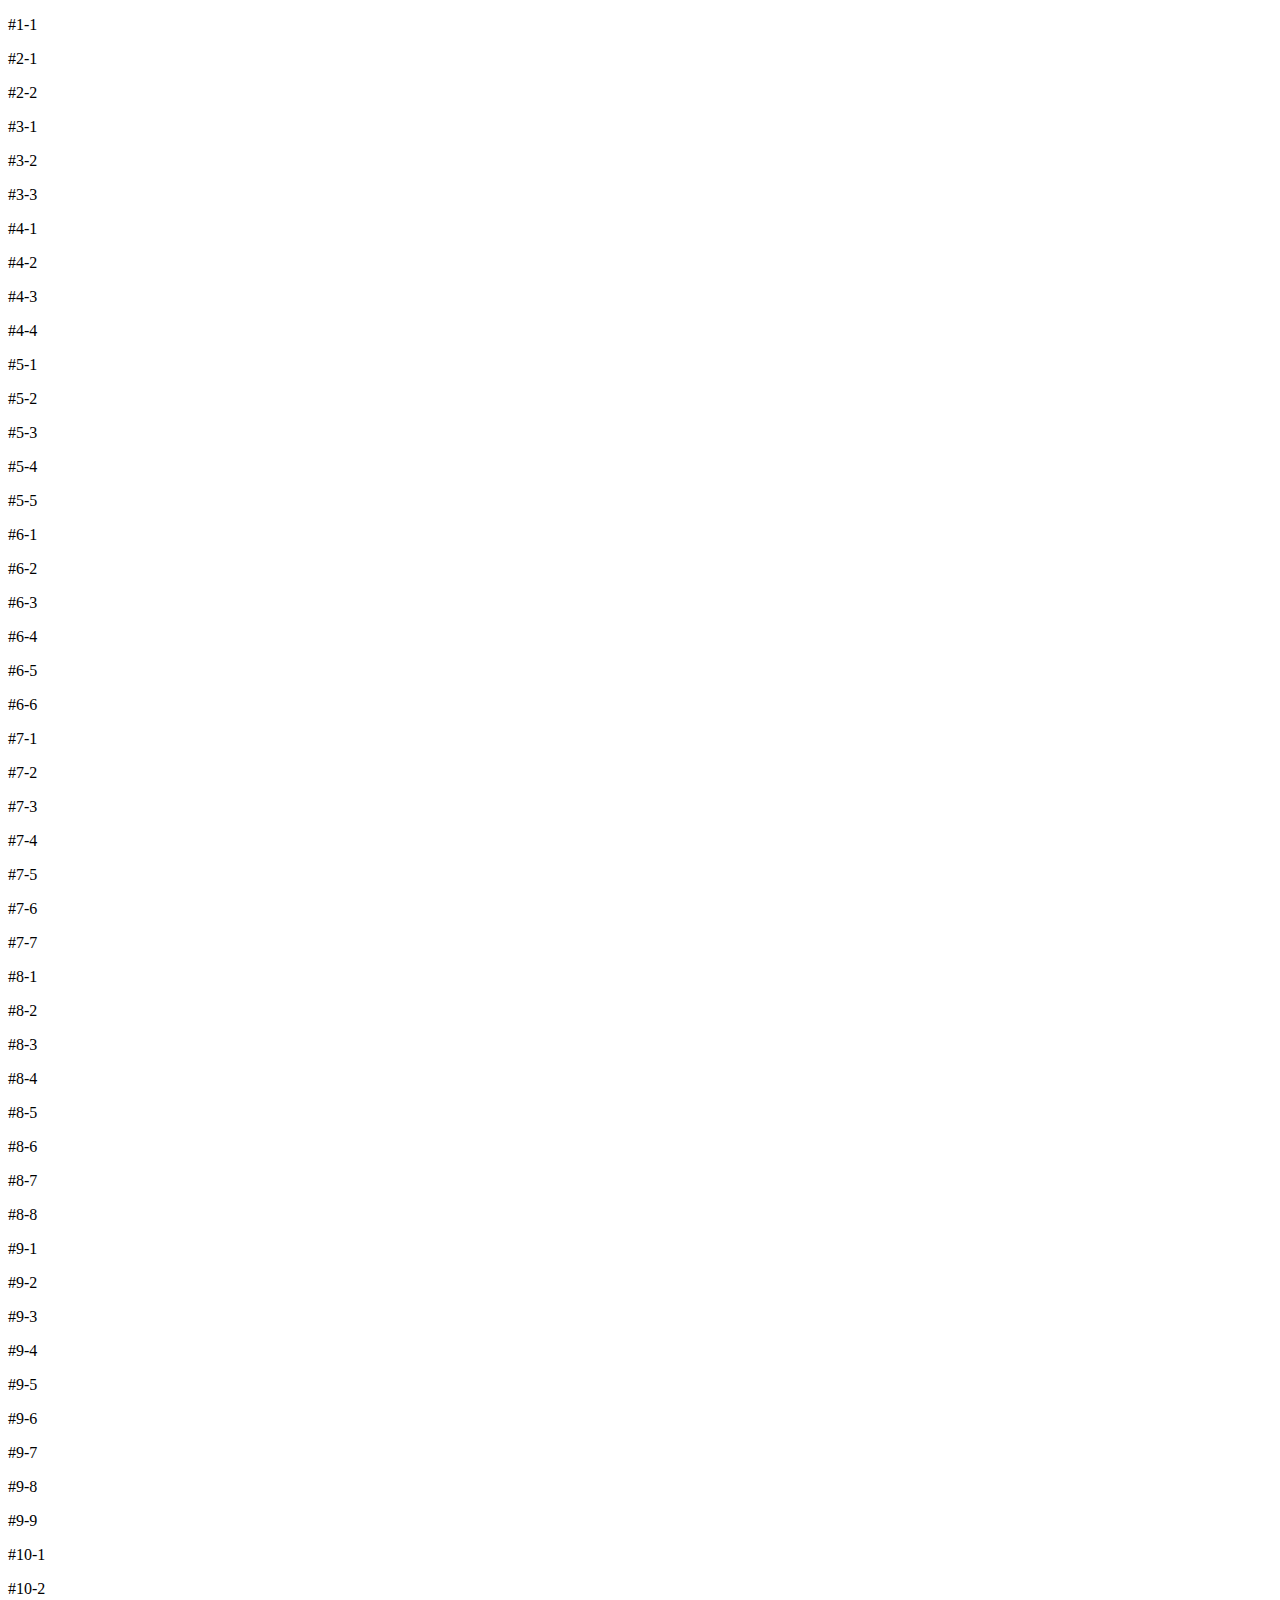
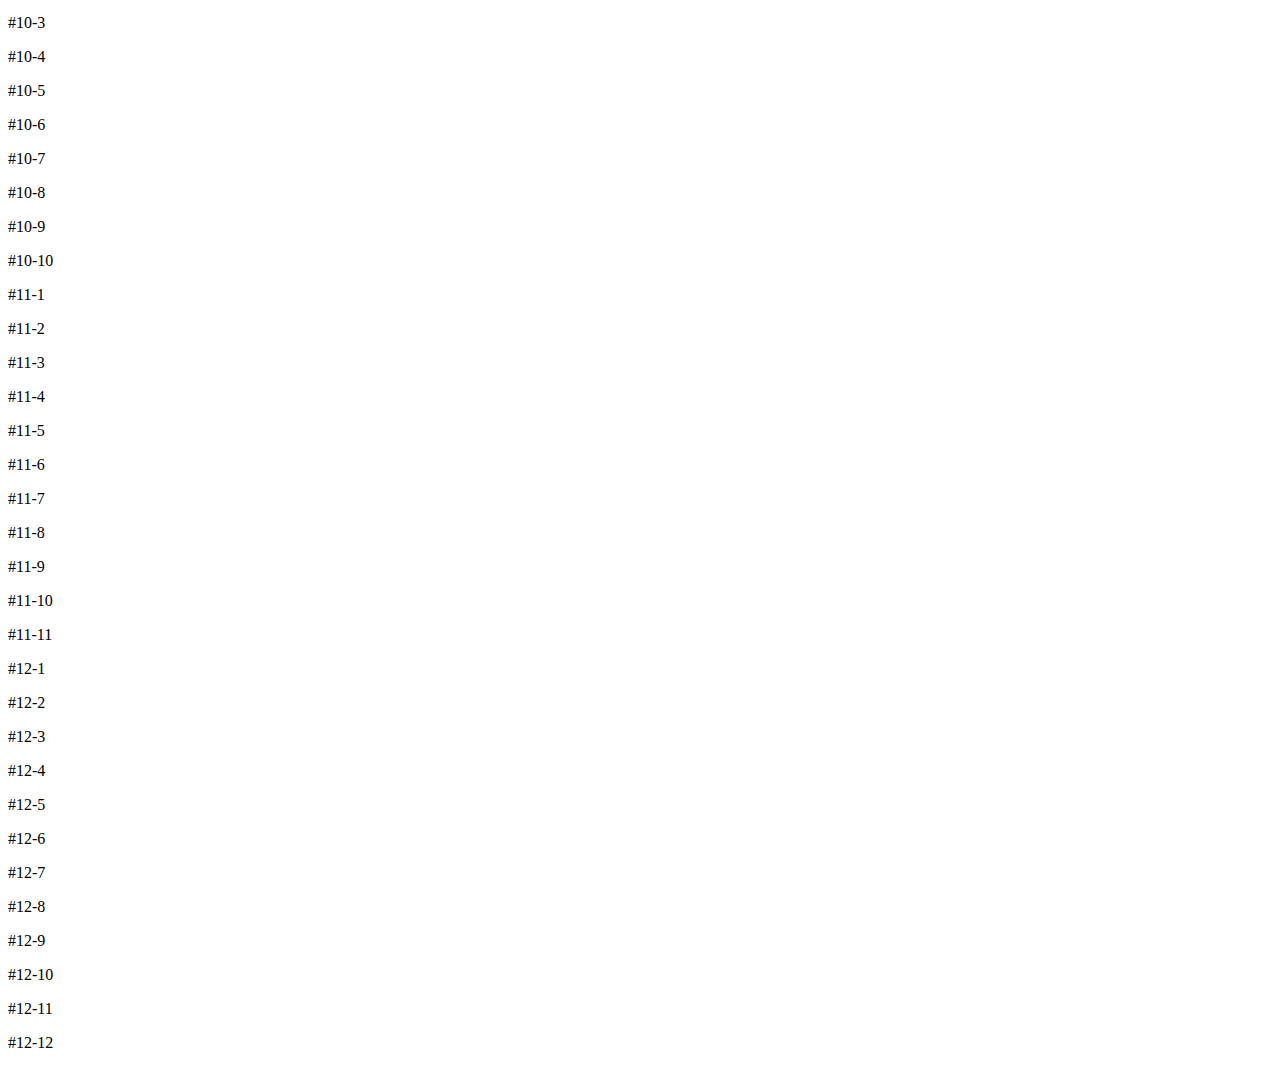
<file: HW_adaptive_par-2/index.html>
<!DOCTYPE html>
<html lang="en">
<head>
	<meta charset="UTF-8">
	<meta name="viewport" content="width=device-width, initial-scale=1.0">
	<title>Document</title>
</head>
<body>
	<div class="wrapper">
		<div class="row row-1">
			<div class="element">
				<p>#1-1</p>
			</div>
		</div>
		<div class="row row-2">
			<div class="element">
				<p>#2-1</p>
			</div>
			<div class="element">
				<p>#2-2</p>
			</div>
		</div>
		<div class="row row-3">
			<div class="element">
				<p>#3-1</p>
			</div>
			<div class="element">
				<p>#3-2</p>
			</div>
			<div class="element">
				<p>#3-3</p>
			</div>
		</div>
		<div class="row row-4">
			<div class="element">
				<p>#4-1</p>
			</div>
			<div class="element">
				<p>#4-2</p>
			</div>
			<div class="element">
				<p>#4-3</p>
			</div>
			<div class="element">
				<p>#4-4</p>
			</div>
		</div>
		<div class="row row-5">
			<div class="element">
				<p>#5-1</p>
			</div>
			<div class="element">
				<p>#5-2</p>
			</div>
			<div class="element">
				<p>#5-3</p>
			</div>
			<div class="element">
				<p>#5-4</p>
			</div>
			<div class="element">
				<p>#5-5</p>
			</div>
		</div>
		<div class="row row-6">
			<div class="element">
				<p>#6-1</p>
			</div>
			<div class="element">
				<p>#6-2</p>
			</div>
			<div class="element">
				<p>#6-3</p>
			</div>
			<div class="element">
				<p>#6-4</p>
			</div>
			<div class="element">
				<p>#6-5</p>
			</div>
			<div class="element">
				<p>#6-6</p>
			</div>
		</div>
		<div class="row row-7">
			<div class="element">
				<p>#7-1</p>
			</div>
			<div class="element">
				<p>#7-2</p>
			</div>
			<div class="element">
				<p>#7-3</p>
			</div>
			<div class="element">
				<p>#7-4</p>
			</div>
			<div class="element">
				<p>#7-5</p>
			</div>
			<div class="element">
				<p>#7-6</p>
			</div>
			<div class="element">
				<p>#7-7</p>
			</div>
		</div>
		<div class="row row-8">
			<div class="element">
				<p>#8-1</p>
			</div>
			<div class="element">
				<p>#8-2</p>
			</div>
			<div class="element">
				<p>#8-3</p>
			</div>
			<div class="element">
				<p>#8-4</p>
			</div>
			<div class="element">
				<p>#8-5</p>
			</div>
			<div class="element">
				<p>#8-6</p>
			</div>
			<div class="element">
				<p>#8-7</p>
			</div>
			<div class="element">
				<p>#8-8</p>
			</div>
		</div>
		<div class="row row-9">
			<div class="element">
				<p>#9-1</p>
			</div>
			<div class="element">
				<p>#9-2</p>
			</div>
			<div class="element">
				<p>#9-3</p>
			</div>
			<div class="element">
				<p>#9-4</p>
			</div>
			<div class="element">
				<p>#9-5</p>
			</div>
			<div class="element">
				<p>#9-6</p>
			</div>
			<div class="element">
				<p>#9-7</p>
			</div>
			<div class="element">
				<p>#9-8</p>
			</div>
			<div class="element">
				<p>#9-9</p>
			</div>
		</div>
		<div class="row row-10">
			<div class="element">
				<p>#10-1</p>
			</div>
			<div class="element">
				<p>#10-2</p>
			</div>
			<div class="element">
				<p>#10-3</p>
			</div>
			<div class="element">
				<p>#10-4</p>
			</div>
			<div class="element">
				<p>#10-5</p>
			</div>
			<div class="element">
				<p>#10-6</p>
			</div>
			<div class="element">
				<p>#10-7</p>
			</div>
			<div class="element">
				<p>#10-8</p>
			</div>
			<div class="element">
				<p>#10-9</p>
			</div>
			<div class="element">
				<p>#10-10</p>
			</div>
		</div>
		<div class="row row-11">
			<div class="element">
				<p>#11-1</p>
			</div>
			<div class="element">
				<p>#11-2</p>
			</div>
			<div class="element">
				<p>#11-3</p>
			</div>
			<div class="element">
				<p>#11-4</p>
			</div>
			<div class="element">
				<p>#11-5</p>
			</div>
			<div class="element">
				<p>#11-6</p>
			</div>
			<div class="element">
				<p>#11-7</p>
			</div>
			<div class="element">
				<p>#11-8</p>
			</div>
			<div class="element">
				<p>#11-9</p>
			</div>
			<div class="element">
				<p>#11-10</p>
			</div>
			<div class="element">
				<p>#11-11</p>
			</div>
		</div>
		<div class="row row-12">
			<div class="element">
				<p>#12-1</p>
			</div>
			<div class="element">
				<p>#12-2</p>
			</div>
			<div class="element">
				<p>#12-3</p>
			</div>
			<div class="element">
				<p>#12-4</p>
			</div>
			<div class="element">
				<p>#12-5</p>
			</div>
			<div class="element">
				<p>#12-6</p>
			</div>
			<div class="element">
				<p>#12-7</p>
			</div>
			<div class="element">
				<p>#12-8</p>
			</div>
			<div class="element">
				<p>#12-9</p>
			</div>
			<div class="element">
				<p>#12-10</p>
			</div>
			<div class="element">
				<p>#12-11</p>
			</div>
			<div class="element">
				<p>#12-12</p>
			</div>
		</div>
	</div>
</body>
</html>
</file>
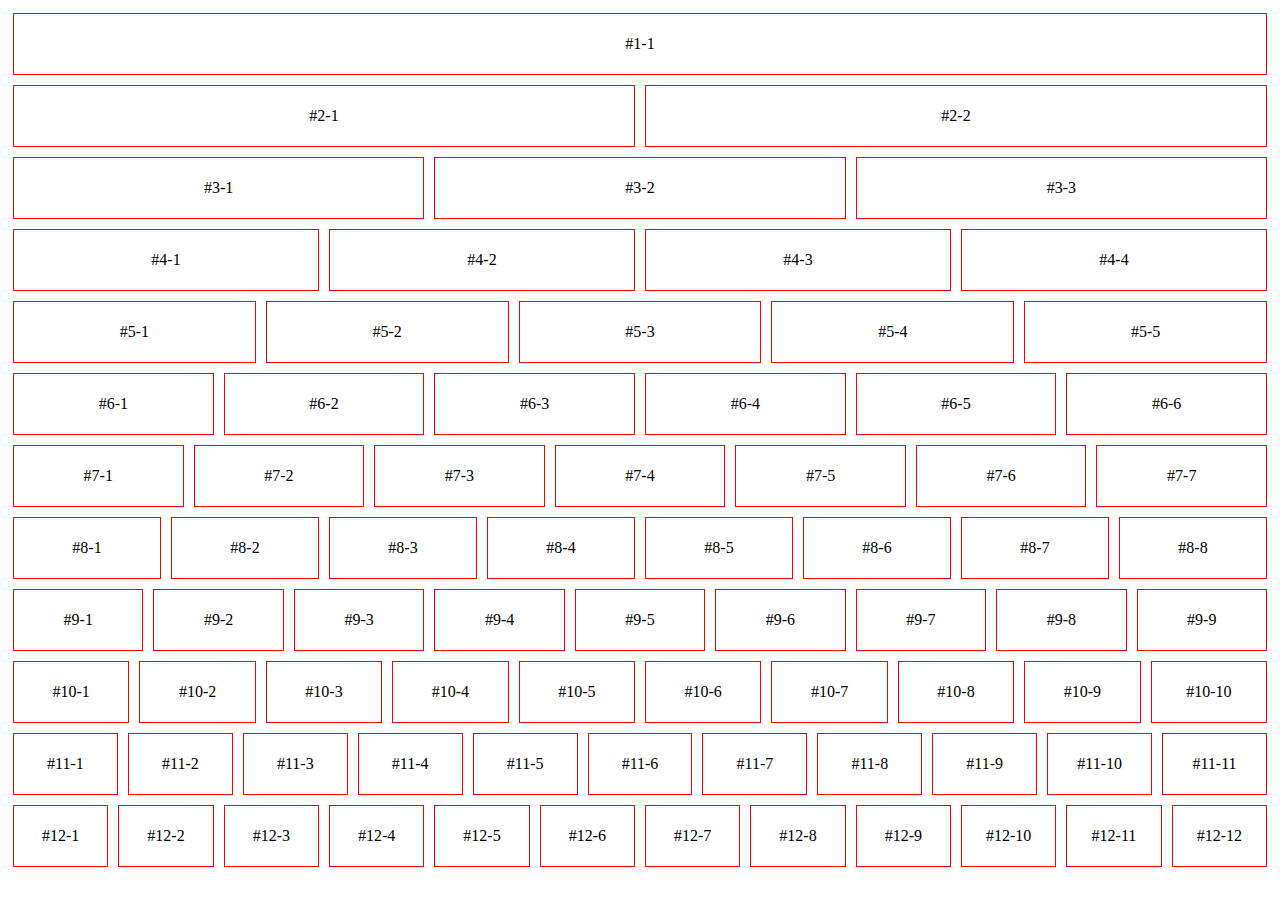
<file: HW_adaptive_par-3/index.html>
<!DOCTYPE html>
<html lang="en">
<head>
	<meta charset="UTF-8">
	<meta name="viewport" content="width=device-width, initial-scale=1.0">
	<title>Document</title>
	<link rel="stylesheet" href="style.css">
</head>
<body>
	<div class="wrapper">
		<div class="row row-1">
			<div class="element">
				<p>#1-1</p>
			</div>
		</div>
		<div class="row row-2">
			<div class="element">
				<p>#2-1</p>
			</div>
			<div class="element">
				<p>#2-2</p>
			</div>
		</div>
		<div class="row row-3">
			<div class="element">
				<p>#3-1</p>
			</div>
			<div class="element">
				<p>#3-2</p>
			</div>
			<div class="element">
				<p>#3-3</p>
			</div>
		</div>
		<div class="row row-4">
			<div class="element">
				<p>#4-1</p>
			</div>
			<div class="element">
				<p>#4-2</p>
			</div>
			<div class="element">
				<p>#4-3</p>
			</div>
			<div class="element">
				<p>#4-4</p>
			</div>
		</div>
		<div class="row row-5">
			<div class="element">
				<p>#5-1</p>
			</div>
			<div class="element">
				<p>#5-2</p>
			</div>
			<div class="element">
				<p>#5-3</p>
			</div>
			<div class="element">
				<p>#5-4</p>
			</div>
			<div class="element">
				<p>#5-5</p>
			</div>
		</div>
		<div class="row row-6">
			<div class="element">
				<p>#6-1</p>
			</div>
			<div class="element">
				<p>#6-2</p>
			</div>
			<div class="element">
				<p>#6-3</p>
			</div>
			<div class="element">
				<p>#6-4</p>
			</div>
			<div class="element">
				<p>#6-5</p>
			</div>
			<div class="element">
				<p>#6-6</p>
			</div>
		</div>
		<div class="row row-7">
			<div class="element">
				<p>#7-1</p>
			</div>
			<div class="element">
				<p>#7-2</p>
			</div>
			<div class="element">
				<p>#7-3</p>
			</div>
			<div class="element">
				<p>#7-4</p>
			</div>
			<div class="element">
				<p>#7-5</p>
			</div>
			<div class="element">
				<p>#7-6</p>
			</div>
			<div class="element">
				<p>#7-7</p>
			</div>
		</div>
		<div class="row row-8">
			<div class="element">
				<p>#8-1</p>
			</div>
			<div class="element">
				<p>#8-2</p>
			</div>
			<div class="element">
				<p>#8-3</p>
			</div>
			<div class="element">
				<p>#8-4</p>
			</div>
			<div class="element">
				<p>#8-5</p>
			</div>
			<div class="element">
				<p>#8-6</p>
			</div>
			<div class="element">
				<p>#8-7</p>
			</div>
			<div class="element">
				<p>#8-8</p>
			</div>
		</div>
		<div class="row row-9">
			<div class="element">
				<p>#9-1</p>
			</div>
			<div class="element">
				<p>#9-2</p>
			</div>
			<div class="element">
				<p>#9-3</p>
			</div>
			<div class="element">
				<p>#9-4</p>
			</div>
			<div class="element">
				<p>#9-5</p>
			</div>
			<div class="element">
				<p>#9-6</p>
			</div>
			<div class="element">
				<p>#9-7</p>
			</div>
			<div class="element">
				<p>#9-8</p>
			</div>
			<div class="element">
				<p>#9-9</p>
			</div>
		</div>
		<div class="row row-10">
			<div class="element">
				<p>#10-1</p>
			</div>
			<div class="element">
				<p>#10-2</p>
			</div>
			<div class="element">
				<p>#10-3</p>
			</div>
			<div class="element">
				<p>#10-4</p>
			</div>
			<div class="element">
				<p>#10-5</p>
			</div>
			<div class="element">
				<p>#10-6</p>
			</div>
			<div class="element">
				<p>#10-7</p>
			</div>
			<div class="element">
				<p>#10-8</p>
			</div>
			<div class="element">
				<p>#10-9</p>
			</div>
			<div class="element">
				<p>#10-10</p>
			</div>
		</div>
		<div class="row row-11">
			<div class="element">
				<p>#11-1</p>
			</div>
			<div class="element">
				<p>#11-2</p>
			</div>
			<div class="element">
				<p>#11-3</p>
			</div>
			<div class="element">
				<p>#11-4</p>
			</div>
			<div class="element">
				<p>#11-5</p>
			</div>
			<div class="element">
				<p>#11-6</p>
			</div>
			<div class="element">
				<p>#11-7</p>
			</div>
			<div class="element">
				<p>#11-8</p>
			</div>
			<div class="element">
				<p>#11-9</p>
			</div>
			<div class="element">
				<p>#11-10</p>
			</div>
			<div class="element">
				<p>#11-11</p>
			</div>
		</div>
		<div class="row row-12">
			<div class="element">
				<p>#12-1</p>
			</div>
			<div class="element">
				<p>#12-2</p>
			</div>
			<div class="element">
				<p>#12-3</p>
			</div>
			<div class="element">
				<p>#12-4</p>
			</div>
			<div class="element">
				<p>#12-5</p>
			</div>
			<div class="element">
				<p>#12-6</p>
			</div>
			<div class="element">
				<p>#12-7</p>
			</div>
			<div class="element">
				<p>#12-8</p>
			</div>
			<div class="element">
				<p>#12-9</p>
			</div>
			<div class="element">
				<p>#12-10</p>
			</div>
			<div class="element">
				<p>#12-11</p>
			</div>
			<div class="element">
				<p>#12-12</p>
			</div>
		</div>
	</div>
</body>
</html>
</file>
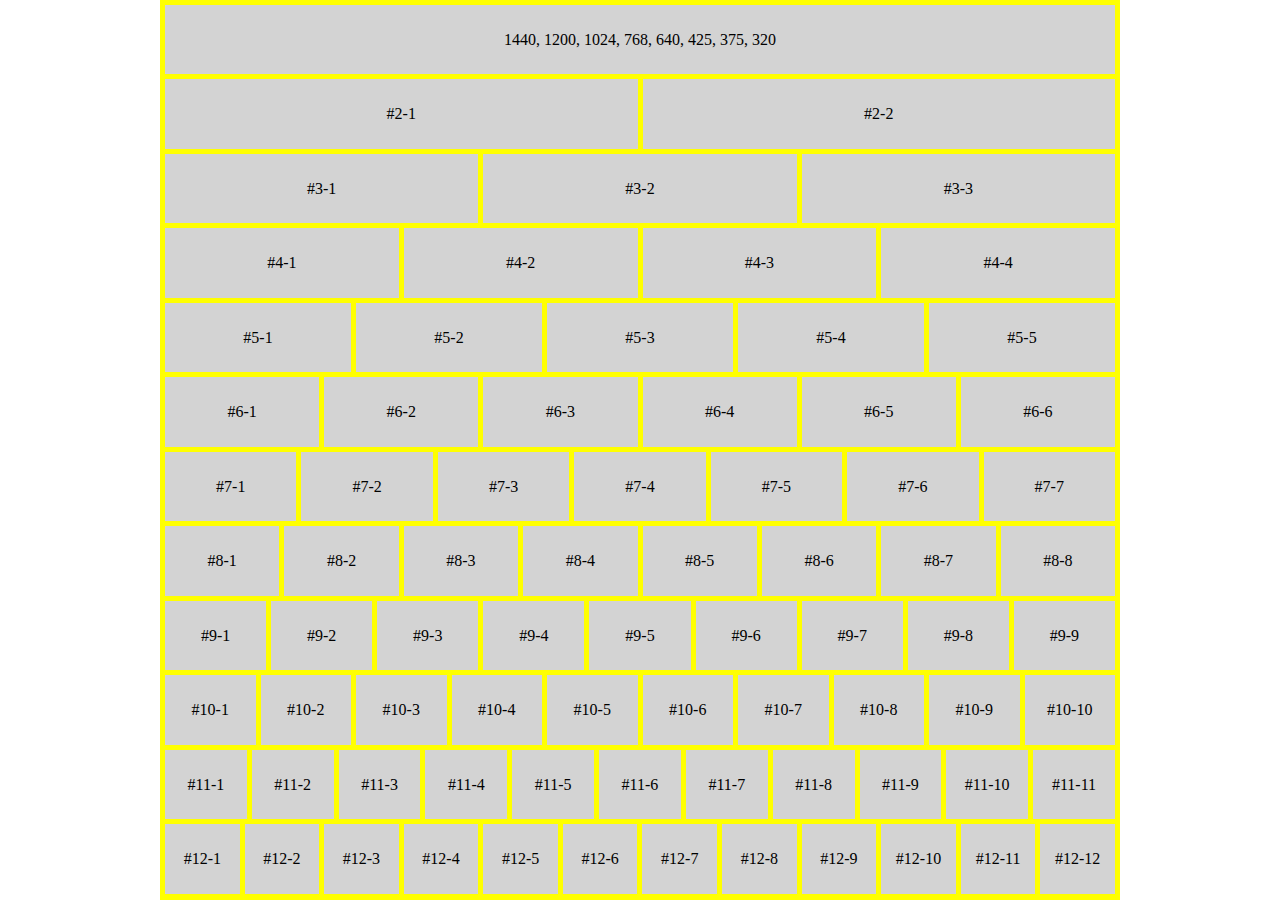
<file: HW_adaptive_part-2/index.html>
<!DOCTYPE html>
<html lang="en">

<head>
	<meta charset="UTF-8">
	<meta name="viewport" content="width=device-width, initial-scale=1.0">
	<title>Document</title>
	<link rel="stylesheet" href="style.css">
</head>

<body>
	<div class="wrapper">
		<div class="grid-container">
			<div class="row">
				<div class="element grid-1">
					<p>1440, 1200, 1024, 768, 640, 425, 375, 320</p>
				</div>
			</div>
			<div class="row">
				<div class="element grid-2">
					<p>#2-1</p>
				</div>
				<div class="element grid-2">
					<p>#2-2</p>
				</div>
			</div>
			<div class="row">
				<div class="element grid-3">
					<p>#3-1</p>
				</div>
				<div class="element grid-3">
					<p>#3-2</p>
				</div>
				<div class="element grid-3">
					<p>#3-3</p>
				</div>
			</div>
			<div class="row">
				<div class="element grid-4">
					<p>#4-1</p>
				</div>
				<div class="element grid-4">
					<p>#4-2</p>
				</div>
				<div class="element grid-4">
					<p>#4-3</p>
				</div>
				<div class="element grid-4">
					<p>#4-4</p>
				</div>
			</div>
			<div class="row">
				<div class="element grid-5">
					<p>#5-1</p>
				</div>
				<div class="element grid-5">
					<p>#5-2</p>
				</div>
				<div class="element grid-5">
					<p>#5-3</p>
				</div>
				<div class="element grid-5">
					<p>#5-4</p>
				</div>
				<div class="element grid-5">
					<p>#5-5</p>
				</div>
			</div>
			<div class="row">
				<div class="element grid-6">
					<p>#6-1</p>
				</div>
				<div class="element grid-6">
					<p>#6-2</p>
				</div>
				<div class="element grid-6">
					<p>#6-3</p>
				</div>
				<div class="element grid-6">
					<p>#6-4</p>
				</div>
				<div class="element grid-6">
					<p>#6-5</p>
				</div>
				<div class="element grid-6">
					<p>#6-6</p>
				</div>
			</div>
			<div class="row">
				<div class="element grid-7">
					<p>#7-1</p>
				</div>
				<div class="element grid-7">
					<p>#7-2</p>
				</div>
				<div class="element grid-7">
					<p>#7-3</p>
				</div>
				<div class="element grid-7">
					<p>#7-4</p>
				</div>
				<div class="element grid-7">
					<p>#7-5</p>
				</div>
				<div class="element grid-7">
					<p>#7-6</p>
				</div>
				<div class="element grid-7">
					<p>#7-7</p>
				</div>
			</div>
			<div class="row">
				<div class="element grid-8">
					<p>#8-1</p>
				</div>
				<div class="element grid-8">
					<p>#8-2</p>
				</div>
				<div class="element grid-8">
					<p>#8-3</p>
				</div>
				<div class="element grid-8">
					<p>#8-4</p>
				</div>
				<div class="element grid-8">
					<p>#8-5</p>
				</div>
				<div class="element grid-8">
					<p>#8-6</p>
				</div>
				<div class="element grid-8">
					<p>#8-7</p>
				</div>
				<div class="element grid-8">
					<p>#8-8</p>
				</div>
			</div>
			<div class="row">
				<div class="element grid-9">
					<p>#9-1</p>
				</div>
				<div class="element grid-9">
					<p>#9-2</p>
				</div>
				<div class="element grid-9">
					<p>#9-3</p>
				</div>
				<div class="element grid-9">
					<p>#9-4</p>
				</div>
				<div class="element grid-9">
					<p>#9-5</p>
				</div>
				<div class="element grid-9">
					<p>#9-6</p>
				</div>
				<div class="element grid-9">
					<p>#9-7</p>
				</div>
				<div class="element grid-9">
					<p>#9-8</p>
				</div>
				<div class="element grid-9">
					<p>#9-9</p>
				</div>
			</div>
			<div class="row">
				<div class="element grid-10">
					<p>#10-1</p>
				</div>
				<div class="element grid-10">
					<p>#10-2</p>
				</div>
				<div class="element grid-10">
					<p>#10-3</p>
				</div>
				<div class="element grid-10">
					<p>#10-4</p>
				</div>
				<div class="element grid-10">
					<p>#10-5</p>
				</div>
				<div class="element grid-10">
					<p>#10-6</p>
				</div>
				<div class="element grid-10">
					<p>#10-7</p>
				</div>
				<div class="element grid-10">
					<p>#10-8</p>
				</div>
				<div class="element grid-10">
					<p>#10-9</p>
				</div>
				<div class="element grid-10">
					<p>#10-10</p>
				</div>
			</div>
			<div class="row">
				<div class="element grid-11">
					<p>#11-1</p>
				</div>
				<div class="element grid-11">
					<p>#11-2</p>
				</div>
				<div class="element grid-11">
					<p>#11-3</p>
				</div>
				<div class="element grid-11">
					<p>#11-4</p>
				</div>
				<div class="element grid-11">
					<p>#11-5</p>
				</div>
				<div class="element grid-11">
					<p>#11-6</p>
				</div>
				<div class="element grid-11">
					<p>#11-7</p>
				</div>
				<div class="element grid-11">
					<p>#11-8</p>
				</div>
				<div class="element grid-11">
					<p>#11-9</p>
				</div>
				<div class="element grid-11">
					<p>#11-10</p>
				</div>
				<div class="element grid-11">
					<p>#11-11</p>
				</div>
			</div>
			<div class="row">
				<div class="element grid-12">
					<p>#12-1</p>
				</div>
				<div class="element grid-12">
					<p>#12-2</p>
				</div>
				<div class="element grid-12">
					<p>#12-3</p>
				</div>
				<div class="element grid-12">
					<p>#12-4</p>
				</div>
				<div class="element grid-12">
					<p>#12-5</p>
				</div>
				<div class="element grid-12">
					<p>#12-6</p>
				</div>
				<div class="element grid-12">
					<p>#12-7</p>
				</div>
				<div class="element grid-12">
					<p>#12-8</p>
				</div>
				<div class="element grid-12">
					<p>#12-9</p>
				</div>
				<div class="element grid-12">
					<p>#12-10</p>
				</div>
				<div class="element grid-12">
					<p>#12-11</p>
				</div>
				<div class="element grid-12">
					<p>#12-12</p>
				</div>
			</div>


		</div>
	</div>
</body>

</html>
</file>
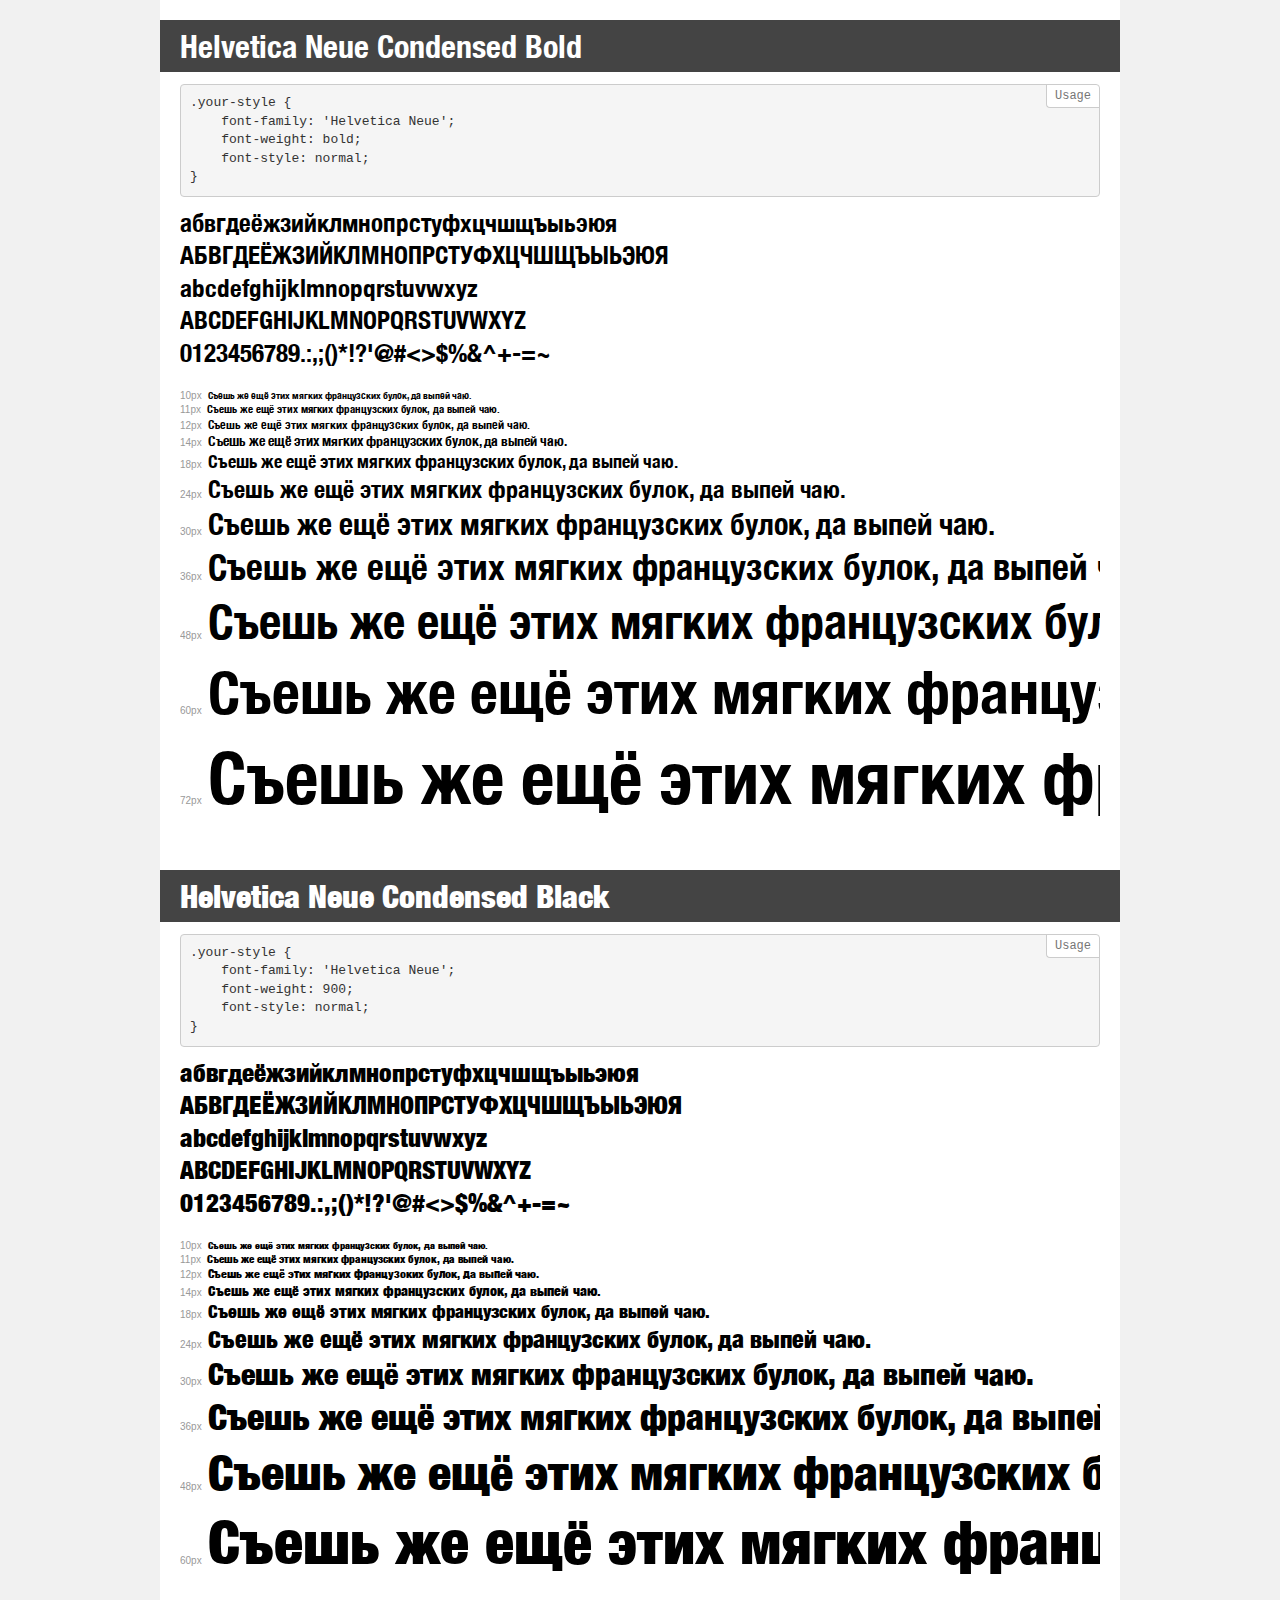
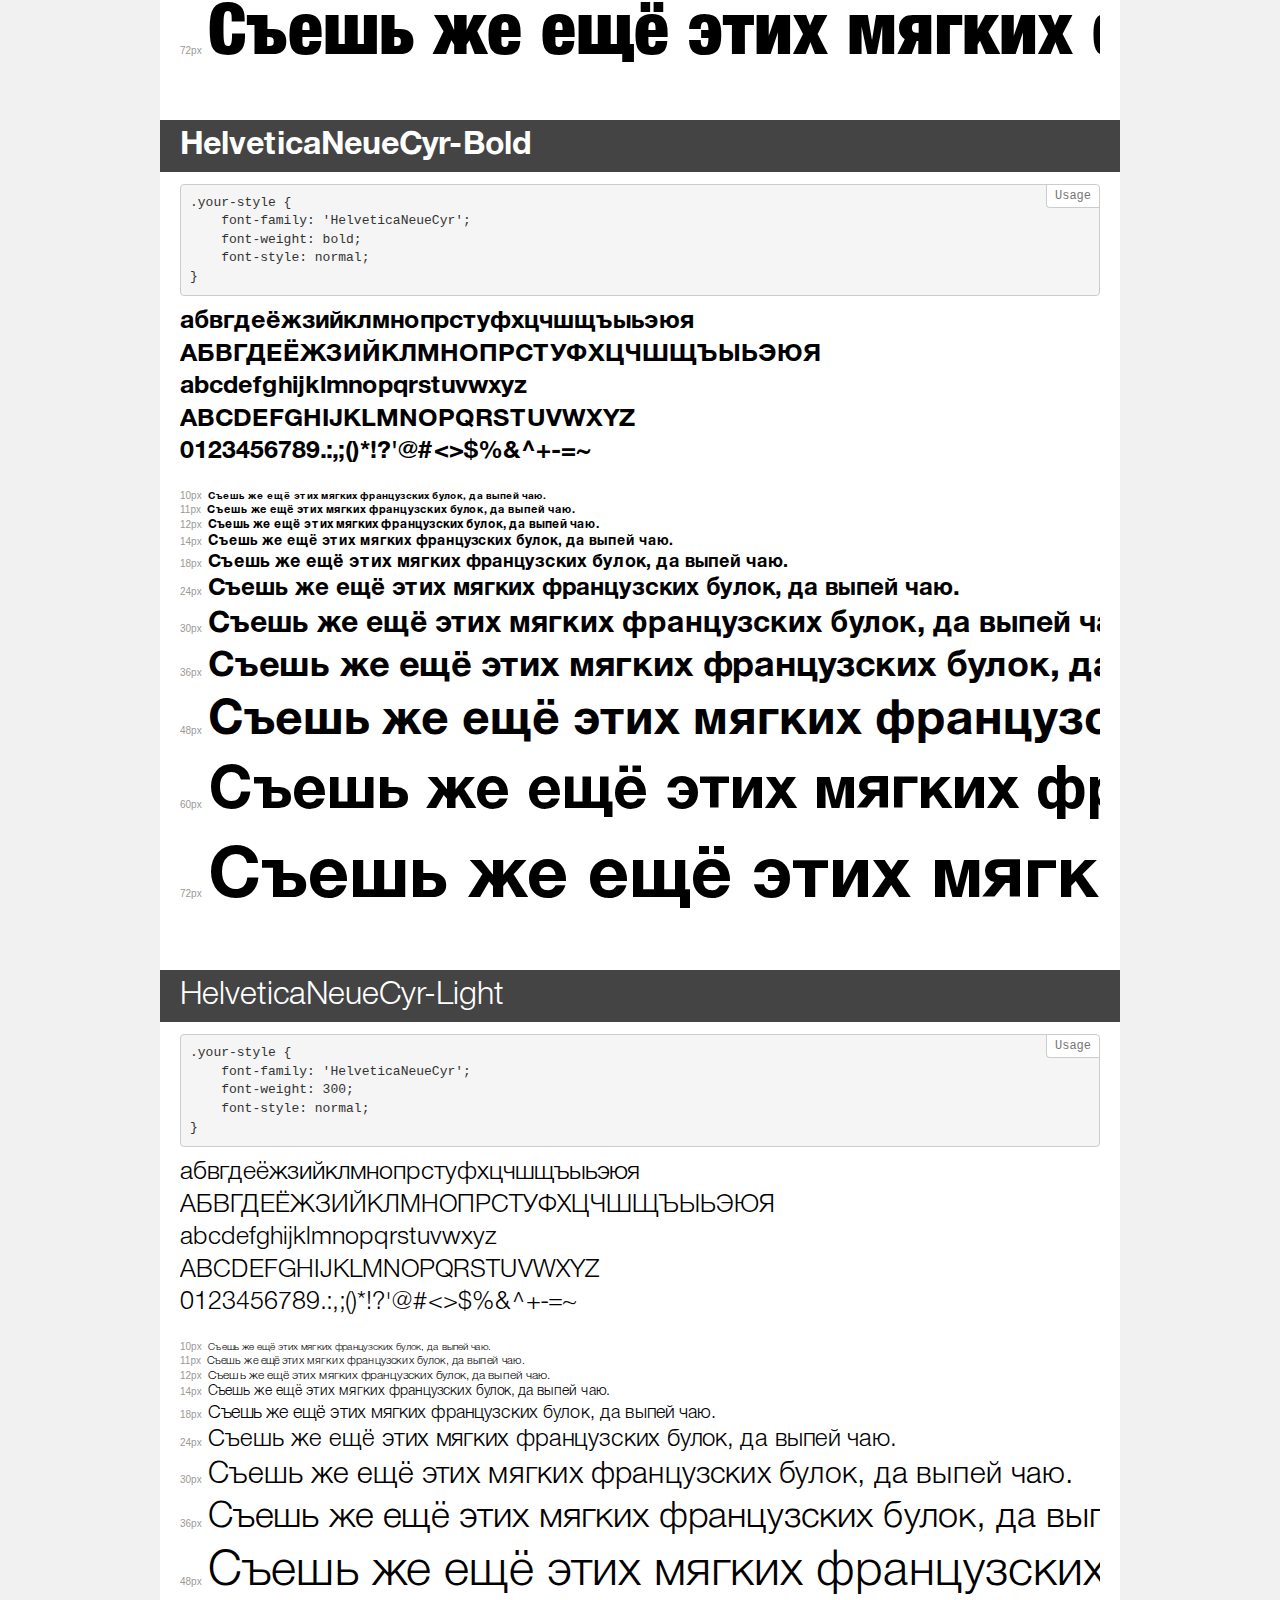
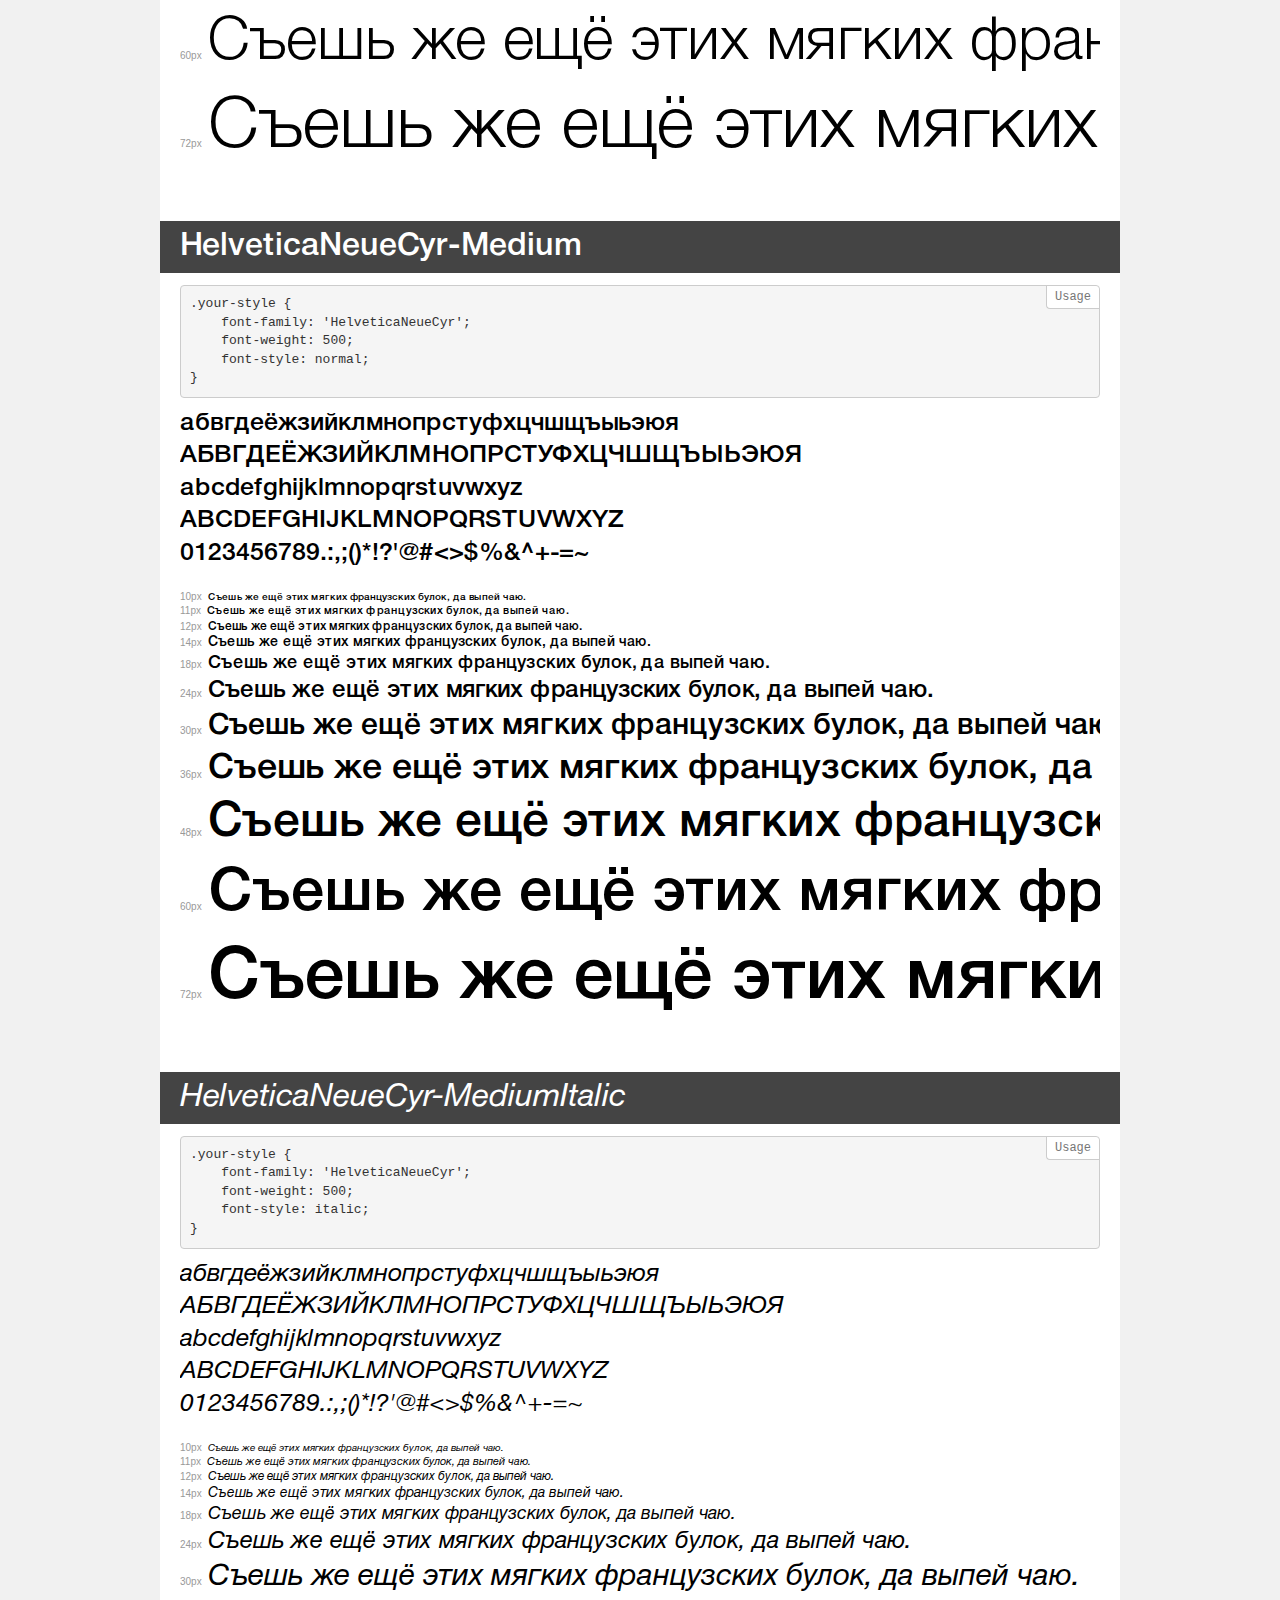
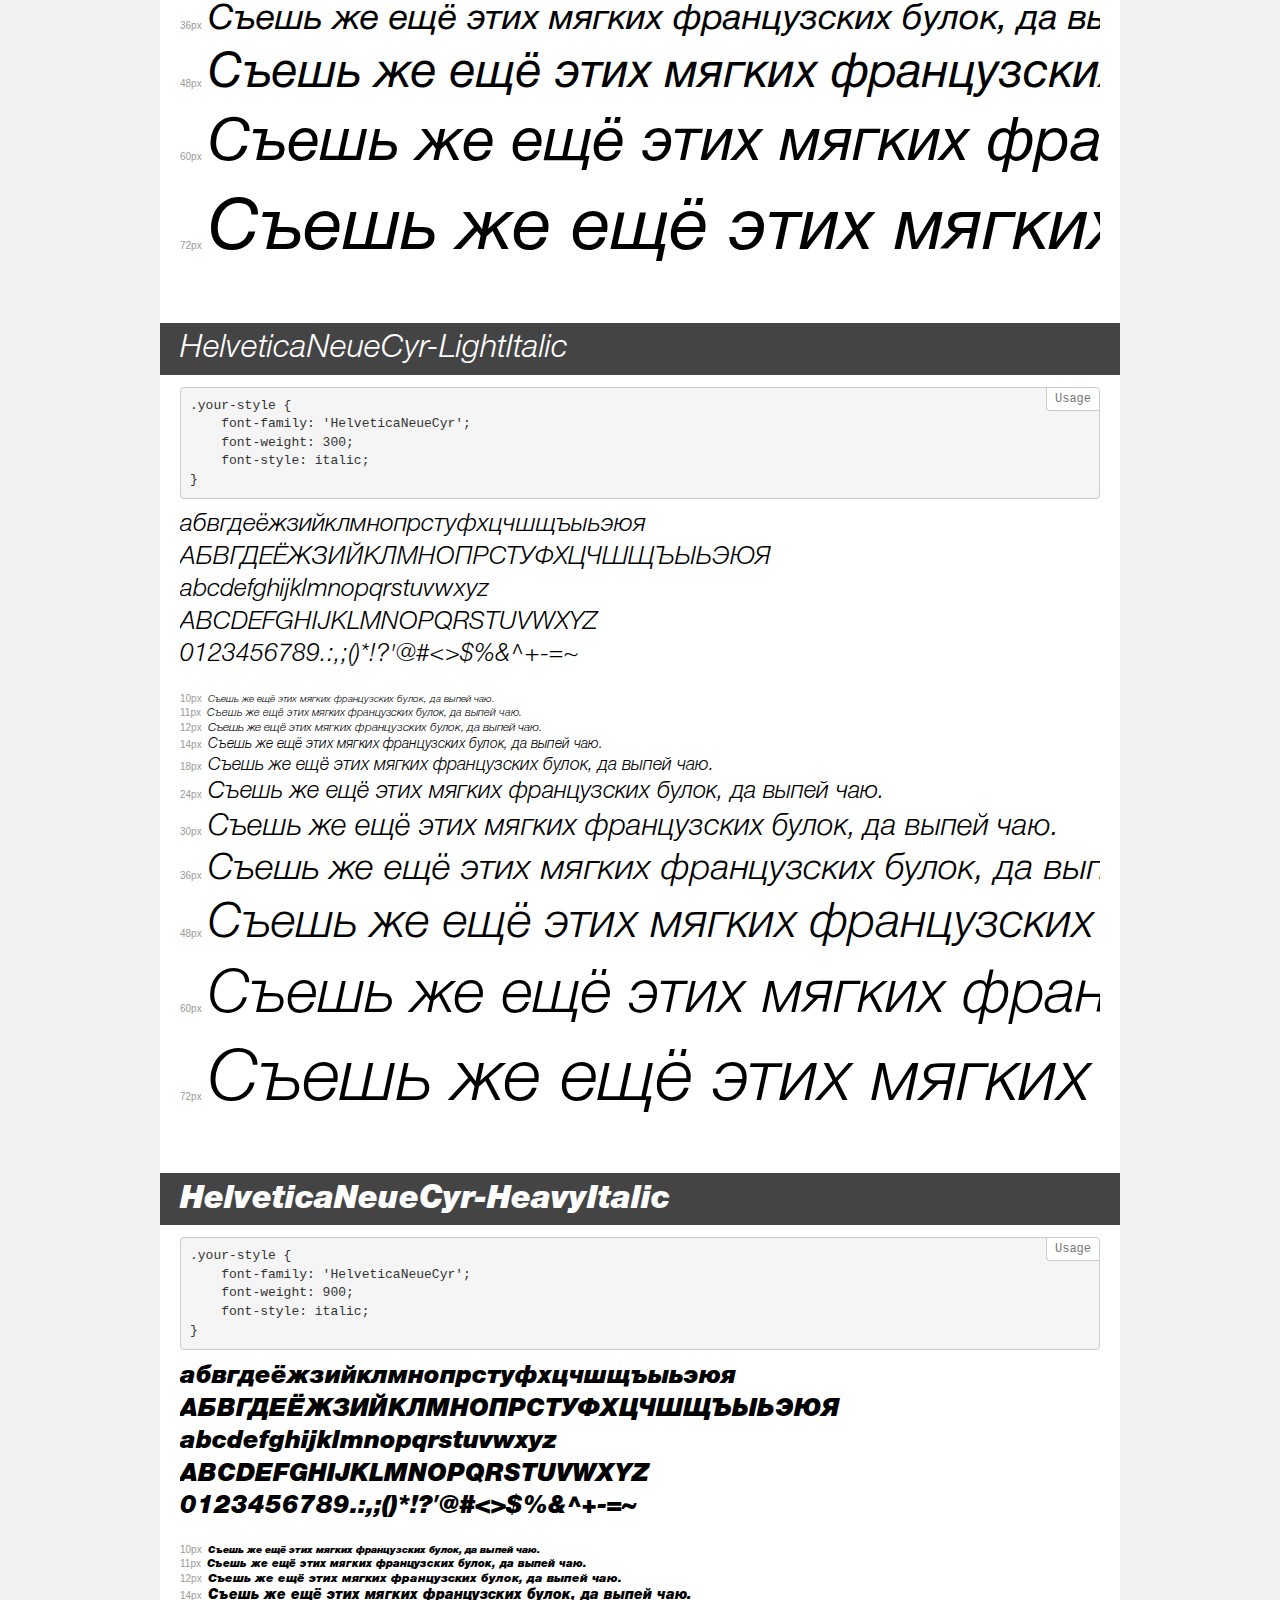
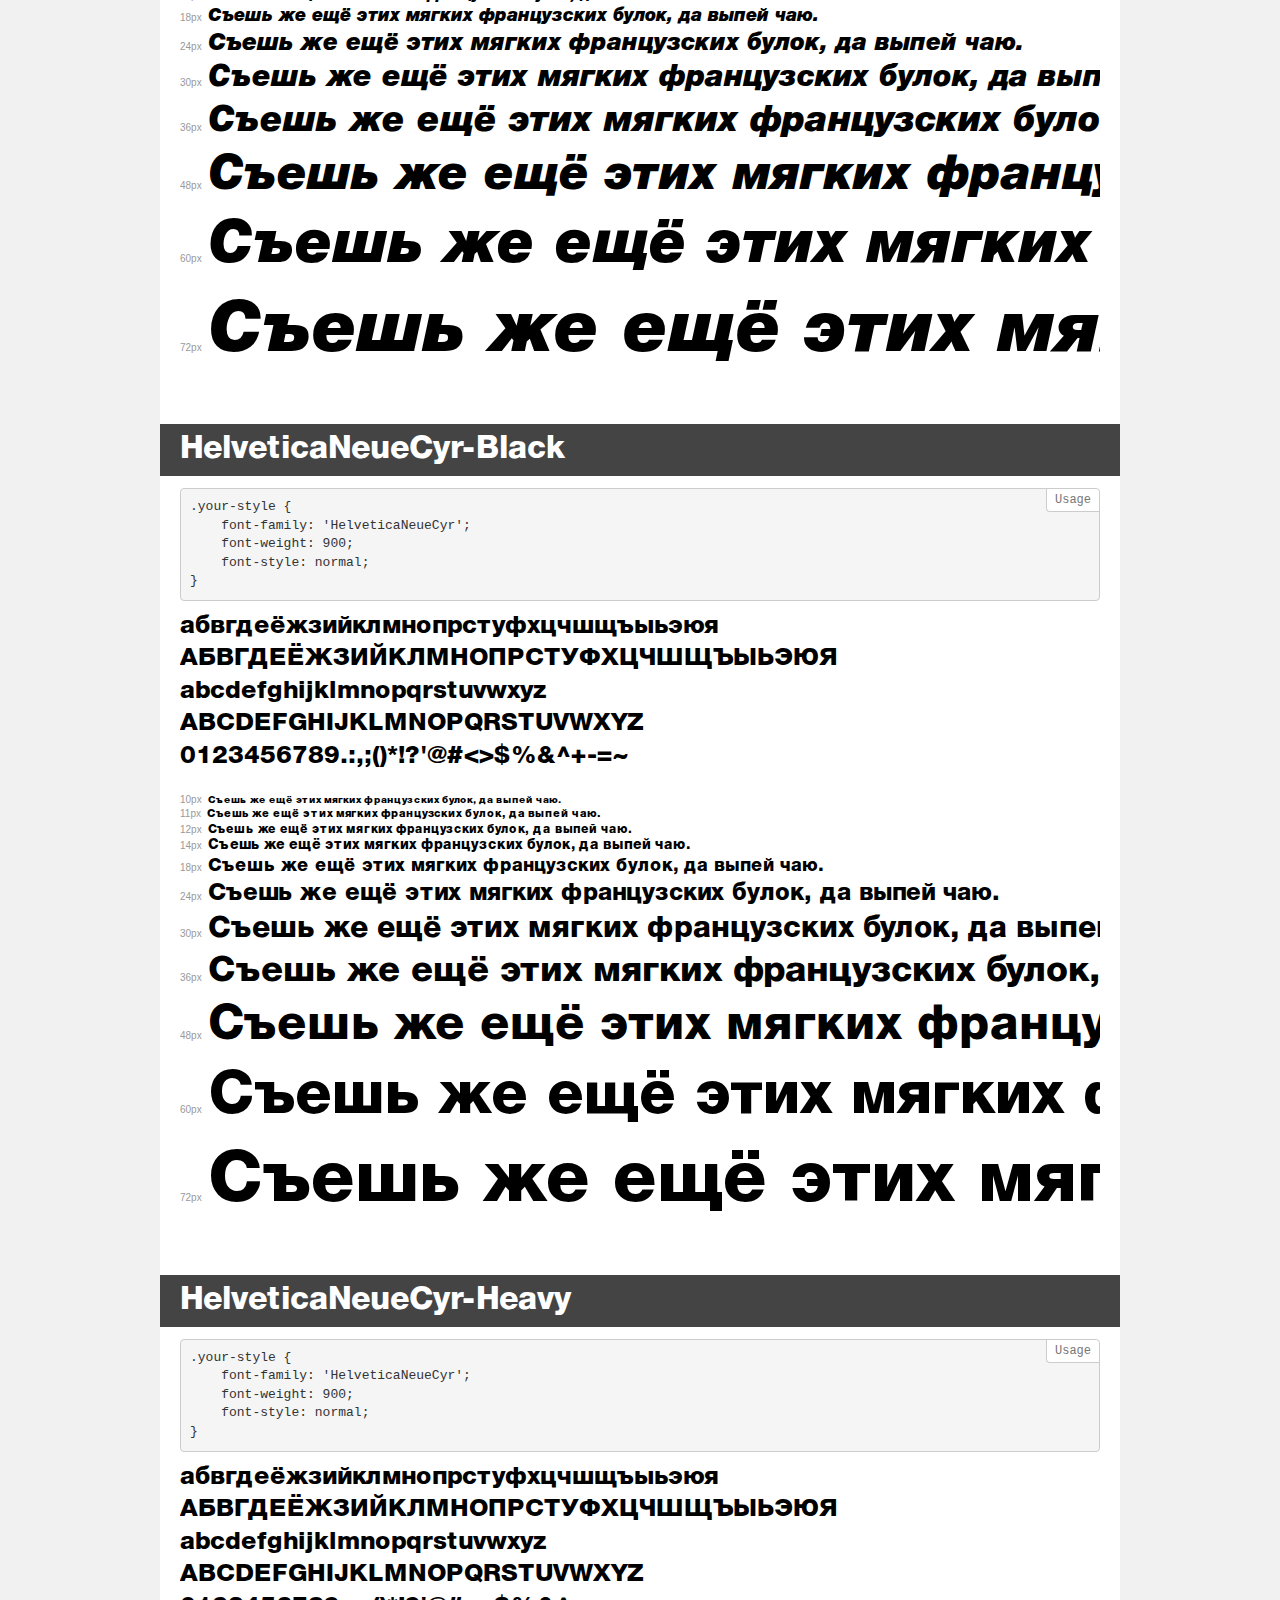
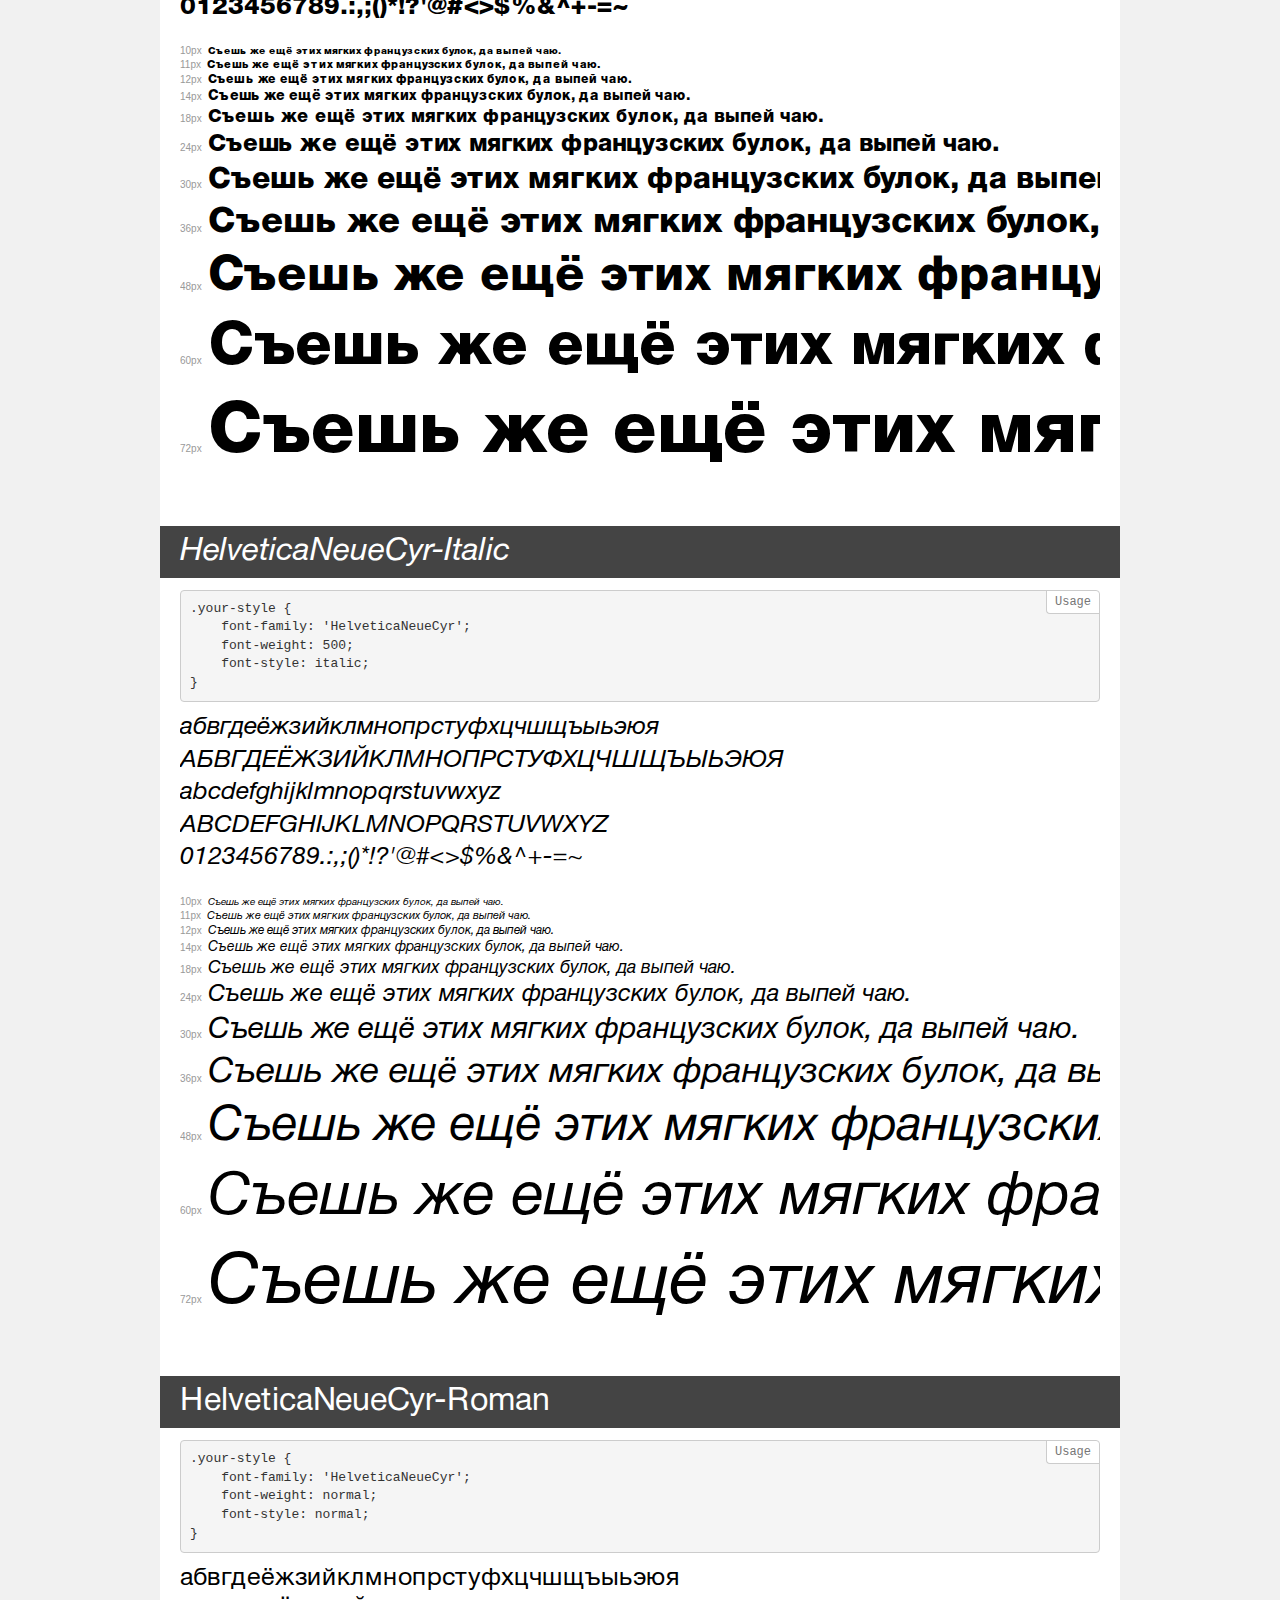
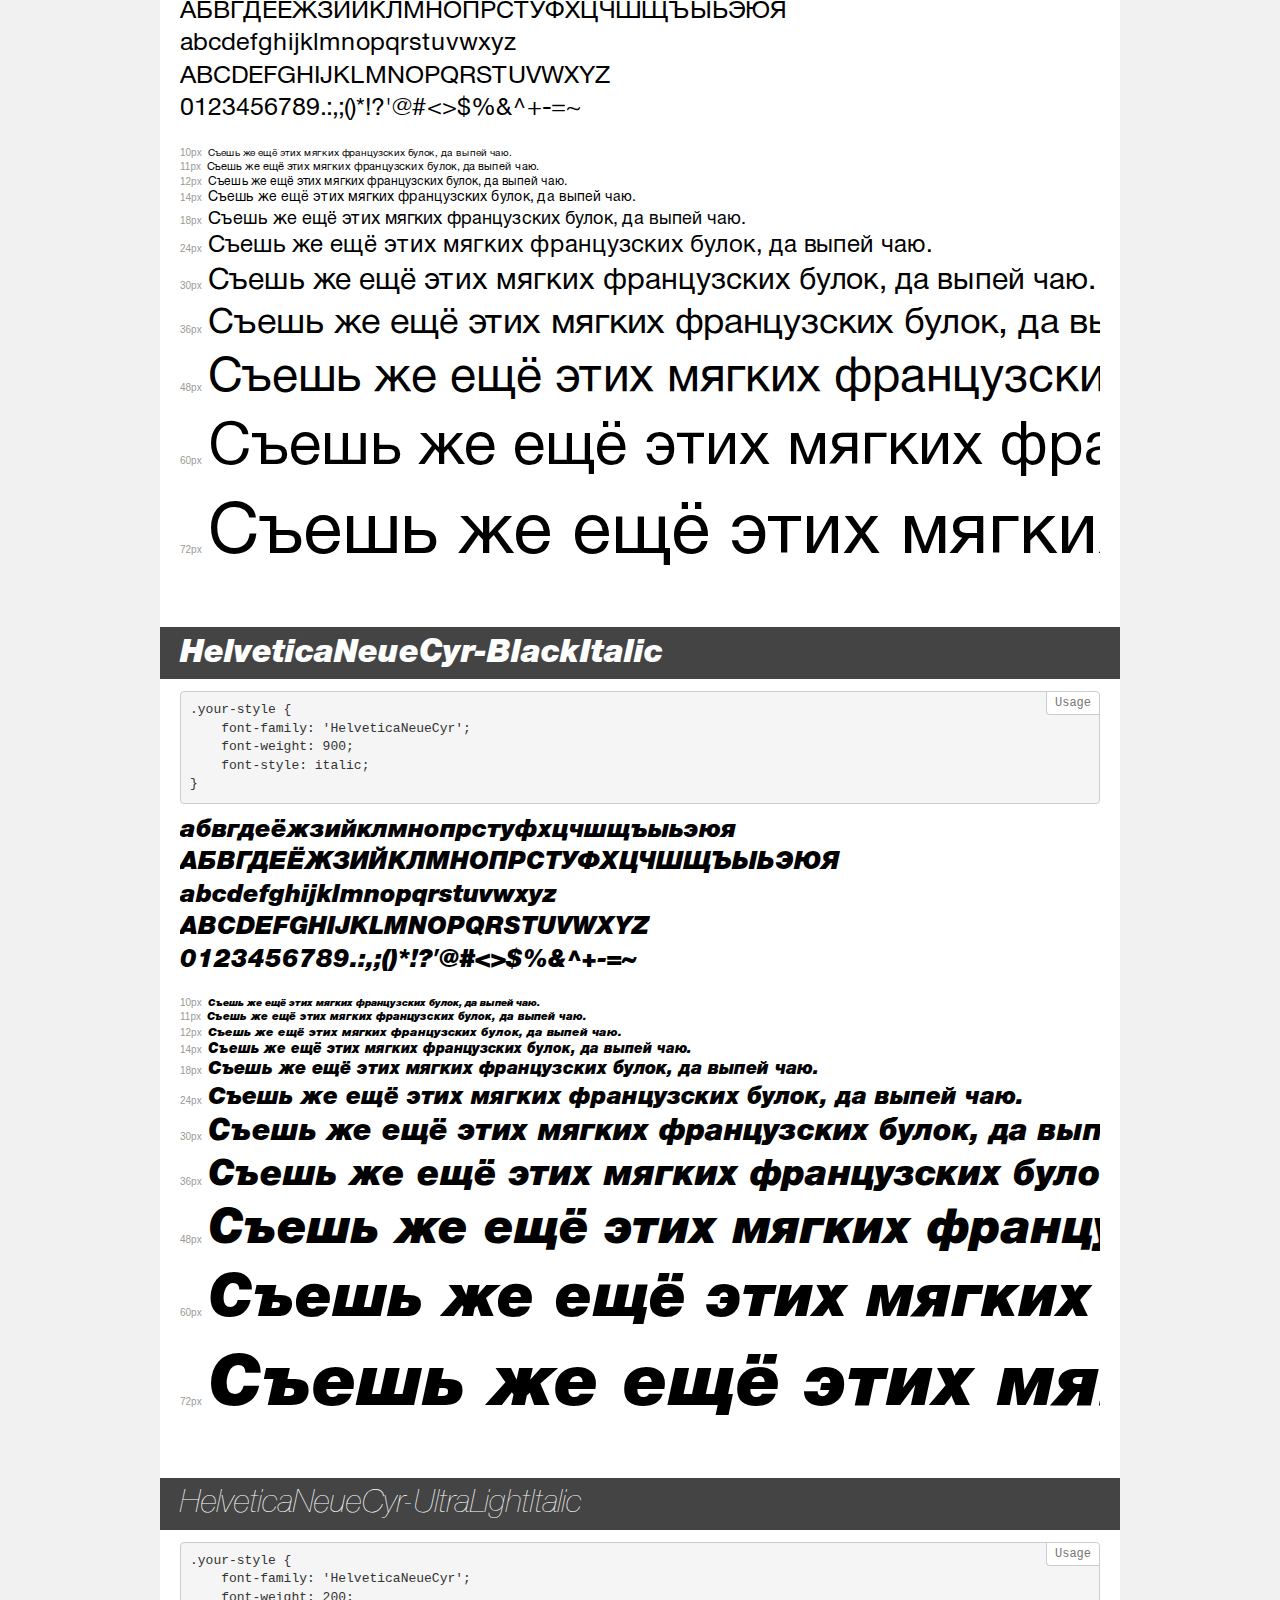
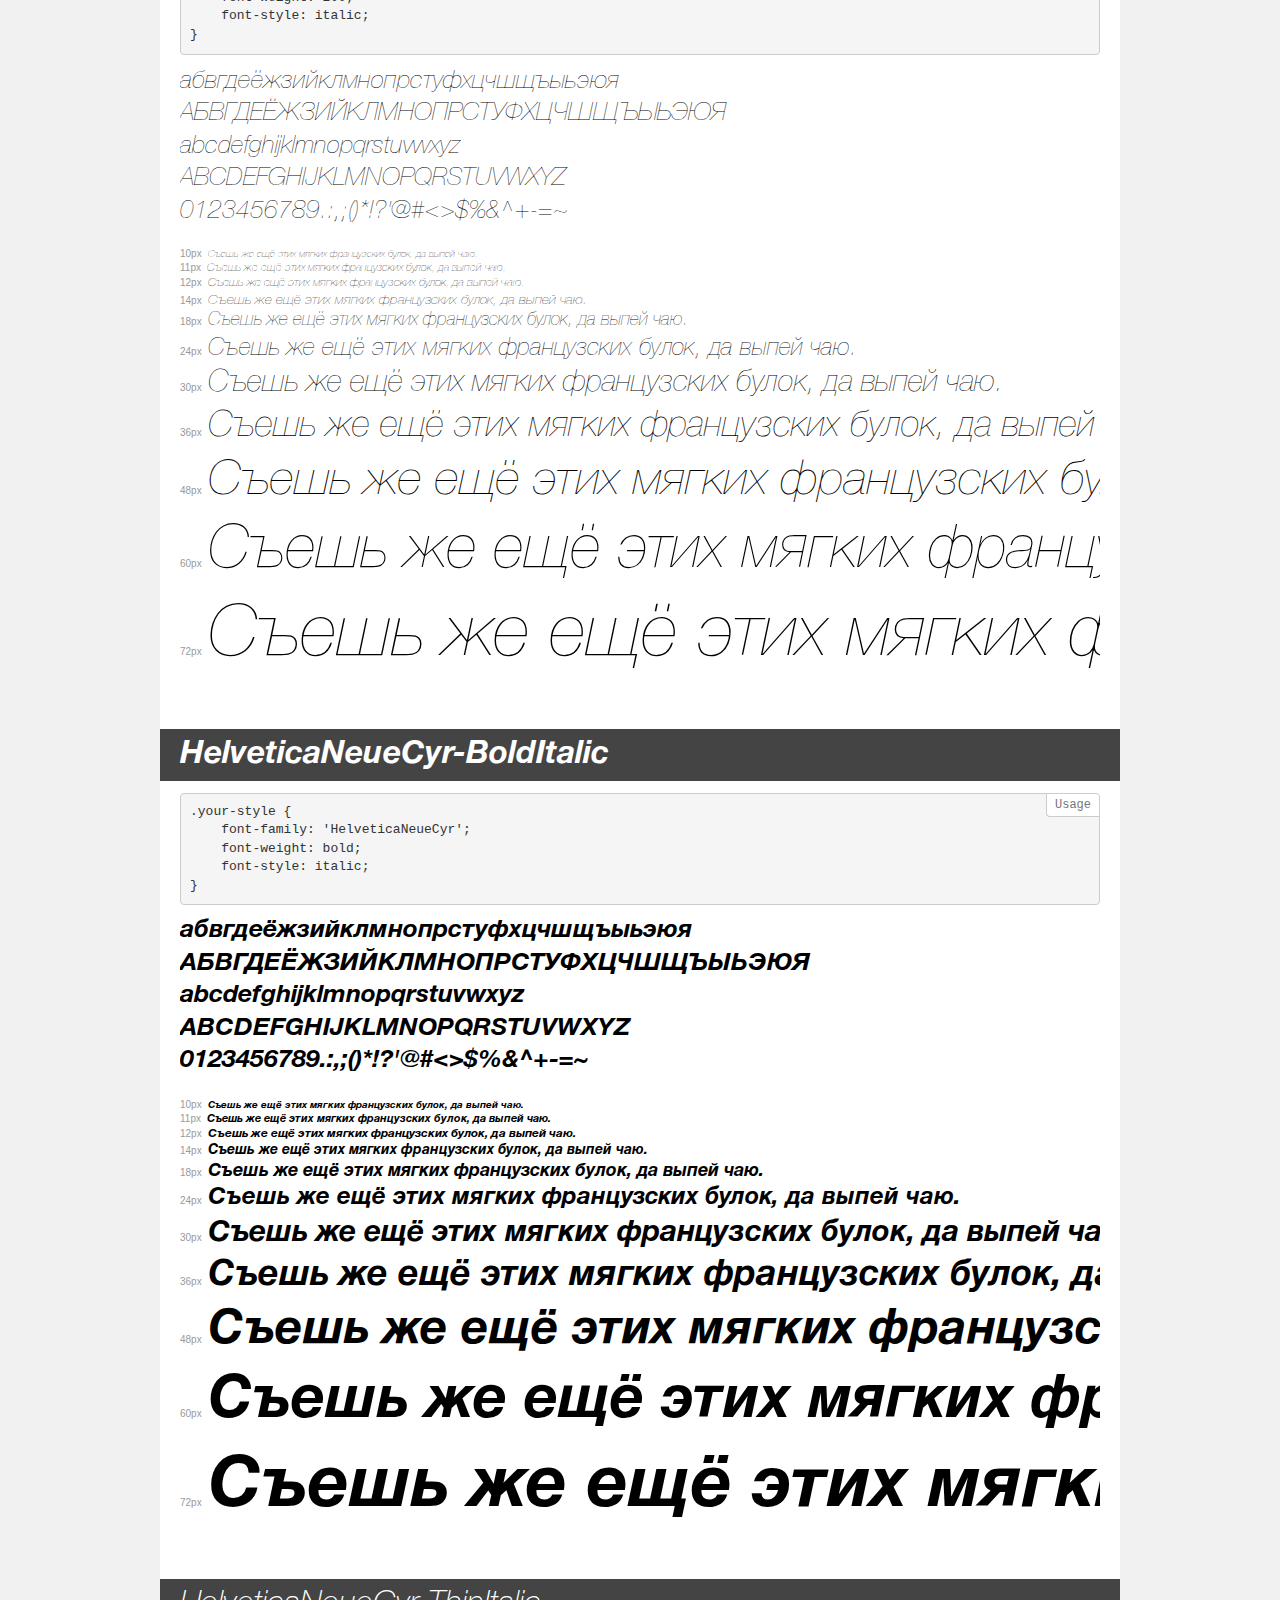
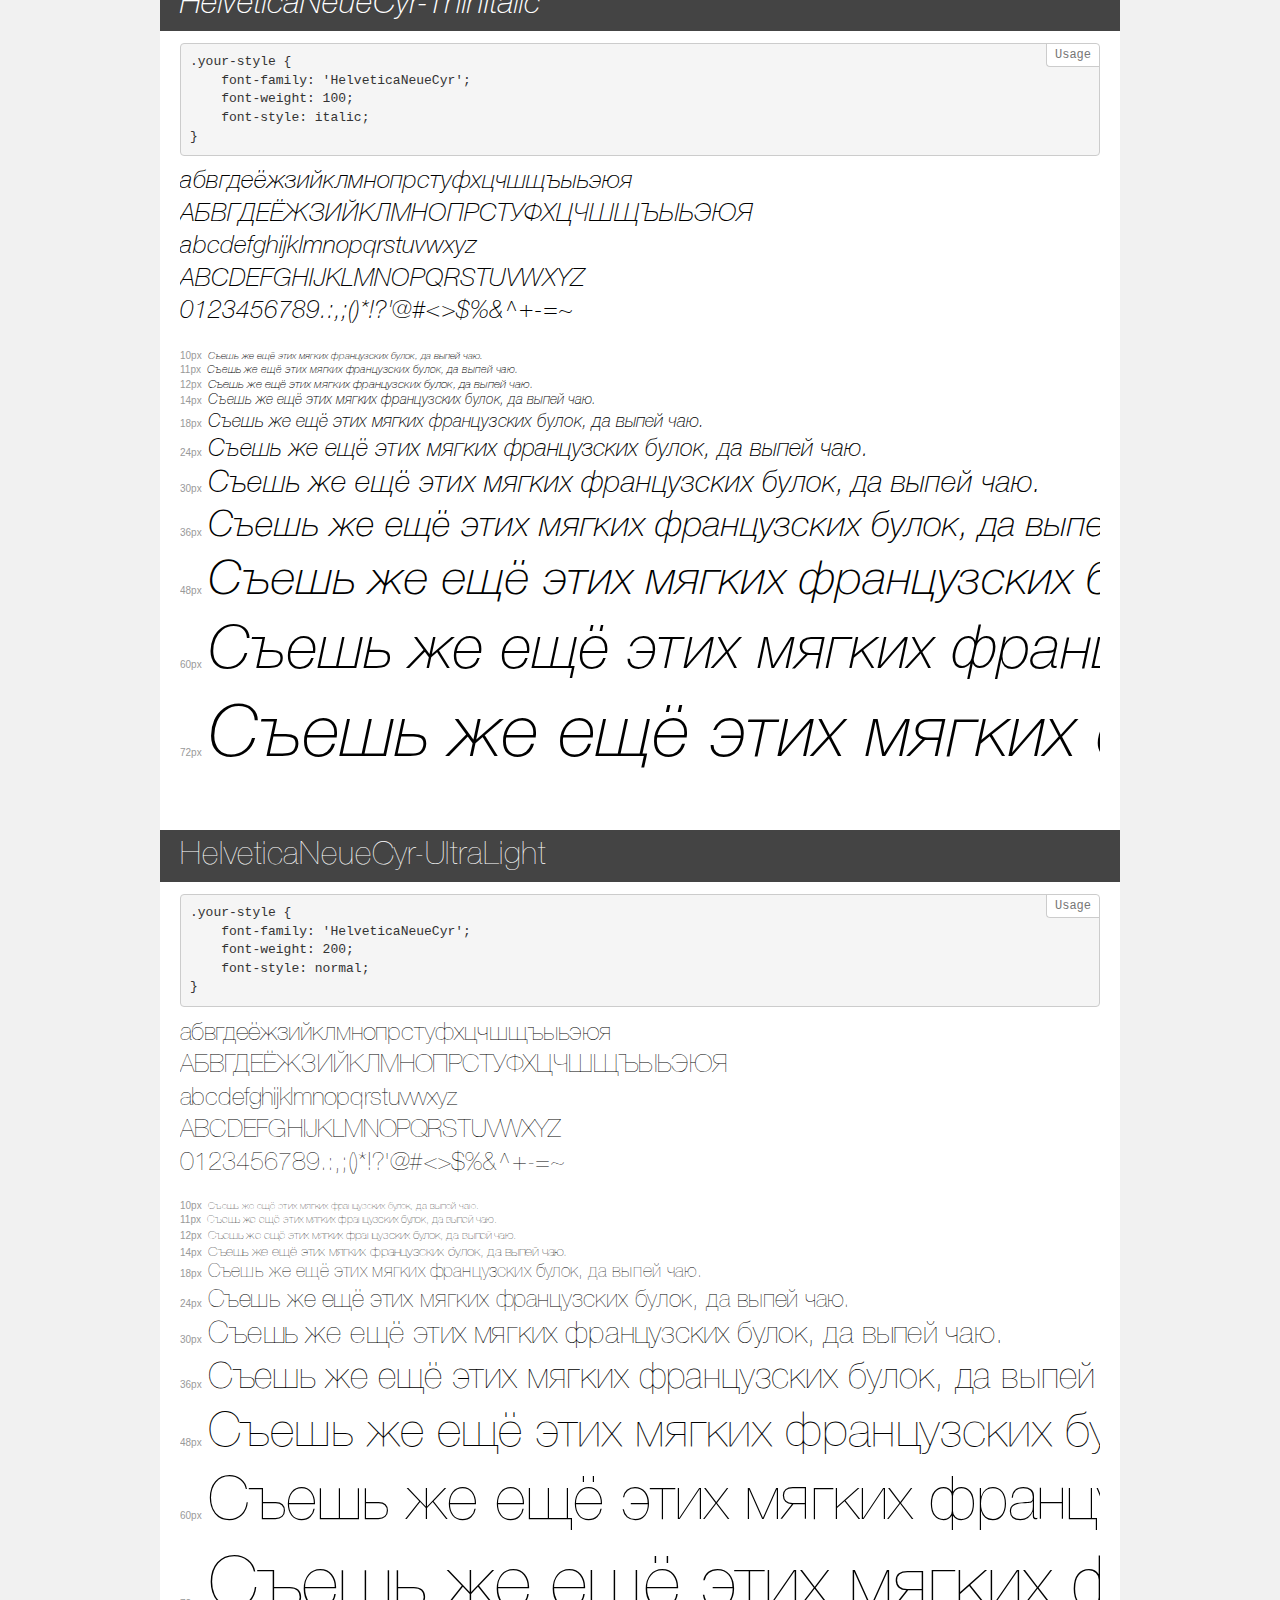
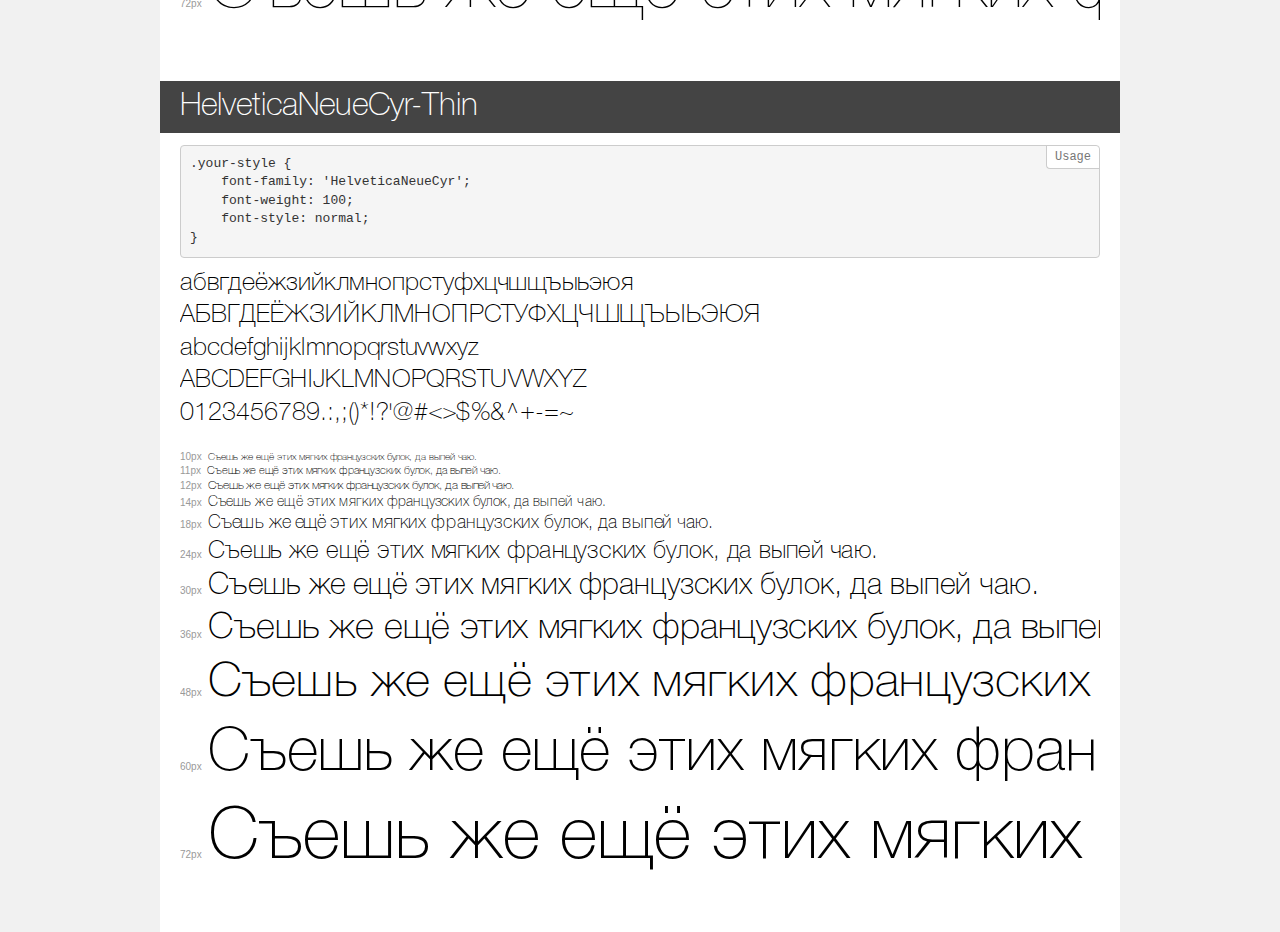
<file: HW-1/home/fonts/HelveticaNeue/demo.html>
<!DOCTYPE html>
<html>
<head>
    <meta charset="utf-8">
    <meta http-equiv="X-UA-Compatible" content="IE=edge">
    <meta name="viewport" content="width=device-width, initial-scale=1">
    <meta name="robots" content="noindex, noarchive">
    <meta name="format-detection" content="telephone=no">
    <title>Transfonter demo</title>
    <link href="stylesheet.css" rel="stylesheet">
    <style>
        /*
        http://meyerweb.com/eric/tools/css/reset/
        v2.0 | 20110126
        License: none (public domain)
        */
        html, body, div, span, applet, object, iframe,
        h1, h2, h3, h4, h5, h6, p, blockquote, pre,
        a, abbr, acronym, address, big, cite, code,
        del, dfn, em, img, ins, kbd, q, s, samp,
        small, strike, strong, sub, sup, tt, var,
        b, u, i, center,
        dl, dt, dd, ol, ul, li,
        fieldset, form, label, legend,
        table, caption, tbody, tfoot, thead, tr, th, td,
        article, aside, canvas, details, embed,
        figure, figcaption, footer, header, hgroup,
        menu, nav, output, ruby, section, summary,
        time, mark, audio, video {
            margin: 0;
            padding: 0;
            border: 0;
            font-size: 100%;
            font: inherit;
            vertical-align: baseline;
        }
        /* HTML5 display-role reset for older browsers */
        article, aside, details, figcaption, figure,
        footer, header, hgroup, menu, nav, section {
            display: block;
        }
        body {
            line-height: 1;
        }
        ol, ul {
            list-style: none;
        }
        blockquote, q {
            quotes: none;
        }
        blockquote:before, blockquote:after,
        q:before, q:after {
            content: '';
            content: none;
        }
        table {
            border-collapse: collapse;
            border-spacing: 0;
        }
        /* common styles */
        body {
            background: #f1f1f1;
            color: #000;
        }
        .page {
            background: #fff;
            width: 920px;
            margin: 0 auto;
            padding: 20px 20px 0 20px;
            overflow: hidden;
        }
        .font-container {
            overflow-x: auto;
            overflow-y: hidden;
            margin-bottom: 40px;
            line-height: 1.3;
            white-space: nowrap;
            padding-bottom: 5px;
        }
        h1 {
            position: relative;
            background: #444;
            font-size: 32px;
            color: #fff;
            padding: 10px 20px;
            margin: 0 -20px 12px -20px;
        }
        .letters {
            font-size: 25px;
            margin-bottom: 20px;
        }
        .s10:before {
            content: '10px';
        }
        .s11:before {
            content: '11px';
        }
        .s12:before {
            content: '12px';
        }
        .s14:before {
            content: '14px';
        }
        .s18:before {
            content: '18px';
        }
        .s24:before {
            content: '24px';
        }
        .s30:before {
            content: '30px';
        }
        .s36:before {
            content: '36px';
        }
        .s48:before {
            content: '48px';
        }
        .s60:before {
            content: '60px';
        }
        .s72:before {
            content: '72px';
        }
        .s10:before, .s11:before, .s12:before, .s14:before,
        .s18:before, .s24:before, .s30:before, .s36:before,
        .s48:before, .s60:before, .s72:before {
            font-family: Arial, sans-serif;
            font-size: 10px;
            font-weight: normal;
            font-style: normal;
            color: #999;
            padding-right: 6px;
        }
        pre {
            display: block;
            position: relative;
            padding: 9px;
            margin: 0 0 10px;
            font-family: Monaco, Menlo, Consolas, "Courier New", monospace !important;
            font-size: 13px;
            line-height: 1.428571429;
            color: #333;
            font-weight: normal !important;
            font-style: normal !important;
            background-color: #f5f5f5;
            border: 1px solid #ccc;
            overflow-x: auto;
            border-radius: 4px;
        }
        pre:after {
            display: block;
            position: absolute;
            right: 0;
            top: 0;
            content: 'Usage';
            line-height: 1;
            padding: 5px 8px;
            font-size: 12px;
            color: #767676;
            background-color: #fff;
            border: 1px solid #ccc;
            border-right: none;
            border-top: none;
            border-radius: 0 4px 0 4px;
            z-index: 10;
        }
        /* responsive */
        @media (max-width: 959px) {
            .page {
                width: auto;
                margin: 0;
            }
        }
    </style>
</head>
<body>
<div class="page">
    <div class="demo" style="font-family: 'Helvetica Neue'; font-weight: bold; font-style: normal;">
        <h1>Helvetica Neue Condensed Bold</h1>
        <pre>.your-style {
    font-family: 'Helvetica Neue';
    font-weight: bold;
    font-style: normal;
}</pre>
        <div class="font-container">
            <p class="letters">
                абвгдеёжзийклмнопрстуфхцчшщъыьэюя<br>
АБВГДЕЁЖЗИЙКЛМНОПРСТУФХЦЧШЩЪЫЬЭЮЯ<br>
abcdefghijklmnopqrstuvwxyz<br>
ABCDEFGHIJKLMNOPQRSTUVWXYZ<br>
                0123456789.:,;()*!?'@#<>$%&^+-=~
            </p>
            <p class="s10" style="font-size: 10px;">Съешь же ещё этих мягких французских булок, да выпей чаю.</p>
            <p class="s11" style="font-size: 11px;">Съешь же ещё этих мягких французских булок, да выпей чаю.</p>
            <p class="s12" style="font-size: 12px;">Съешь же ещё этих мягких французских булок, да выпей чаю.</p>
            <p class="s14" style="font-size: 14px;">Съешь же ещё этих мягких французских булок, да выпей чаю.</p>
            <p class="s18" style="font-size: 18px;">Съешь же ещё этих мягких французских булок, да выпей чаю.</p>
            <p class="s24" style="font-size: 24px;">Съешь же ещё этих мягких французских булок, да выпей чаю.</p>
            <p class="s30" style="font-size: 30px;">Съешь же ещё этих мягких французских булок, да выпей чаю.</p>
            <p class="s36" style="font-size: 36px;">Съешь же ещё этих мягких французских булок, да выпей чаю.</p>
            <p class="s48" style="font-size: 48px;">Съешь же ещё этих мягких французских булок, да выпей чаю.</p>
            <p class="s60" style="font-size: 60px;">Съешь же ещё этих мягких французских булок, да выпей чаю.</p>
            <p class="s72" style="font-size: 72px;">Съешь же ещё этих мягких французских булок, да выпей чаю.</p>
        </div>
    </div>
    <div class="demo" style="font-family: 'Helvetica Neue'; font-weight: 900; font-style: normal;">
        <h1>Helvetica Neue Condensed Black</h1>
        <pre>.your-style {
    font-family: 'Helvetica Neue';
    font-weight: 900;
    font-style: normal;
}</pre>
        <div class="font-container">
            <p class="letters">
                абвгдеёжзийклмнопрстуфхцчшщъыьэюя<br>
АБВГДЕЁЖЗИЙКЛМНОПРСТУФХЦЧШЩЪЫЬЭЮЯ<br>
abcdefghijklmnopqrstuvwxyz<br>
ABCDEFGHIJKLMNOPQRSTUVWXYZ<br>
                0123456789.:,;()*!?'@#<>$%&^+-=~
            </p>
            <p class="s10" style="font-size: 10px;">Съешь же ещё этих мягких французских булок, да выпей чаю.</p>
            <p class="s11" style="font-size: 11px;">Съешь же ещё этих мягких французских булок, да выпей чаю.</p>
            <p class="s12" style="font-size: 12px;">Съешь же ещё этих мягких французских булок, да выпей чаю.</p>
            <p class="s14" style="font-size: 14px;">Съешь же ещё этих мягких французских булок, да выпей чаю.</p>
            <p class="s18" style="font-size: 18px;">Съешь же ещё этих мягких французских булок, да выпей чаю.</p>
            <p class="s24" style="font-size: 24px;">Съешь же ещё этих мягких французских булок, да выпей чаю.</p>
            <p class="s30" style="font-size: 30px;">Съешь же ещё этих мягких французских булок, да выпей чаю.</p>
            <p class="s36" style="font-size: 36px;">Съешь же ещё этих мягких французских булок, да выпей чаю.</p>
            <p class="s48" style="font-size: 48px;">Съешь же ещё этих мягких французских булок, да выпей чаю.</p>
            <p class="s60" style="font-size: 60px;">Съешь же ещё этих мягких французских булок, да выпей чаю.</p>
            <p class="s72" style="font-size: 72px;">Съешь же ещё этих мягких французских булок, да выпей чаю.</p>
        </div>
    </div>
    <div class="demo" style="font-family: 'HelveticaNeueCyr'; font-weight: bold; font-style: normal;">
        <h1>HelveticaNeueCyr-Bold</h1>
        <pre>.your-style {
    font-family: 'HelveticaNeueCyr';
    font-weight: bold;
    font-style: normal;
}</pre>
        <div class="font-container">
            <p class="letters">
                абвгдеёжзийклмнопрстуфхцчшщъыьэюя<br>
АБВГДЕЁЖЗИЙКЛМНОПРСТУФХЦЧШЩЪЫЬЭЮЯ<br>
abcdefghijklmnopqrstuvwxyz<br>
ABCDEFGHIJKLMNOPQRSTUVWXYZ<br>
                0123456789.:,;()*!?'@#<>$%&^+-=~
            </p>
            <p class="s10" style="font-size: 10px;">Съешь же ещё этих мягких французских булок, да выпей чаю.</p>
            <p class="s11" style="font-size: 11px;">Съешь же ещё этих мягких французских булок, да выпей чаю.</p>
            <p class="s12" style="font-size: 12px;">Съешь же ещё этих мягких французских булок, да выпей чаю.</p>
            <p class="s14" style="font-size: 14px;">Съешь же ещё этих мягких французских булок, да выпей чаю.</p>
            <p class="s18" style="font-size: 18px;">Съешь же ещё этих мягких французских булок, да выпей чаю.</p>
            <p class="s24" style="font-size: 24px;">Съешь же ещё этих мягких французских булок, да выпей чаю.</p>
            <p class="s30" style="font-size: 30px;">Съешь же ещё этих мягких французских булок, да выпей чаю.</p>
            <p class="s36" style="font-size: 36px;">Съешь же ещё этих мягких французских булок, да выпей чаю.</p>
            <p class="s48" style="font-size: 48px;">Съешь же ещё этих мягких французских булок, да выпей чаю.</p>
            <p class="s60" style="font-size: 60px;">Съешь же ещё этих мягких французских булок, да выпей чаю.</p>
            <p class="s72" style="font-size: 72px;">Съешь же ещё этих мягких французских булок, да выпей чаю.</p>
        </div>
    </div>
    <div class="demo" style="font-family: 'HelveticaNeueCyr'; font-weight: 300; font-style: normal;">
        <h1>HelveticaNeueCyr-Light</h1>
        <pre>.your-style {
    font-family: 'HelveticaNeueCyr';
    font-weight: 300;
    font-style: normal;
}</pre>
        <div class="font-container">
            <p class="letters">
                абвгдеёжзийклмнопрстуфхцчшщъыьэюя<br>
АБВГДЕЁЖЗИЙКЛМНОПРСТУФХЦЧШЩЪЫЬЭЮЯ<br>
abcdefghijklmnopqrstuvwxyz<br>
ABCDEFGHIJKLMNOPQRSTUVWXYZ<br>
                0123456789.:,;()*!?'@#<>$%&^+-=~
            </p>
            <p class="s10" style="font-size: 10px;">Съешь же ещё этих мягких французских булок, да выпей чаю.</p>
            <p class="s11" style="font-size: 11px;">Съешь же ещё этих мягких французских булок, да выпей чаю.</p>
            <p class="s12" style="font-size: 12px;">Съешь же ещё этих мягких французских булок, да выпей чаю.</p>
            <p class="s14" style="font-size: 14px;">Съешь же ещё этих мягких французских булок, да выпей чаю.</p>
            <p class="s18" style="font-size: 18px;">Съешь же ещё этих мягких французских булок, да выпей чаю.</p>
            <p class="s24" style="font-size: 24px;">Съешь же ещё этих мягких французских булок, да выпей чаю.</p>
            <p class="s30" style="font-size: 30px;">Съешь же ещё этих мягких французских булок, да выпей чаю.</p>
            <p class="s36" style="font-size: 36px;">Съешь же ещё этих мягких французских булок, да выпей чаю.</p>
            <p class="s48" style="font-size: 48px;">Съешь же ещё этих мягких французских булок, да выпей чаю.</p>
            <p class="s60" style="font-size: 60px;">Съешь же ещё этих мягких французских булок, да выпей чаю.</p>
            <p class="s72" style="font-size: 72px;">Съешь же ещё этих мягких французских булок, да выпей чаю.</p>
        </div>
    </div>
    <div class="demo" style="font-family: 'HelveticaNeueCyr'; font-weight: 500; font-style: normal;">
        <h1>HelveticaNeueCyr-Medium</h1>
        <pre>.your-style {
    font-family: 'HelveticaNeueCyr';
    font-weight: 500;
    font-style: normal;
}</pre>
        <div class="font-container">
            <p class="letters">
                абвгдеёжзийклмнопрстуфхцчшщъыьэюя<br>
АБВГДЕЁЖЗИЙКЛМНОПРСТУФХЦЧШЩЪЫЬЭЮЯ<br>
abcdefghijklmnopqrstuvwxyz<br>
ABCDEFGHIJKLMNOPQRSTUVWXYZ<br>
                0123456789.:,;()*!?'@#<>$%&^+-=~
            </p>
            <p class="s10" style="font-size: 10px;">Съешь же ещё этих мягких французских булок, да выпей чаю.</p>
            <p class="s11" style="font-size: 11px;">Съешь же ещё этих мягких французских булок, да выпей чаю.</p>
            <p class="s12" style="font-size: 12px;">Съешь же ещё этих мягких французских булок, да выпей чаю.</p>
            <p class="s14" style="font-size: 14px;">Съешь же ещё этих мягких французских булок, да выпей чаю.</p>
            <p class="s18" style="font-size: 18px;">Съешь же ещё этих мягких французских булок, да выпей чаю.</p>
            <p class="s24" style="font-size: 24px;">Съешь же ещё этих мягких французских булок, да выпей чаю.</p>
            <p class="s30" style="font-size: 30px;">Съешь же ещё этих мягких французских булок, да выпей чаю.</p>
            <p class="s36" style="font-size: 36px;">Съешь же ещё этих мягких французских булок, да выпей чаю.</p>
            <p class="s48" style="font-size: 48px;">Съешь же ещё этих мягких французских булок, да выпей чаю.</p>
            <p class="s60" style="font-size: 60px;">Съешь же ещё этих мягких французских булок, да выпей чаю.</p>
            <p class="s72" style="font-size: 72px;">Съешь же ещё этих мягких французских булок, да выпей чаю.</p>
        </div>
    </div>
    <div class="demo" style="font-family: 'HelveticaNeueCyr'; font-weight: 500; font-style: italic;">
        <h1>HelveticaNeueCyr-MediumItalic</h1>
        <pre>.your-style {
    font-family: 'HelveticaNeueCyr';
    font-weight: 500;
    font-style: italic;
}</pre>
        <div class="font-container">
            <p class="letters">
                абвгдеёжзийклмнопрстуфхцчшщъыьэюя<br>
АБВГДЕЁЖЗИЙКЛМНОПРСТУФХЦЧШЩЪЫЬЭЮЯ<br>
abcdefghijklmnopqrstuvwxyz<br>
ABCDEFGHIJKLMNOPQRSTUVWXYZ<br>
                0123456789.:,;()*!?'@#<>$%&^+-=~
            </p>
            <p class="s10" style="font-size: 10px;">Съешь же ещё этих мягких французских булок, да выпей чаю.</p>
            <p class="s11" style="font-size: 11px;">Съешь же ещё этих мягких французских булок, да выпей чаю.</p>
            <p class="s12" style="font-size: 12px;">Съешь же ещё этих мягких французских булок, да выпей чаю.</p>
            <p class="s14" style="font-size: 14px;">Съешь же ещё этих мягких французских булок, да выпей чаю.</p>
            <p class="s18" style="font-size: 18px;">Съешь же ещё этих мягких французских булок, да выпей чаю.</p>
            <p class="s24" style="font-size: 24px;">Съешь же ещё этих мягких французских булок, да выпей чаю.</p>
            <p class="s30" style="font-size: 30px;">Съешь же ещё этих мягких французских булок, да выпей чаю.</p>
            <p class="s36" style="font-size: 36px;">Съешь же ещё этих мягких французских булок, да выпей чаю.</p>
            <p class="s48" style="font-size: 48px;">Съешь же ещё этих мягких французских булок, да выпей чаю.</p>
            <p class="s60" style="font-size: 60px;">Съешь же ещё этих мягких французских булок, да выпей чаю.</p>
            <p class="s72" style="font-size: 72px;">Съешь же ещё этих мягких французских булок, да выпей чаю.</p>
        </div>
    </div>
    <div class="demo" style="font-family: 'HelveticaNeueCyr'; font-weight: 300; font-style: italic;">
        <h1>HelveticaNeueCyr-LightItalic</h1>
        <pre>.your-style {
    font-family: 'HelveticaNeueCyr';
    font-weight: 300;
    font-style: italic;
}</pre>
        <div class="font-container">
            <p class="letters">
                абвгдеёжзийклмнопрстуфхцчшщъыьэюя<br>
АБВГДЕЁЖЗИЙКЛМНОПРСТУФХЦЧШЩЪЫЬЭЮЯ<br>
abcdefghijklmnopqrstuvwxyz<br>
ABCDEFGHIJKLMNOPQRSTUVWXYZ<br>
                0123456789.:,;()*!?'@#<>$%&^+-=~
            </p>
            <p class="s10" style="font-size: 10px;">Съешь же ещё этих мягких французских булок, да выпей чаю.</p>
            <p class="s11" style="font-size: 11px;">Съешь же ещё этих мягких французских булок, да выпей чаю.</p>
            <p class="s12" style="font-size: 12px;">Съешь же ещё этих мягких французских булок, да выпей чаю.</p>
            <p class="s14" style="font-size: 14px;">Съешь же ещё этих мягких французских булок, да выпей чаю.</p>
            <p class="s18" style="font-size: 18px;">Съешь же ещё этих мягких французских булок, да выпей чаю.</p>
            <p class="s24" style="font-size: 24px;">Съешь же ещё этих мягких французских булок, да выпей чаю.</p>
            <p class="s30" style="font-size: 30px;">Съешь же ещё этих мягких французских булок, да выпей чаю.</p>
            <p class="s36" style="font-size: 36px;">Съешь же ещё этих мягких французских булок, да выпей чаю.</p>
            <p class="s48" style="font-size: 48px;">Съешь же ещё этих мягких французских булок, да выпей чаю.</p>
            <p class="s60" style="font-size: 60px;">Съешь же ещё этих мягких французских булок, да выпей чаю.</p>
            <p class="s72" style="font-size: 72px;">Съешь же ещё этих мягких французских булок, да выпей чаю.</p>
        </div>
    </div>
    <div class="demo" style="font-family: 'HelveticaNeueCyr'; font-weight: 900; font-style: italic;">
        <h1>HelveticaNeueCyr-HeavyItalic</h1>
        <pre>.your-style {
    font-family: 'HelveticaNeueCyr';
    font-weight: 900;
    font-style: italic;
}</pre>
        <div class="font-container">
            <p class="letters">
                абвгдеёжзийклмнопрстуфхцчшщъыьэюя<br>
АБВГДЕЁЖЗИЙКЛМНОПРСТУФХЦЧШЩЪЫЬЭЮЯ<br>
abcdefghijklmnopqrstuvwxyz<br>
ABCDEFGHIJKLMNOPQRSTUVWXYZ<br>
                0123456789.:,;()*!?'@#<>$%&^+-=~
            </p>
            <p class="s10" style="font-size: 10px;">Съешь же ещё этих мягких французских булок, да выпей чаю.</p>
            <p class="s11" style="font-size: 11px;">Съешь же ещё этих мягких французских булок, да выпей чаю.</p>
            <p class="s12" style="font-size: 12px;">Съешь же ещё этих мягких французских булок, да выпей чаю.</p>
            <p class="s14" style="font-size: 14px;">Съешь же ещё этих мягких французских булок, да выпей чаю.</p>
            <p class="s18" style="font-size: 18px;">Съешь же ещё этих мягких французских булок, да выпей чаю.</p>
            <p class="s24" style="font-size: 24px;">Съешь же ещё этих мягких французских булок, да выпей чаю.</p>
            <p class="s30" style="font-size: 30px;">Съешь же ещё этих мягких французских булок, да выпей чаю.</p>
            <p class="s36" style="font-size: 36px;">Съешь же ещё этих мягких французских булок, да выпей чаю.</p>
            <p class="s48" style="font-size: 48px;">Съешь же ещё этих мягких французских булок, да выпей чаю.</p>
            <p class="s60" style="font-size: 60px;">Съешь же ещё этих мягких французских булок, да выпей чаю.</p>
            <p class="s72" style="font-size: 72px;">Съешь же ещё этих мягких французских булок, да выпей чаю.</p>
        </div>
    </div>
    <div class="demo" style="font-family: 'HelveticaNeueCyr'; font-weight: 900; font-style: normal;">
        <h1>HelveticaNeueCyr-Black</h1>
        <pre>.your-style {
    font-family: 'HelveticaNeueCyr';
    font-weight: 900;
    font-style: normal;
}</pre>
        <div class="font-container">
            <p class="letters">
                абвгдеёжзийклмнопрстуфхцчшщъыьэюя<br>
АБВГДЕЁЖЗИЙКЛМНОПРСТУФХЦЧШЩЪЫЬЭЮЯ<br>
abcdefghijklmnopqrstuvwxyz<br>
ABCDEFGHIJKLMNOPQRSTUVWXYZ<br>
                0123456789.:,;()*!?'@#<>$%&^+-=~
            </p>
            <p class="s10" style="font-size: 10px;">Съешь же ещё этих мягких французских булок, да выпей чаю.</p>
            <p class="s11" style="font-size: 11px;">Съешь же ещё этих мягких французских булок, да выпей чаю.</p>
            <p class="s12" style="font-size: 12px;">Съешь же ещё этих мягких французских булок, да выпей чаю.</p>
            <p class="s14" style="font-size: 14px;">Съешь же ещё этих мягких французских булок, да выпей чаю.</p>
            <p class="s18" style="font-size: 18px;">Съешь же ещё этих мягких французских булок, да выпей чаю.</p>
            <p class="s24" style="font-size: 24px;">Съешь же ещё этих мягких французских булок, да выпей чаю.</p>
            <p class="s30" style="font-size: 30px;">Съешь же ещё этих мягких французских булок, да выпей чаю.</p>
            <p class="s36" style="font-size: 36px;">Съешь же ещё этих мягких французских булок, да выпей чаю.</p>
            <p class="s48" style="font-size: 48px;">Съешь же ещё этих мягких французских булок, да выпей чаю.</p>
            <p class="s60" style="font-size: 60px;">Съешь же ещё этих мягких французских булок, да выпей чаю.</p>
            <p class="s72" style="font-size: 72px;">Съешь же ещё этих мягких французских булок, да выпей чаю.</p>
        </div>
    </div>
    <div class="demo" style="font-family: 'HelveticaNeueCyr'; font-weight: 900; font-style: normal;">
        <h1>HelveticaNeueCyr-Heavy</h1>
        <pre>.your-style {
    font-family: 'HelveticaNeueCyr';
    font-weight: 900;
    font-style: normal;
}</pre>
        <div class="font-container">
            <p class="letters">
                абвгдеёжзийклмнопрстуфхцчшщъыьэюя<br>
АБВГДЕЁЖЗИЙКЛМНОПРСТУФХЦЧШЩЪЫЬЭЮЯ<br>
abcdefghijklmnopqrstuvwxyz<br>
ABCDEFGHIJKLMNOPQRSTUVWXYZ<br>
                0123456789.:,;()*!?'@#<>$%&^+-=~
            </p>
            <p class="s10" style="font-size: 10px;">Съешь же ещё этих мягких французских булок, да выпей чаю.</p>
            <p class="s11" style="font-size: 11px;">Съешь же ещё этих мягких французских булок, да выпей чаю.</p>
            <p class="s12" style="font-size: 12px;">Съешь же ещё этих мягких французских булок, да выпей чаю.</p>
            <p class="s14" style="font-size: 14px;">Съешь же ещё этих мягких французских булок, да выпей чаю.</p>
            <p class="s18" style="font-size: 18px;">Съешь же ещё этих мягких французских булок, да выпей чаю.</p>
            <p class="s24" style="font-size: 24px;">Съешь же ещё этих мягких французских булок, да выпей чаю.</p>
            <p class="s30" style="font-size: 30px;">Съешь же ещё этих мягких французских булок, да выпей чаю.</p>
            <p class="s36" style="font-size: 36px;">Съешь же ещё этих мягких французских булок, да выпей чаю.</p>
            <p class="s48" style="font-size: 48px;">Съешь же ещё этих мягких французских булок, да выпей чаю.</p>
            <p class="s60" style="font-size: 60px;">Съешь же ещё этих мягких французских булок, да выпей чаю.</p>
            <p class="s72" style="font-size: 72px;">Съешь же ещё этих мягких французских булок, да выпей чаю.</p>
        </div>
    </div>
    <div class="demo" style="font-family: 'HelveticaNeueCyr'; font-weight: 500; font-style: italic;">
        <h1>HelveticaNeueCyr-Italic</h1>
        <pre>.your-style {
    font-family: 'HelveticaNeueCyr';
    font-weight: 500;
    font-style: italic;
}</pre>
        <div class="font-container">
            <p class="letters">
                абвгдеёжзийклмнопрстуфхцчшщъыьэюя<br>
АБВГДЕЁЖЗИЙКЛМНОПРСТУФХЦЧШЩЪЫЬЭЮЯ<br>
abcdefghijklmnopqrstuvwxyz<br>
ABCDEFGHIJKLMNOPQRSTUVWXYZ<br>
                0123456789.:,;()*!?'@#<>$%&^+-=~
            </p>
            <p class="s10" style="font-size: 10px;">Съешь же ещё этих мягких французских булок, да выпей чаю.</p>
            <p class="s11" style="font-size: 11px;">Съешь же ещё этих мягких французских булок, да выпей чаю.</p>
            <p class="s12" style="font-size: 12px;">Съешь же ещё этих мягких французских булок, да выпей чаю.</p>
            <p class="s14" style="font-size: 14px;">Съешь же ещё этих мягких французских булок, да выпей чаю.</p>
            <p class="s18" style="font-size: 18px;">Съешь же ещё этих мягких французских булок, да выпей чаю.</p>
            <p class="s24" style="font-size: 24px;">Съешь же ещё этих мягких французских булок, да выпей чаю.</p>
            <p class="s30" style="font-size: 30px;">Съешь же ещё этих мягких французских булок, да выпей чаю.</p>
            <p class="s36" style="font-size: 36px;">Съешь же ещё этих мягких французских булок, да выпей чаю.</p>
            <p class="s48" style="font-size: 48px;">Съешь же ещё этих мягких французских булок, да выпей чаю.</p>
            <p class="s60" style="font-size: 60px;">Съешь же ещё этих мягких французских булок, да выпей чаю.</p>
            <p class="s72" style="font-size: 72px;">Съешь же ещё этих мягких французских булок, да выпей чаю.</p>
        </div>
    </div>
    <div class="demo" style="font-family: 'HelveticaNeueCyr'; font-weight: normal; font-style: normal;">
        <h1>HelveticaNeueCyr-Roman</h1>
        <pre>.your-style {
    font-family: 'HelveticaNeueCyr';
    font-weight: normal;
    font-style: normal;
}</pre>
        <div class="font-container">
            <p class="letters">
                абвгдеёжзийклмнопрстуфхцчшщъыьэюя<br>
АБВГДЕЁЖЗИЙКЛМНОПРСТУФХЦЧШЩЪЫЬЭЮЯ<br>
abcdefghijklmnopqrstuvwxyz<br>
ABCDEFGHIJKLMNOPQRSTUVWXYZ<br>
                0123456789.:,;()*!?'@#<>$%&^+-=~
            </p>
            <p class="s10" style="font-size: 10px;">Съешь же ещё этих мягких французских булок, да выпей чаю.</p>
            <p class="s11" style="font-size: 11px;">Съешь же ещё этих мягких французских булок, да выпей чаю.</p>
            <p class="s12" style="font-size: 12px;">Съешь же ещё этих мягких французских булок, да выпей чаю.</p>
            <p class="s14" style="font-size: 14px;">Съешь же ещё этих мягких французских булок, да выпей чаю.</p>
            <p class="s18" style="font-size: 18px;">Съешь же ещё этих мягких французских булок, да выпей чаю.</p>
            <p class="s24" style="font-size: 24px;">Съешь же ещё этих мягких французских булок, да выпей чаю.</p>
            <p class="s30" style="font-size: 30px;">Съешь же ещё этих мягких французских булок, да выпей чаю.</p>
            <p class="s36" style="font-size: 36px;">Съешь же ещё этих мягких французских булок, да выпей чаю.</p>
            <p class="s48" style="font-size: 48px;">Съешь же ещё этих мягких французских булок, да выпей чаю.</p>
            <p class="s60" style="font-size: 60px;">Съешь же ещё этих мягких французских булок, да выпей чаю.</p>
            <p class="s72" style="font-size: 72px;">Съешь же ещё этих мягких французских булок, да выпей чаю.</p>
        </div>
    </div>
    <div class="demo" style="font-family: 'HelveticaNeueCyr'; font-weight: 900; font-style: italic;">
        <h1>HelveticaNeueCyr-BlackItalic</h1>
        <pre>.your-style {
    font-family: 'HelveticaNeueCyr';
    font-weight: 900;
    font-style: italic;
}</pre>
        <div class="font-container">
            <p class="letters">
                абвгдеёжзийклмнопрстуфхцчшщъыьэюя<br>
АБВГДЕЁЖЗИЙКЛМНОПРСТУФХЦЧШЩЪЫЬЭЮЯ<br>
abcdefghijklmnopqrstuvwxyz<br>
ABCDEFGHIJKLMNOPQRSTUVWXYZ<br>
                0123456789.:,;()*!?'@#<>$%&^+-=~
            </p>
            <p class="s10" style="font-size: 10px;">Съешь же ещё этих мягких французских булок, да выпей чаю.</p>
            <p class="s11" style="font-size: 11px;">Съешь же ещё этих мягких французских булок, да выпей чаю.</p>
            <p class="s12" style="font-size: 12px;">Съешь же ещё этих мягких французских булок, да выпей чаю.</p>
            <p class="s14" style="font-size: 14px;">Съешь же ещё этих мягких французских булок, да выпей чаю.</p>
            <p class="s18" style="font-size: 18px;">Съешь же ещё этих мягких французских булок, да выпей чаю.</p>
            <p class="s24" style="font-size: 24px;">Съешь же ещё этих мягких французских булок, да выпей чаю.</p>
            <p class="s30" style="font-size: 30px;">Съешь же ещё этих мягких французских булок, да выпей чаю.</p>
            <p class="s36" style="font-size: 36px;">Съешь же ещё этих мягких французских булок, да выпей чаю.</p>
            <p class="s48" style="font-size: 48px;">Съешь же ещё этих мягких французских булок, да выпей чаю.</p>
            <p class="s60" style="font-size: 60px;">Съешь же ещё этих мягких французских булок, да выпей чаю.</p>
            <p class="s72" style="font-size: 72px;">Съешь же ещё этих мягких французских булок, да выпей чаю.</p>
        </div>
    </div>
    <div class="demo" style="font-family: 'HelveticaNeueCyr'; font-weight: 200; font-style: italic;">
        <h1>HelveticaNeueCyr-UltraLightItalic</h1>
        <pre>.your-style {
    font-family: 'HelveticaNeueCyr';
    font-weight: 200;
    font-style: italic;
}</pre>
        <div class="font-container">
            <p class="letters">
                абвгдеёжзийклмнопрстуфхцчшщъыьэюя<br>
АБВГДЕЁЖЗИЙКЛМНОПРСТУФХЦЧШЩЪЫЬЭЮЯ<br>
abcdefghijklmnopqrstuvwxyz<br>
ABCDEFGHIJKLMNOPQRSTUVWXYZ<br>
                0123456789.:,;()*!?'@#<>$%&^+-=~
            </p>
            <p class="s10" style="font-size: 10px;">Съешь же ещё этих мягких французских булок, да выпей чаю.</p>
            <p class="s11" style="font-size: 11px;">Съешь же ещё этих мягких французских булок, да выпей чаю.</p>
            <p class="s12" style="font-size: 12px;">Съешь же ещё этих мягких французских булок, да выпей чаю.</p>
            <p class="s14" style="font-size: 14px;">Съешь же ещё этих мягких французских булок, да выпей чаю.</p>
            <p class="s18" style="font-size: 18px;">Съешь же ещё этих мягких французских булок, да выпей чаю.</p>
            <p class="s24" style="font-size: 24px;">Съешь же ещё этих мягких французских булок, да выпей чаю.</p>
            <p class="s30" style="font-size: 30px;">Съешь же ещё этих мягких французских булок, да выпей чаю.</p>
            <p class="s36" style="font-size: 36px;">Съешь же ещё этих мягких французских булок, да выпей чаю.</p>
            <p class="s48" style="font-size: 48px;">Съешь же ещё этих мягких французских булок, да выпей чаю.</p>
            <p class="s60" style="font-size: 60px;">Съешь же ещё этих мягких французских булок, да выпей чаю.</p>
            <p class="s72" style="font-size: 72px;">Съешь же ещё этих мягких французских булок, да выпей чаю.</p>
        </div>
    </div>
    <div class="demo" style="font-family: 'HelveticaNeueCyr'; font-weight: bold; font-style: italic;">
        <h1>HelveticaNeueCyr-BoldItalic</h1>
        <pre>.your-style {
    font-family: 'HelveticaNeueCyr';
    font-weight: bold;
    font-style: italic;
}</pre>
        <div class="font-container">
            <p class="letters">
                абвгдеёжзийклмнопрстуфхцчшщъыьэюя<br>
АБВГДЕЁЖЗИЙКЛМНОПРСТУФХЦЧШЩЪЫЬЭЮЯ<br>
abcdefghijklmnopqrstuvwxyz<br>
ABCDEFGHIJKLMNOPQRSTUVWXYZ<br>
                0123456789.:,;()*!?'@#<>$%&^+-=~
            </p>
            <p class="s10" style="font-size: 10px;">Съешь же ещё этих мягких французских булок, да выпей чаю.</p>
            <p class="s11" style="font-size: 11px;">Съешь же ещё этих мягких французских булок, да выпей чаю.</p>
            <p class="s12" style="font-size: 12px;">Съешь же ещё этих мягких французских булок, да выпей чаю.</p>
            <p class="s14" style="font-size: 14px;">Съешь же ещё этих мягких французских булок, да выпей чаю.</p>
            <p class="s18" style="font-size: 18px;">Съешь же ещё этих мягких французских булок, да выпей чаю.</p>
            <p class="s24" style="font-size: 24px;">Съешь же ещё этих мягких французских булок, да выпей чаю.</p>
            <p class="s30" style="font-size: 30px;">Съешь же ещё этих мягких французских булок, да выпей чаю.</p>
            <p class="s36" style="font-size: 36px;">Съешь же ещё этих мягких французских булок, да выпей чаю.</p>
            <p class="s48" style="font-size: 48px;">Съешь же ещё этих мягких французских булок, да выпей чаю.</p>
            <p class="s60" style="font-size: 60px;">Съешь же ещё этих мягких французских булок, да выпей чаю.</p>
            <p class="s72" style="font-size: 72px;">Съешь же ещё этих мягких французских булок, да выпей чаю.</p>
        </div>
    </div>
    <div class="demo" style="font-family: 'HelveticaNeueCyr'; font-weight: 100; font-style: italic;">
        <h1>HelveticaNeueCyr-ThinItalic</h1>
        <pre>.your-style {
    font-family: 'HelveticaNeueCyr';
    font-weight: 100;
    font-style: italic;
}</pre>
        <div class="font-container">
            <p class="letters">
                абвгдеёжзийклмнопрстуфхцчшщъыьэюя<br>
АБВГДЕЁЖЗИЙКЛМНОПРСТУФХЦЧШЩЪЫЬЭЮЯ<br>
abcdefghijklmnopqrstuvwxyz<br>
ABCDEFGHIJKLMNOPQRSTUVWXYZ<br>
                0123456789.:,;()*!?'@#<>$%&^+-=~
            </p>
            <p class="s10" style="font-size: 10px;">Съешь же ещё этих мягких французских булок, да выпей чаю.</p>
            <p class="s11" style="font-size: 11px;">Съешь же ещё этих мягких французских булок, да выпей чаю.</p>
            <p class="s12" style="font-size: 12px;">Съешь же ещё этих мягких французских булок, да выпей чаю.</p>
            <p class="s14" style="font-size: 14px;">Съешь же ещё этих мягких французских булок, да выпей чаю.</p>
            <p class="s18" style="font-size: 18px;">Съешь же ещё этих мягких французских булок, да выпей чаю.</p>
            <p class="s24" style="font-size: 24px;">Съешь же ещё этих мягких французских булок, да выпей чаю.</p>
            <p class="s30" style="font-size: 30px;">Съешь же ещё этих мягких французских булок, да выпей чаю.</p>
            <p class="s36" style="font-size: 36px;">Съешь же ещё этих мягких французских булок, да выпей чаю.</p>
            <p class="s48" style="font-size: 48px;">Съешь же ещё этих мягких французских булок, да выпей чаю.</p>
            <p class="s60" style="font-size: 60px;">Съешь же ещё этих мягких французских булок, да выпей чаю.</p>
            <p class="s72" style="font-size: 72px;">Съешь же ещё этих мягких французских булок, да выпей чаю.</p>
        </div>
    </div>
    <div class="demo" style="font-family: 'HelveticaNeueCyr'; font-weight: 200; font-style: normal;">
        <h1>HelveticaNeueCyr-UltraLight</h1>
        <pre>.your-style {
    font-family: 'HelveticaNeueCyr';
    font-weight: 200;
    font-style: normal;
}</pre>
        <div class="font-container">
            <p class="letters">
                абвгдеёжзийклмнопрстуфхцчшщъыьэюя<br>
АБВГДЕЁЖЗИЙКЛМНОПРСТУФХЦЧШЩЪЫЬЭЮЯ<br>
abcdefghijklmnopqrstuvwxyz<br>
ABCDEFGHIJKLMNOPQRSTUVWXYZ<br>
                0123456789.:,;()*!?'@#<>$%&^+-=~
            </p>
            <p class="s10" style="font-size: 10px;">Съешь же ещё этих мягких французских булок, да выпей чаю.</p>
            <p class="s11" style="font-size: 11px;">Съешь же ещё этих мягких французских булок, да выпей чаю.</p>
            <p class="s12" style="font-size: 12px;">Съешь же ещё этих мягких французских булок, да выпей чаю.</p>
            <p class="s14" style="font-size: 14px;">Съешь же ещё этих мягких французских булок, да выпей чаю.</p>
            <p class="s18" style="font-size: 18px;">Съешь же ещё этих мягких французских булок, да выпей чаю.</p>
            <p class="s24" style="font-size: 24px;">Съешь же ещё этих мягких французских булок, да выпей чаю.</p>
            <p class="s30" style="font-size: 30px;">Съешь же ещё этих мягких французских булок, да выпей чаю.</p>
            <p class="s36" style="font-size: 36px;">Съешь же ещё этих мягких французских булок, да выпей чаю.</p>
            <p class="s48" style="font-size: 48px;">Съешь же ещё этих мягких французских булок, да выпей чаю.</p>
            <p class="s60" style="font-size: 60px;">Съешь же ещё этих мягких французских булок, да выпей чаю.</p>
            <p class="s72" style="font-size: 72px;">Съешь же ещё этих мягких французских булок, да выпей чаю.</p>
        </div>
    </div>
    <div class="demo" style="font-family: 'HelveticaNeueCyr'; font-weight: 100; font-style: normal;">
        <h1>HelveticaNeueCyr-Thin</h1>
        <pre>.your-style {
    font-family: 'HelveticaNeueCyr';
    font-weight: 100;
    font-style: normal;
}</pre>
        <div class="font-container">
            <p class="letters">
                абвгдеёжзийклмнопрстуфхцчшщъыьэюя<br>
АБВГДЕЁЖЗИЙКЛМНОПРСТУФХЦЧШЩЪЫЬЭЮЯ<br>
abcdefghijklmnopqrstuvwxyz<br>
ABCDEFGHIJKLMNOPQRSTUVWXYZ<br>
                0123456789.:,;()*!?'@#<>$%&^+-=~
            </p>
            <p class="s10" style="font-size: 10px;">Съешь же ещё этих мягких французских булок, да выпей чаю.</p>
            <p class="s11" style="font-size: 11px;">Съешь же ещё этих мягких французских булок, да выпей чаю.</p>
            <p class="s12" style="font-size: 12px;">Съешь же ещё этих мягких французских булок, да выпей чаю.</p>
            <p class="s14" style="font-size: 14px;">Съешь же ещё этих мягких французских булок, да выпей чаю.</p>
            <p class="s18" style="font-size: 18px;">Съешь же ещё этих мягких французских булок, да выпей чаю.</p>
            <p class="s24" style="font-size: 24px;">Съешь же ещё этих мягких французских булок, да выпей чаю.</p>
            <p class="s30" style="font-size: 30px;">Съешь же ещё этих мягких французских булок, да выпей чаю.</p>
            <p class="s36" style="font-size: 36px;">Съешь же ещё этих мягких французских булок, да выпей чаю.</p>
            <p class="s48" style="font-size: 48px;">Съешь же ещё этих мягких французских булок, да выпей чаю.</p>
            <p class="s60" style="font-size: 60px;">Съешь же ещё этих мягких французских булок, да выпей чаю.</p>
            <p class="s72" style="font-size: 72px;">Съешь же ещё этих мягких французских булок, да выпей чаю.</p>
        </div>
    </div>
</div>
</body>
</html>
</file>
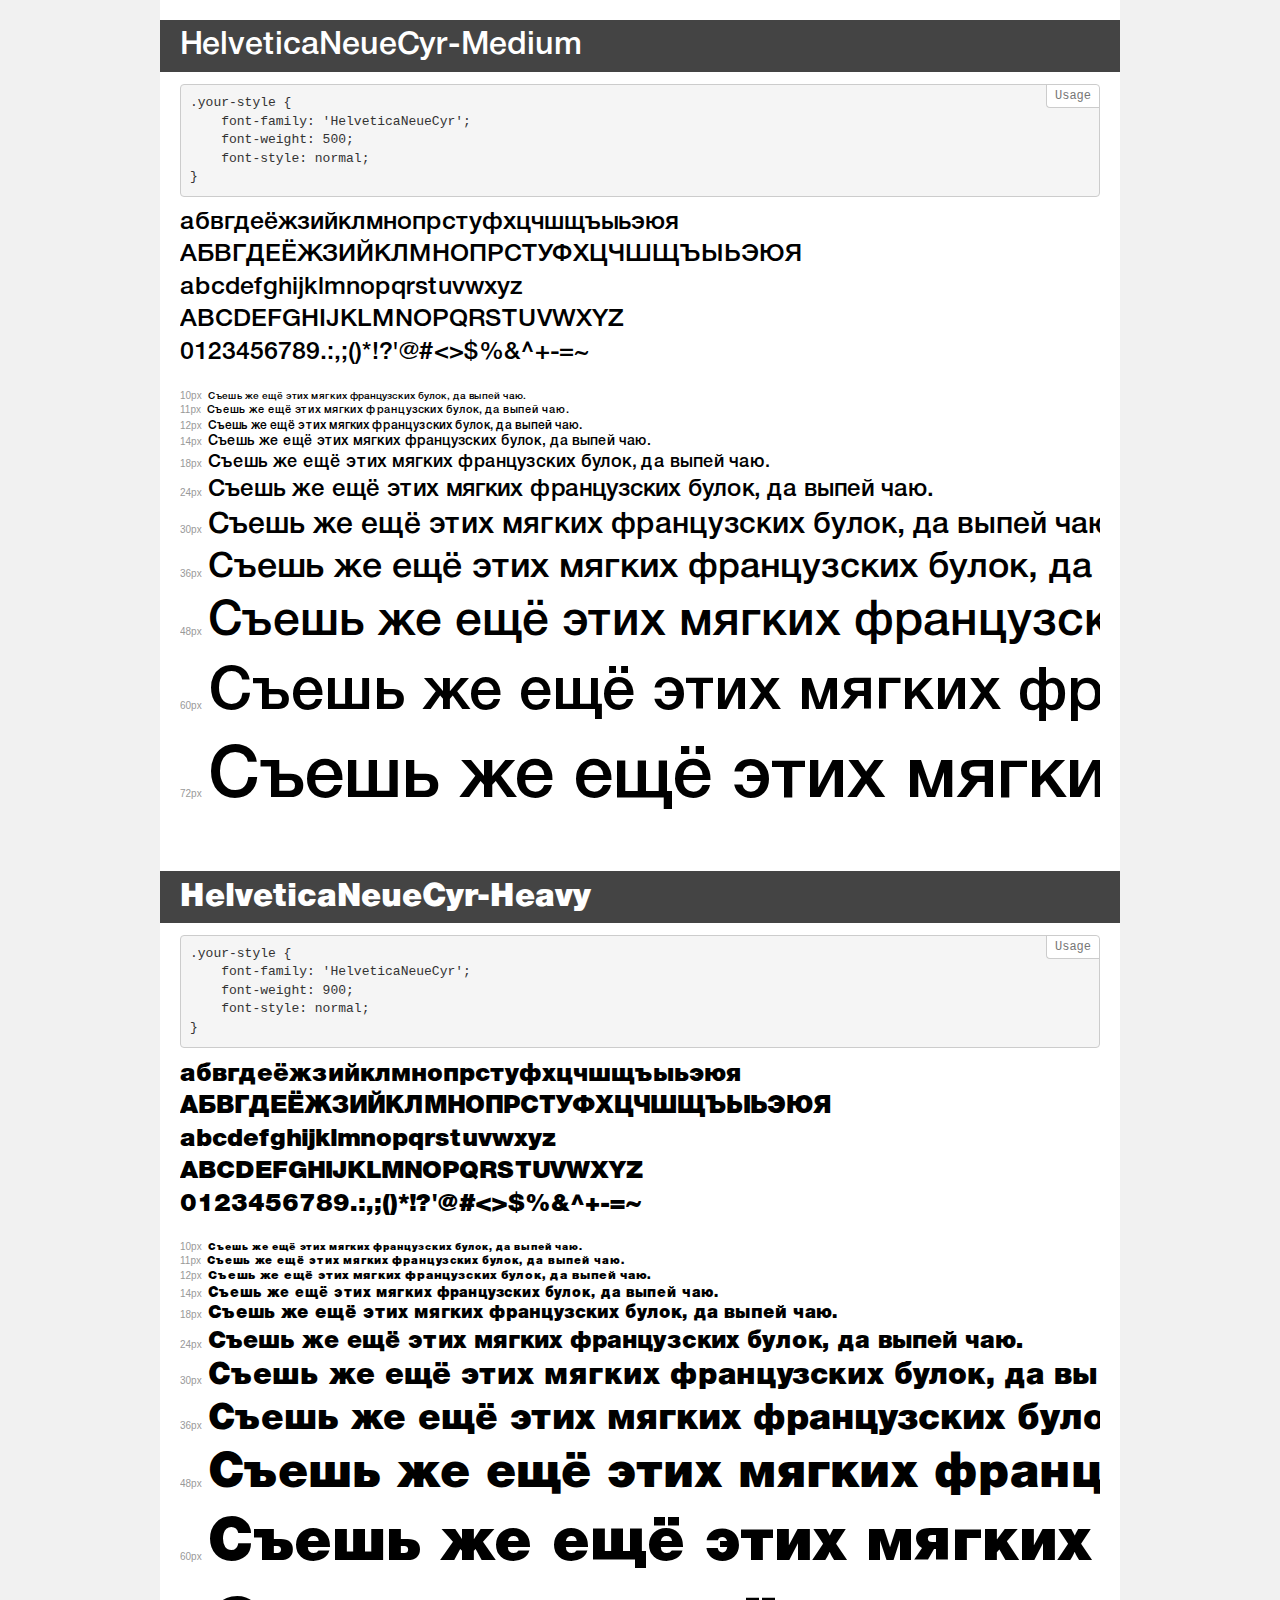
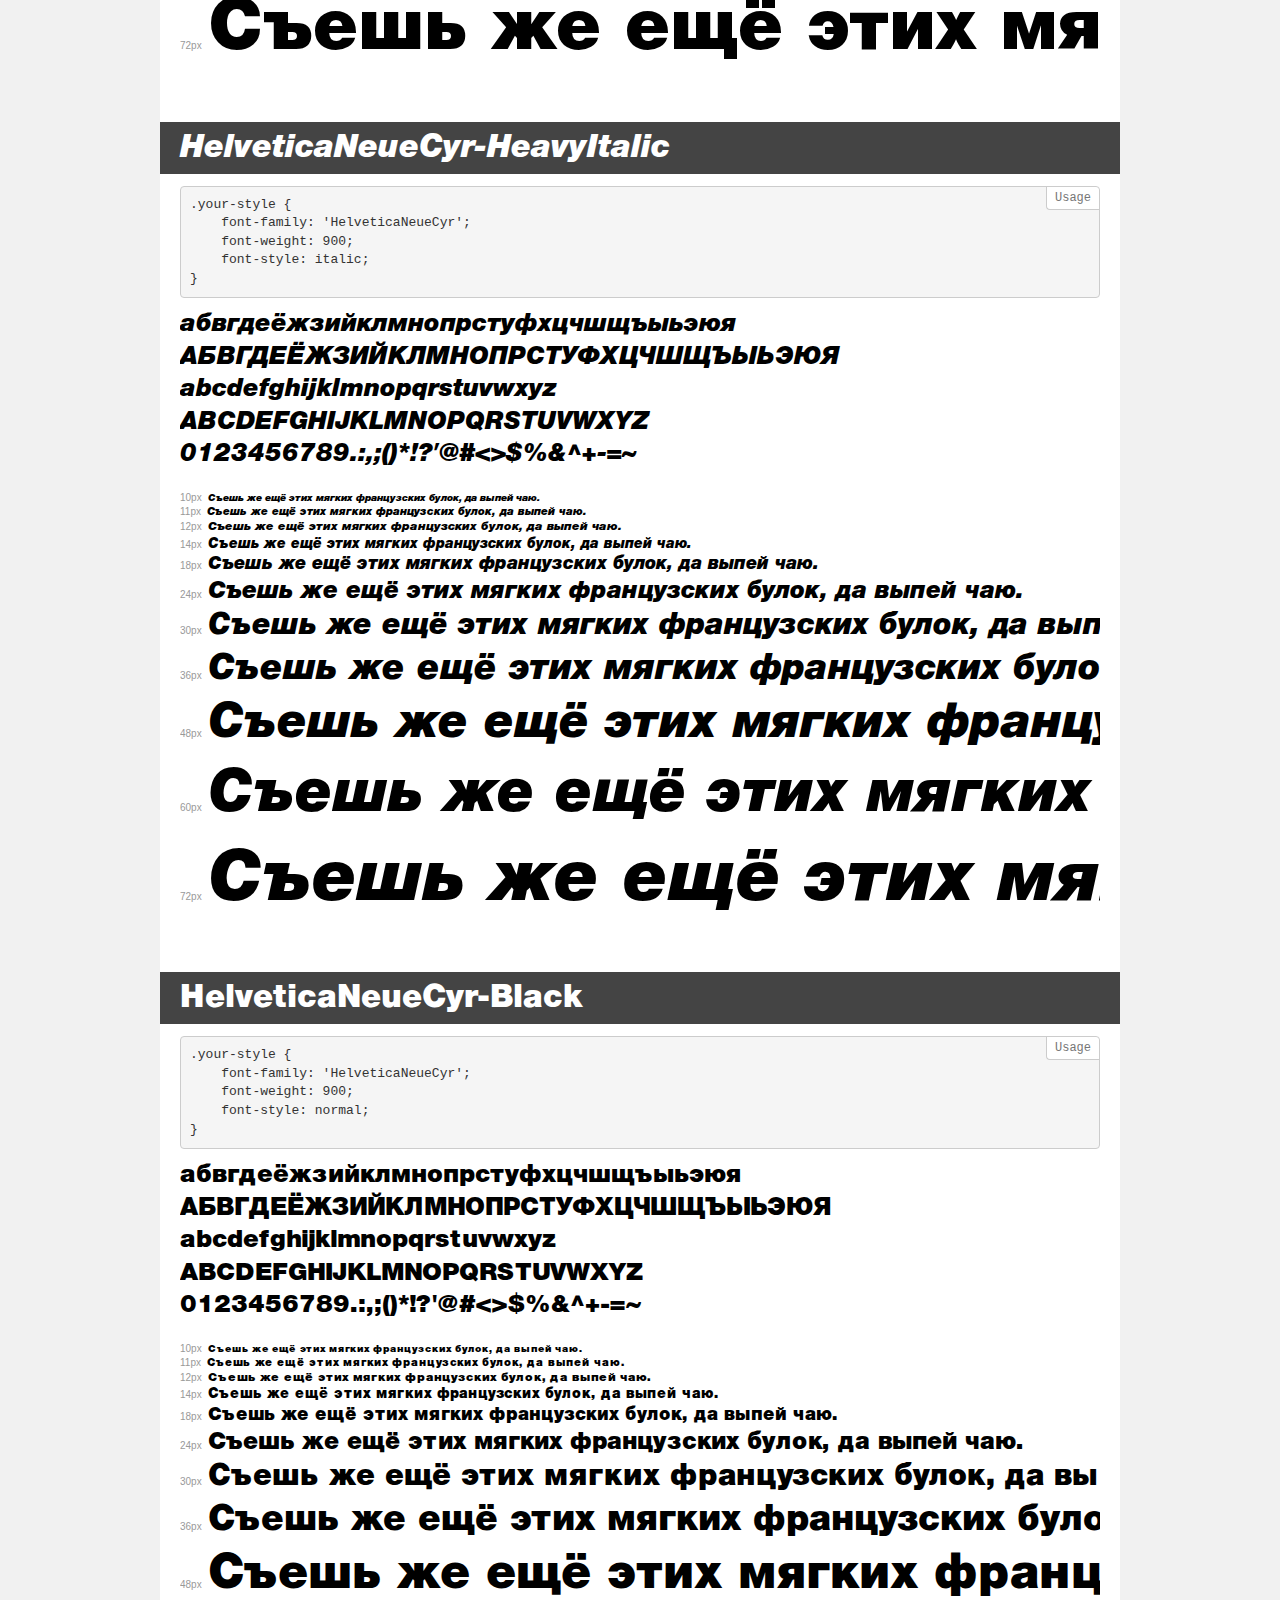
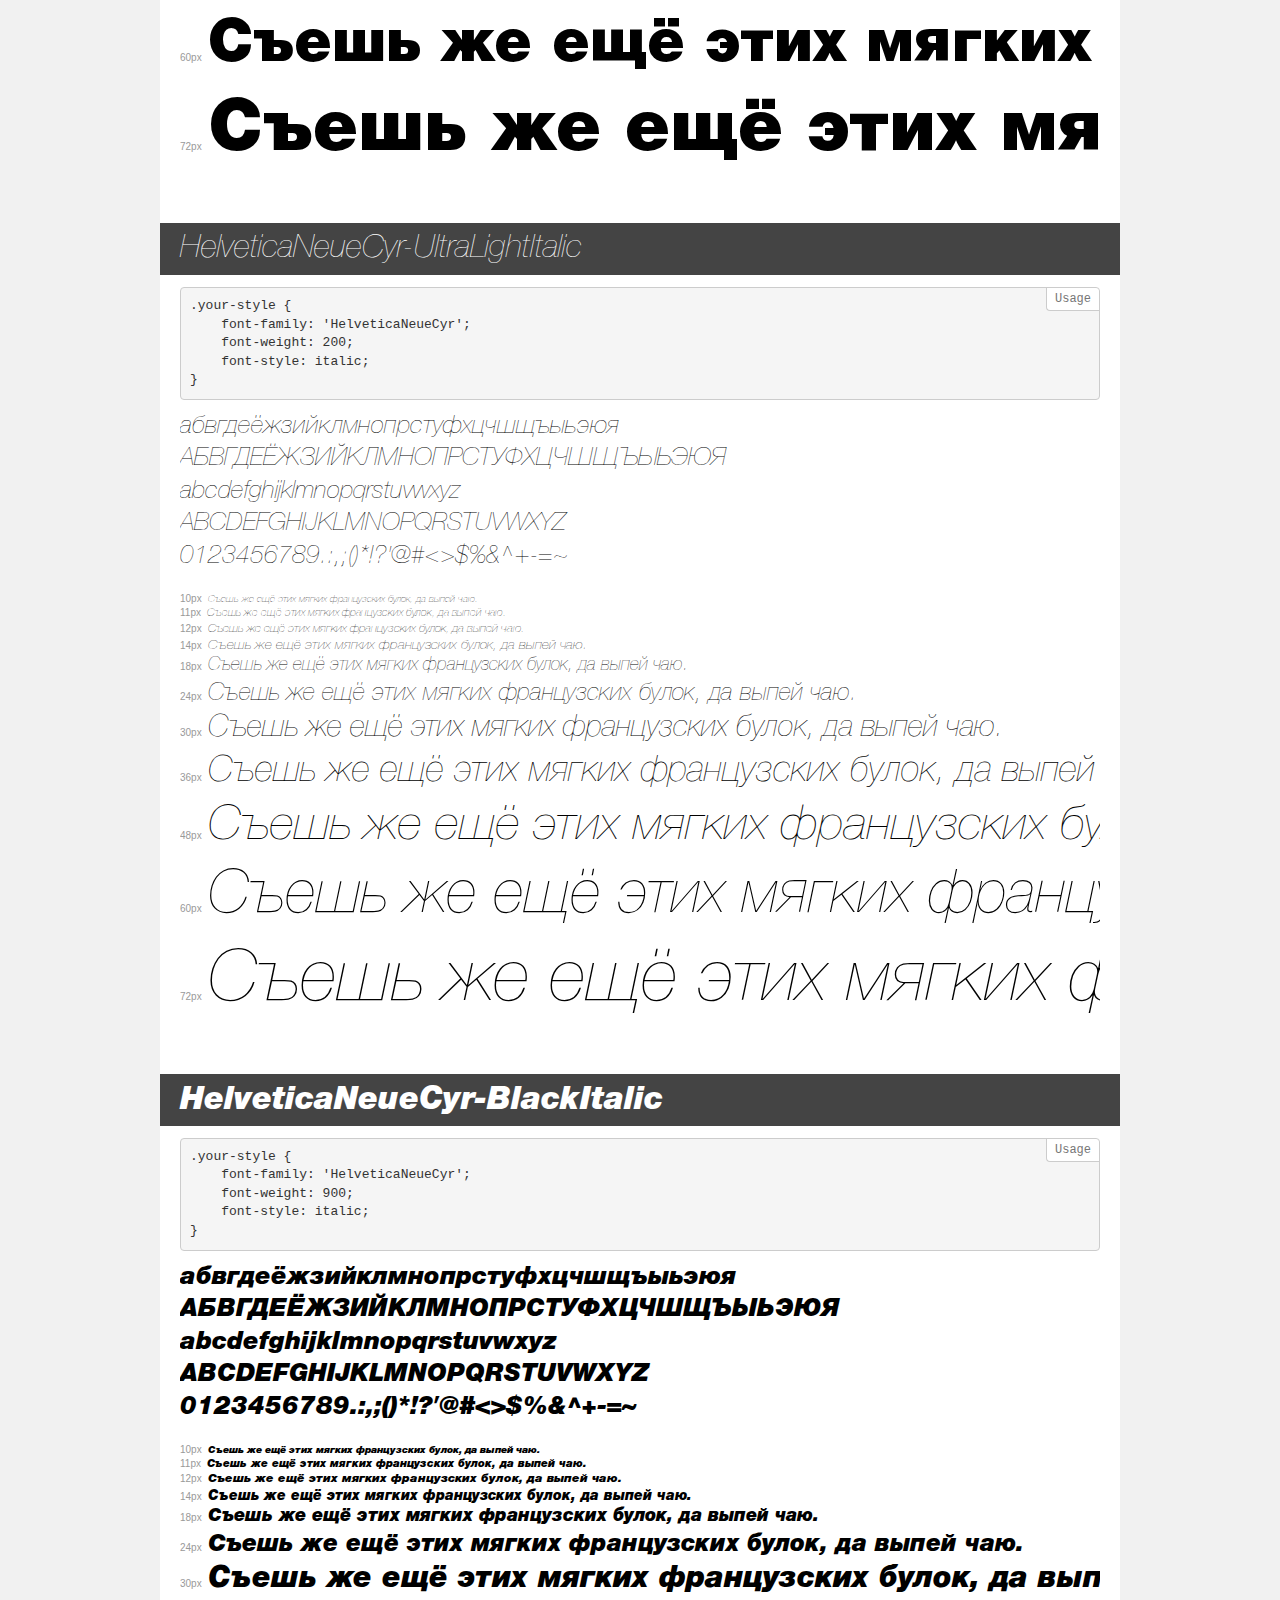
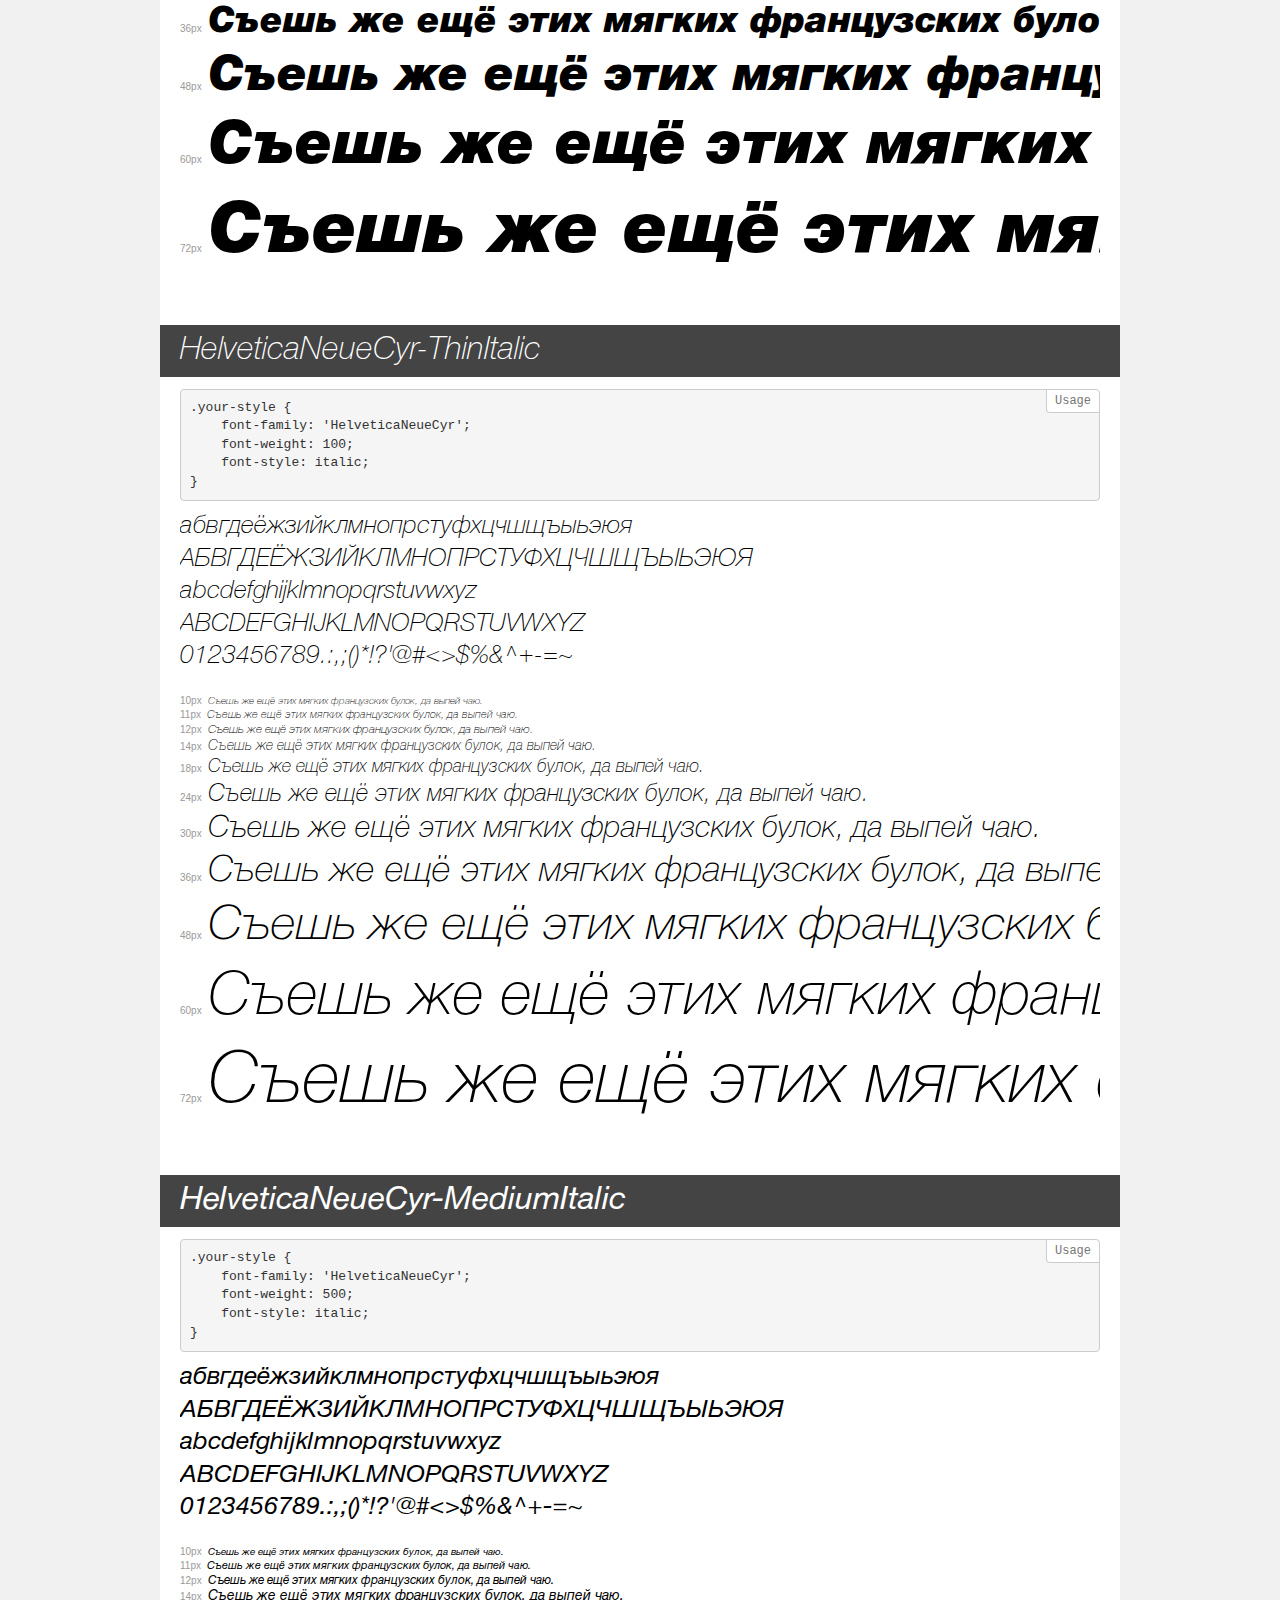
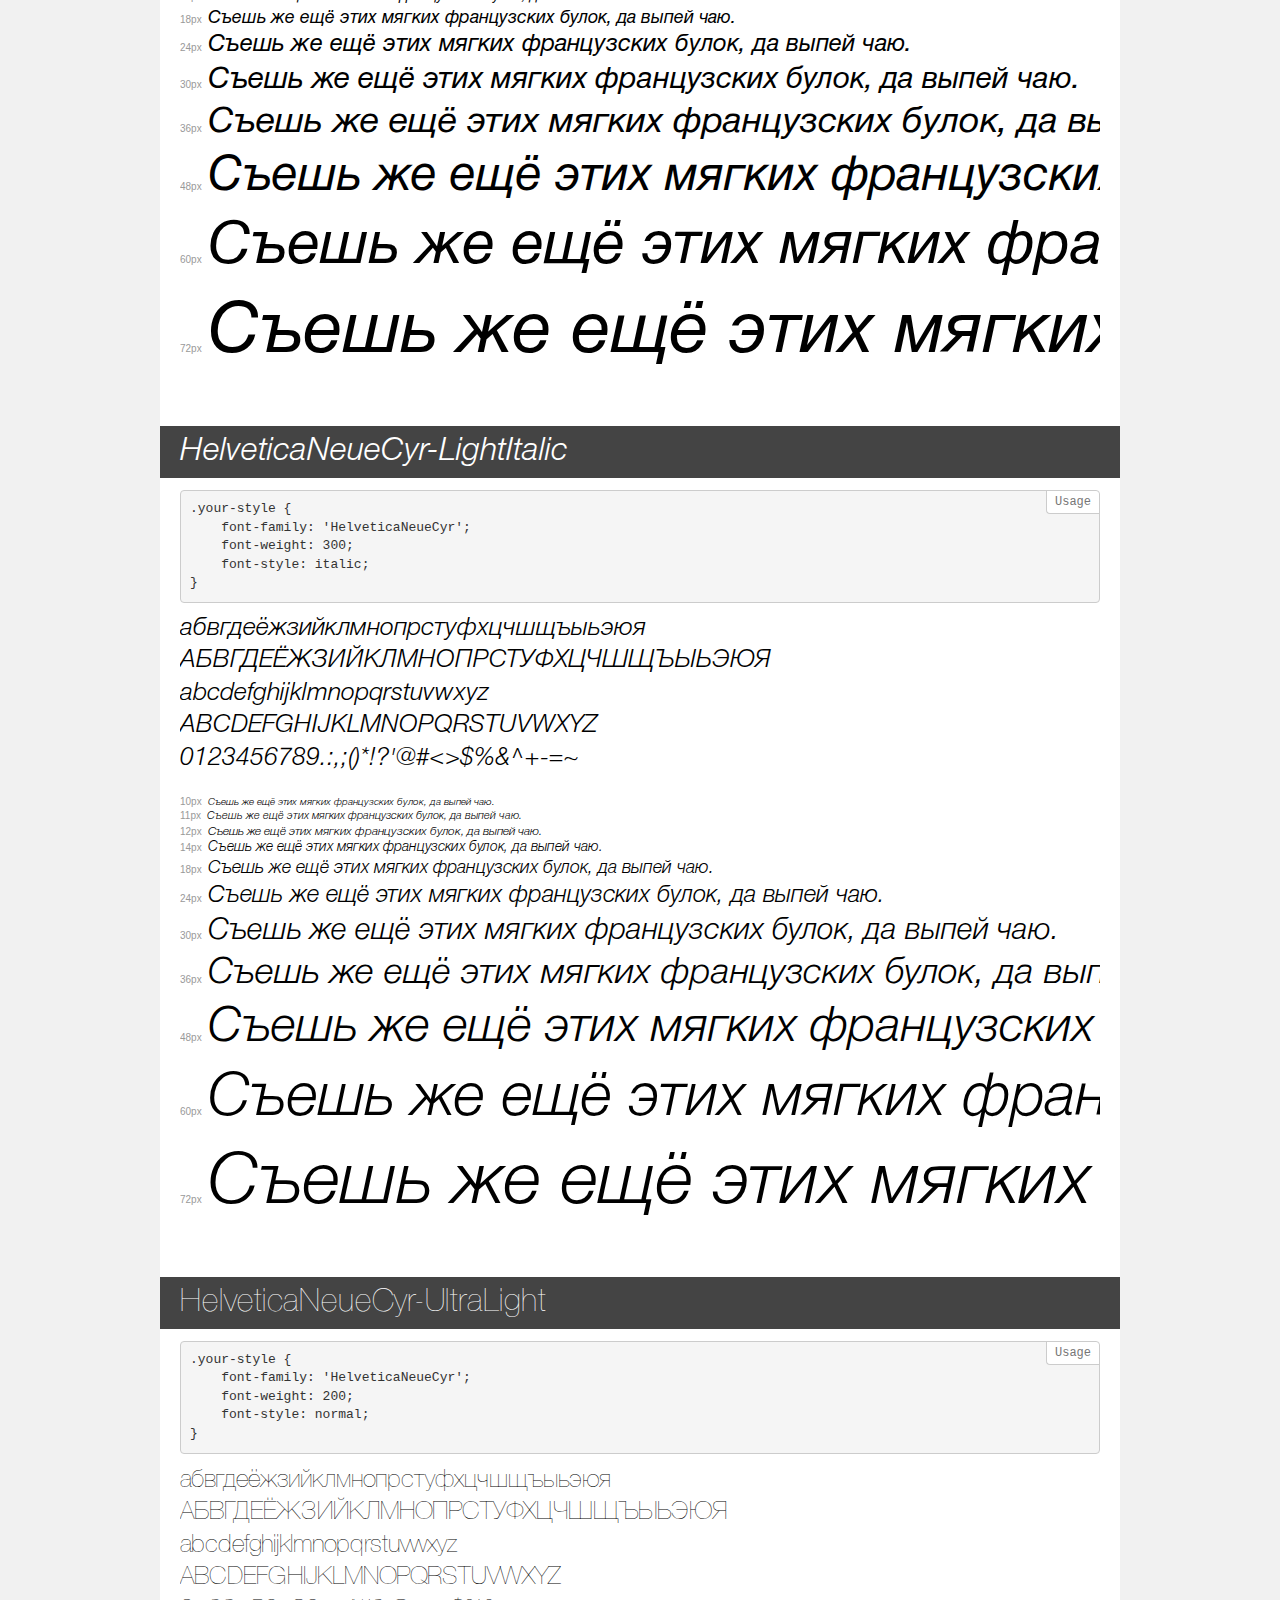
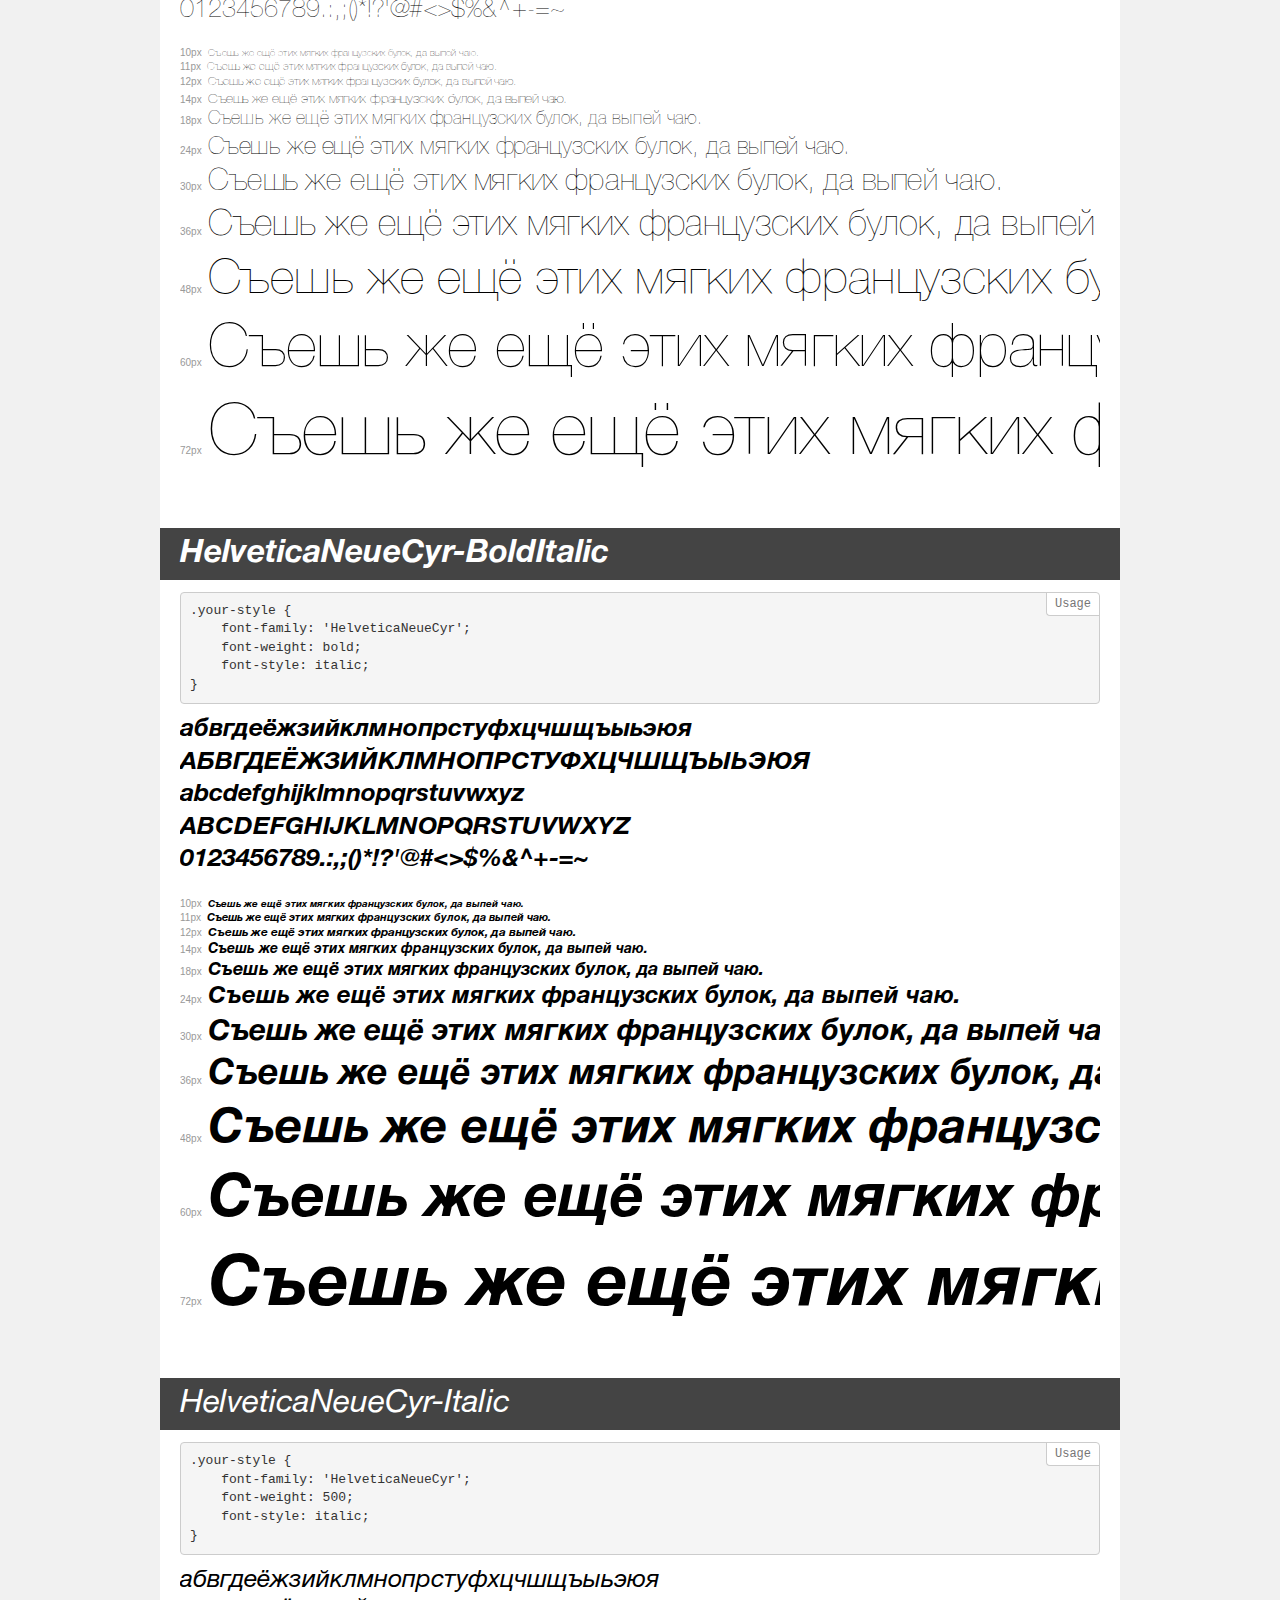
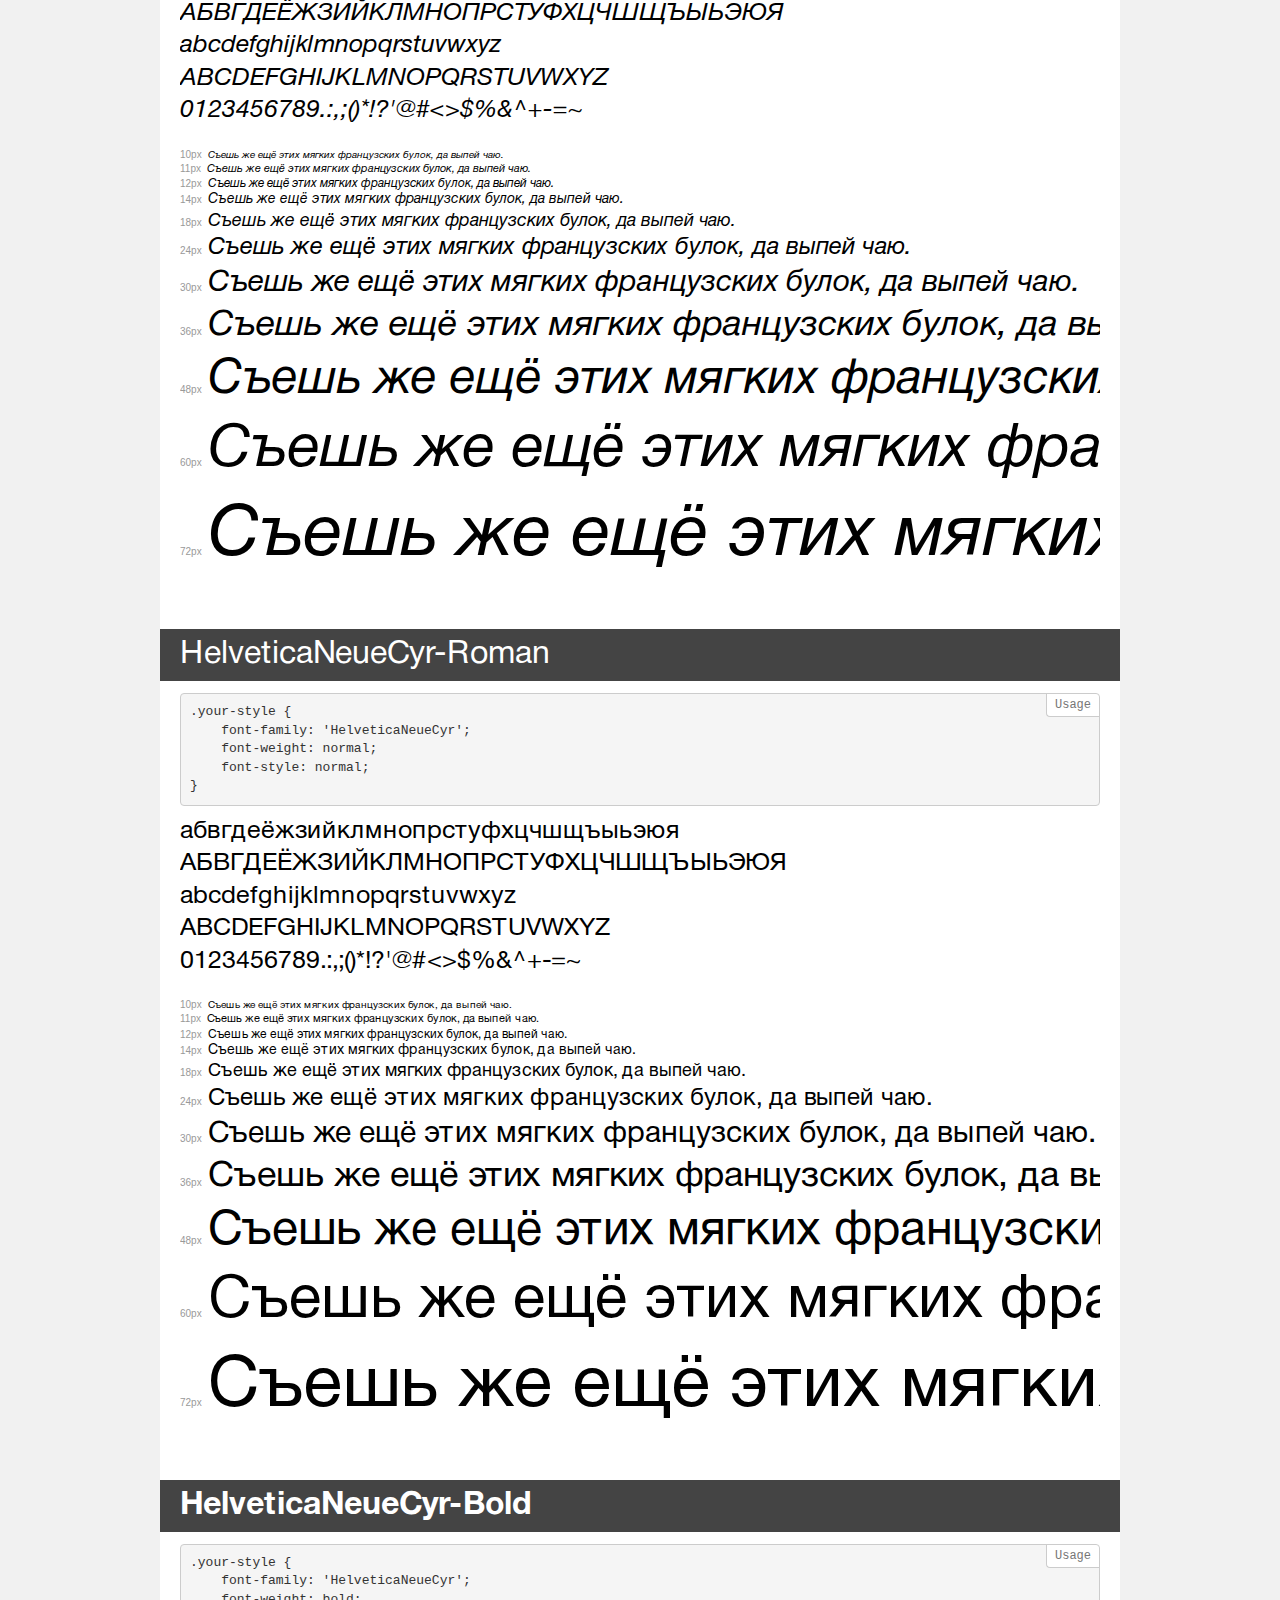
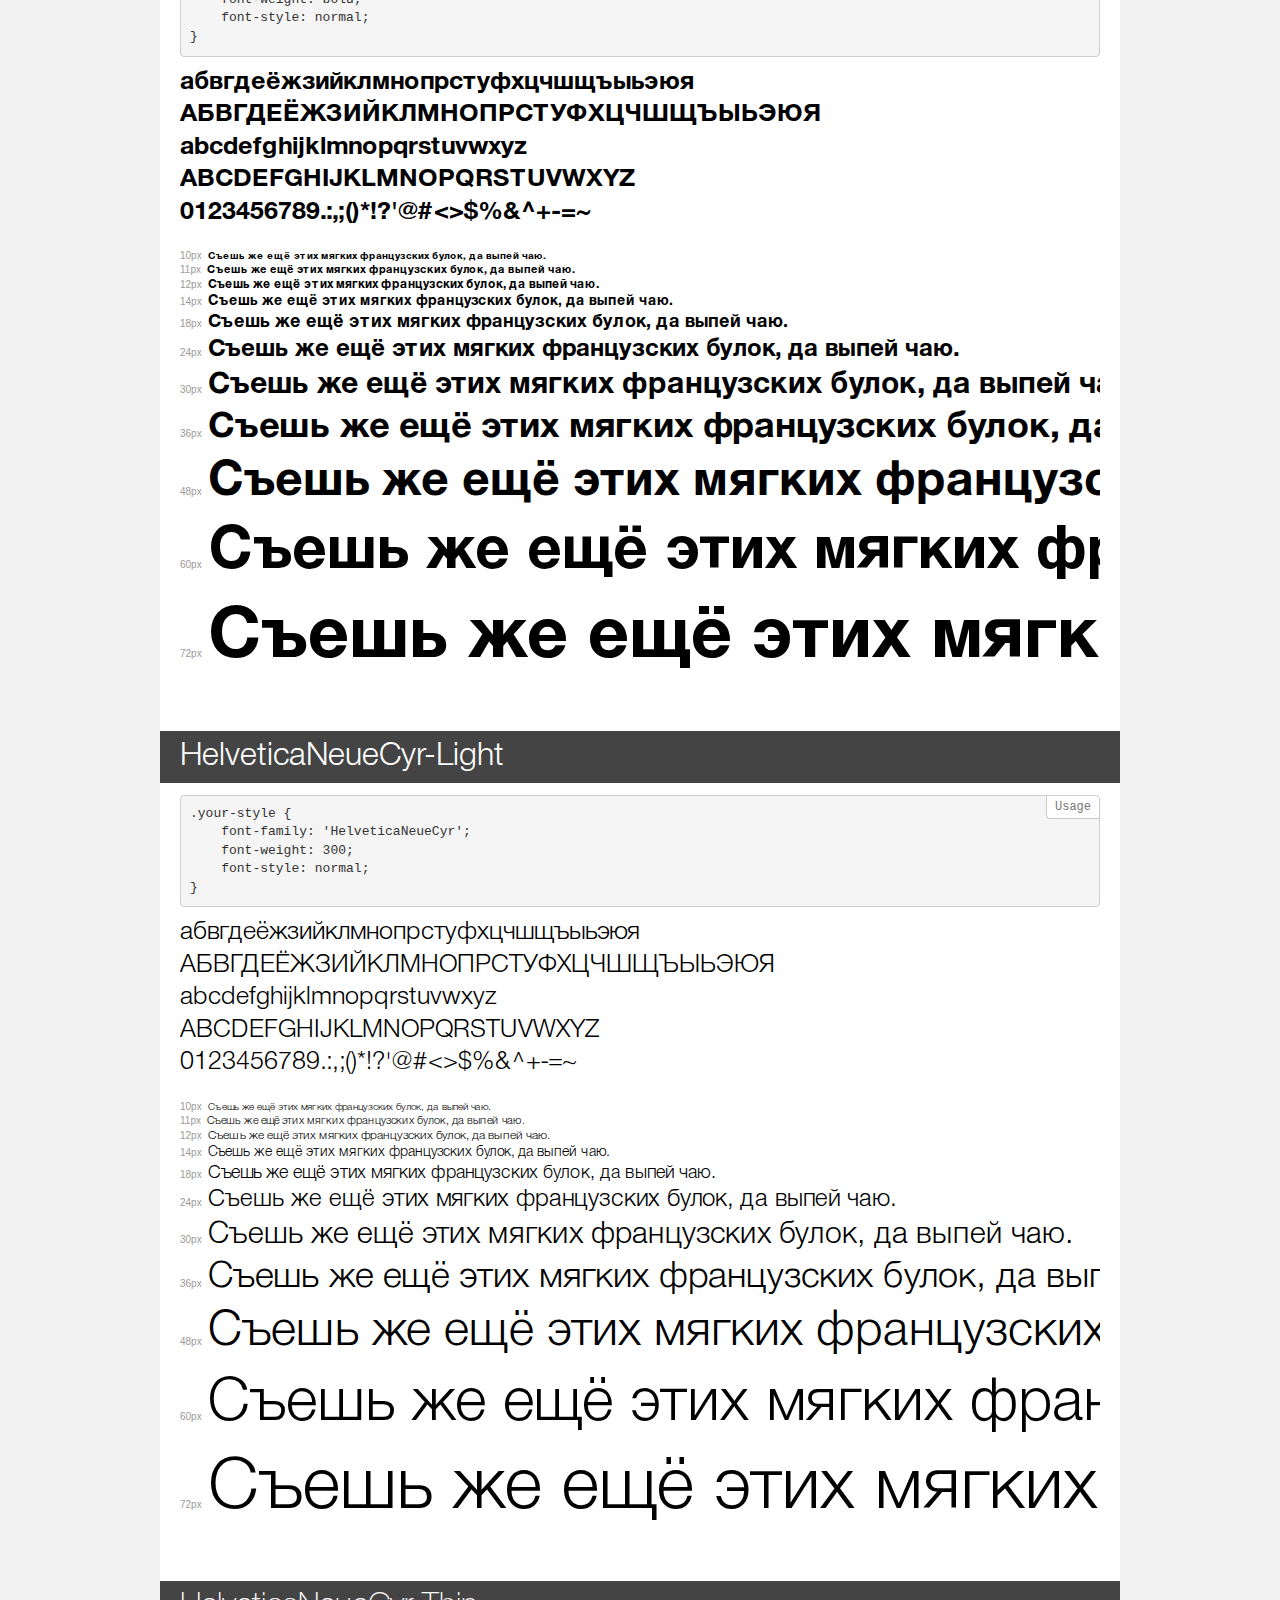
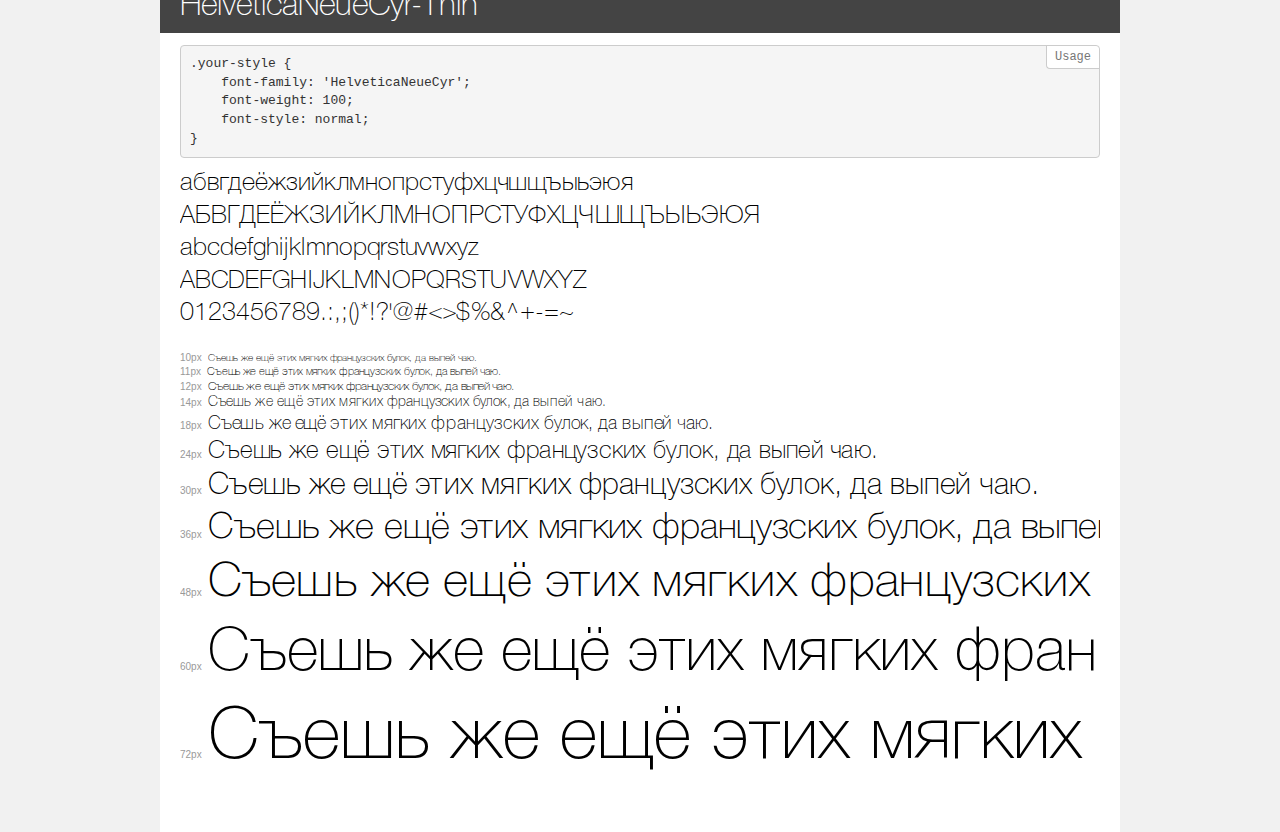
<file: HW-1/home/fonts/HelveticaNeueCyr/demo.html>
<!DOCTYPE html>
<html>
<head>
	<meta charset="utf-8">
	<meta http-equiv="X-UA-Compatible" content="IE=edge">
	<meta name="viewport" content="width=device-width, initial-scale=1">
	<meta name="robots" content="noindex, noarchive">
	<title>Transfonter demo</title>
	<link href="stylesheet.css" rel="stylesheet">
	<style>
		/*
		http://meyerweb.com/eric/tools/css/reset/
		v2.0 | 20110126
		License: none (public domain)
		*/
		html, body, div, span, applet, object, iframe,
		h1, h2, h3, h4, h5, h6, p, blockquote, pre,
		a, abbr, acronym, address, big, cite, code,
		del, dfn, em, img, ins, kbd, q, s, samp,
		small, strike, strong, sub, sup, tt, var,
		b, u, i, center,
		dl, dt, dd, ol, ul, li,
		fieldset, form, label, legend,
		table, caption, tbody, tfoot, thead, tr, th, td,
		article, aside, canvas, details, embed,
		figure, figcaption, footer, header, hgroup,
		menu, nav, output, ruby, section, summary,
		time, mark, audio, video {
			margin: 0;
			padding: 0;
			border: 0;
			font-size: 100%;
			font: inherit;
			vertical-align: baseline;
		}
		/* HTML5 display-role reset for older browsers */
		article, aside, details, figcaption, figure,
		footer, header, hgroup, menu, nav, section {
			display: block;
		}
		body {
			line-height: 1;
		}
		ol, ul {
			list-style: none;
		}
		blockquote, q {
			quotes: none;
		}
		blockquote:before, blockquote:after,
		q:before, q:after {
			content: '';
			content: none;
		}
		table {
			border-collapse: collapse;
			border-spacing: 0;
		}
		/* common styles */
		body {
			background: #f1f1f1;
			color: #000;
		}
		.page {
			background: #fff;
			width: 920px;
			margin: 0 auto;
			padding: 20px 20px 0 20px;
			overflow: hidden;
		}
		.font-container {
			overflow-x: auto;
			overflow-y: hidden;
			margin-bottom: 40px;
			line-height: 1.3;
			white-space: nowrap;
			padding-bottom: 5px;
		}
		h1 {
			position: relative;
			background: #444;
			font-size: 32px;
			color: #fff;
			padding: 10px 20px;
			margin: 0 -20px 12px -20px;
		}
		.letters {
			font-size: 25px;
			margin-bottom: 20px;
		}
		.s10:before {
			content: '10px';
		}
		.s11:before {
			content: '11px';
		}
		.s12:before {
			content: '12px';
		}
		.s14:before {
			content: '14px';
		}
		.s18:before {
			content: '18px';
		}
		.s24:before {
			content: '24px';
		}
		.s30:before {
			content: '30px';
		}
		.s36:before {
			content: '36px';
		}
		.s48:before {
			content: '48px';
		}
		.s60:before {
			content: '60px';
		}
		.s72:before {
			content: '72px';
		}
		.s10:before, .s11:before, .s12:before, .s14:before,
		.s18:before, .s24:before, .s30:before, .s36:before,
		.s48:before, .s60:before, .s72:before {
			font-family: Arial, sans-serif;
			font-size: 10px;
			font-weight: normal;
			font-style: normal;
			color: #999;
			padding-right: 6px;
		}
		pre {
			display: block;
			position: relative;
			padding: 9px;
			margin: 0 0 10px;
			font-family: Monaco, Menlo, Consolas, "Courier New", monospace !important;
			font-size: 13px;
			line-height: 1.428571429;
			color: #333;
			font-weight: normal !important;
			font-style: normal !important;
			background-color: #f5f5f5;
			border: 1px solid #ccc;
			overflow-x: auto;
			border-radius: 4px;
		}
		pre:after {
			display: block;
			position: absolute;
			right: 0;
			top: 0;
			content: 'Usage';
			line-height: 1;
			padding: 5px 8px;
			font-size: 12px;
			color: #767676;
			background-color: #fff;
			border: 1px solid #ccc;
			border-right: none;
			border-top: none;
			border-radius: 0 4px 0 4px;
			z-index: 10;
		}
		/* responsive */
		@media (max-width: 959px) {
			.page {
				width: auto;
				margin: 0;
			}
		}
	</style>
</head>
<body>
<div class="page">
	<div class="demo" style="font-family: 'HelveticaNeueCyr'; font-weight: 500; font-style: normal;">
		<h1>HelveticaNeueCyr-Medium</h1>
		<pre>.your-style {
    font-family: 'HelveticaNeueCyr';
    font-weight: 500;
    font-style: normal;
}</pre>
		<div class="font-container">
			<p class="letters">
				абвгдеёжзийклмнопрстуфхцчшщъыьэюя <br />
				АБВГДЕЁЖЗИЙКЛМНОПРСТУФХЦЧШЩЪЫЬЭЮЯ <br />
				abcdefghijklmnopqrstuvwxyz <br />
				ABCDEFGHIJKLMNOPQRSTUVWXYZ <br />				0123456789.:,;()*!?'@#<>$%&^+-=~
			</p>
			<p class="s10" style="font-size: 10px;">Съешь же ещё этих мягких французских булок, да выпей чаю.</p>
			<p class="s11" style="font-size: 11px;">Съешь же ещё этих мягких французских булок, да выпей чаю.</p>
			<p class="s12" style="font-size: 12px;">Съешь же ещё этих мягких французских булок, да выпей чаю.</p>
			<p class="s14" style="font-size: 14px;">Съешь же ещё этих мягких французских булок, да выпей чаю.</p>
			<p class="s18" style="font-size: 18px;">Съешь же ещё этих мягких французских булок, да выпей чаю.</p>
			<p class="s24" style="font-size: 24px;">Съешь же ещё этих мягких французских булок, да выпей чаю.</p>
			<p class="s30" style="font-size: 30px;">Съешь же ещё этих мягких французских булок, да выпей чаю.</p>
			<p class="s36" style="font-size: 36px;">Съешь же ещё этих мягких французских булок, да выпей чаю.</p>
			<p class="s48" style="font-size: 48px;">Съешь же ещё этих мягких французских булок, да выпей чаю.</p>
			<p class="s60" style="font-size: 60px;">Съешь же ещё этих мягких французских булок, да выпей чаю.</p>
			<p class="s72" style="font-size: 72px;">Съешь же ещё этих мягких французских булок, да выпей чаю.</p>
		</div>
	</div>
	<div class="demo" style="font-family: 'HelveticaNeueCyr'; font-weight: 900; font-style: normal;">
		<h1>HelveticaNeueCyr-Heavy</h1>
		<pre>.your-style {
    font-family: 'HelveticaNeueCyr';
    font-weight: 900;
    font-style: normal;
}</pre>
		<div class="font-container">
			<p class="letters">
				абвгдеёжзийклмнопрстуфхцчшщъыьэюя <br />
				АБВГДЕЁЖЗИЙКЛМНОПРСТУФХЦЧШЩЪЫЬЭЮЯ <br />
				abcdefghijklmnopqrstuvwxyz <br />
				ABCDEFGHIJKLMNOPQRSTUVWXYZ <br />				0123456789.:,;()*!?'@#<>$%&^+-=~
			</p>
			<p class="s10" style="font-size: 10px;">Съешь же ещё этих мягких французских булок, да выпей чаю.</p>
			<p class="s11" style="font-size: 11px;">Съешь же ещё этих мягких французских булок, да выпей чаю.</p>
			<p class="s12" style="font-size: 12px;">Съешь же ещё этих мягких французских булок, да выпей чаю.</p>
			<p class="s14" style="font-size: 14px;">Съешь же ещё этих мягких французских булок, да выпей чаю.</p>
			<p class="s18" style="font-size: 18px;">Съешь же ещё этих мягких французских булок, да выпей чаю.</p>
			<p class="s24" style="font-size: 24px;">Съешь же ещё этих мягких французских булок, да выпей чаю.</p>
			<p class="s30" style="font-size: 30px;">Съешь же ещё этих мягких французских булок, да выпей чаю.</p>
			<p class="s36" style="font-size: 36px;">Съешь же ещё этих мягких французских булок, да выпей чаю.</p>
			<p class="s48" style="font-size: 48px;">Съешь же ещё этих мягких французских булок, да выпей чаю.</p>
			<p class="s60" style="font-size: 60px;">Съешь же ещё этих мягких французских булок, да выпей чаю.</p>
			<p class="s72" style="font-size: 72px;">Съешь же ещё этих мягких французских булок, да выпей чаю.</p>
		</div>
	</div>
	<div class="demo" style="font-family: 'HelveticaNeueCyr'; font-weight: 900; font-style: italic;">
		<h1>HelveticaNeueCyr-HeavyItalic</h1>
		<pre>.your-style {
    font-family: 'HelveticaNeueCyr';
    font-weight: 900;
    font-style: italic;
}</pre>
		<div class="font-container">
			<p class="letters">
				абвгдеёжзийклмнопрстуфхцчшщъыьэюя <br />
				АБВГДЕЁЖЗИЙКЛМНОПРСТУФХЦЧШЩЪЫЬЭЮЯ <br />
				abcdefghijklmnopqrstuvwxyz <br />
				ABCDEFGHIJKLMNOPQRSTUVWXYZ <br />				0123456789.:,;()*!?'@#<>$%&^+-=~
			</p>
			<p class="s10" style="font-size: 10px;">Съешь же ещё этих мягких французских булок, да выпей чаю.</p>
			<p class="s11" style="font-size: 11px;">Съешь же ещё этих мягких французских булок, да выпей чаю.</p>
			<p class="s12" style="font-size: 12px;">Съешь же ещё этих мягких французских булок, да выпей чаю.</p>
			<p class="s14" style="font-size: 14px;">Съешь же ещё этих мягких французских булок, да выпей чаю.</p>
			<p class="s18" style="font-size: 18px;">Съешь же ещё этих мягких французских булок, да выпей чаю.</p>
			<p class="s24" style="font-size: 24px;">Съешь же ещё этих мягких французских булок, да выпей чаю.</p>
			<p class="s30" style="font-size: 30px;">Съешь же ещё этих мягких французских булок, да выпей чаю.</p>
			<p class="s36" style="font-size: 36px;">Съешь же ещё этих мягких французских булок, да выпей чаю.</p>
			<p class="s48" style="font-size: 48px;">Съешь же ещё этих мягких французских булок, да выпей чаю.</p>
			<p class="s60" style="font-size: 60px;">Съешь же ещё этих мягких французских булок, да выпей чаю.</p>
			<p class="s72" style="font-size: 72px;">Съешь же ещё этих мягких французских булок, да выпей чаю.</p>
		</div>
	</div>
	<div class="demo" style="font-family: 'HelveticaNeueCyr'; font-weight: 900; font-style: normal;">
		<h1>HelveticaNeueCyr-Black</h1>
		<pre>.your-style {
    font-family: 'HelveticaNeueCyr';
    font-weight: 900;
    font-style: normal;
}</pre>
		<div class="font-container">
			<p class="letters">
				абвгдеёжзийклмнопрстуфхцчшщъыьэюя <br />
				АБВГДЕЁЖЗИЙКЛМНОПРСТУФХЦЧШЩЪЫЬЭЮЯ <br />
				abcdefghijklmnopqrstuvwxyz <br />
				ABCDEFGHIJKLMNOPQRSTUVWXYZ <br />				0123456789.:,;()*!?'@#<>$%&^+-=~
			</p>
			<p class="s10" style="font-size: 10px;">Съешь же ещё этих мягких французских булок, да выпей чаю.</p>
			<p class="s11" style="font-size: 11px;">Съешь же ещё этих мягких французских булок, да выпей чаю.</p>
			<p class="s12" style="font-size: 12px;">Съешь же ещё этих мягких французских булок, да выпей чаю.</p>
			<p class="s14" style="font-size: 14px;">Съешь же ещё этих мягких французских булок, да выпей чаю.</p>
			<p class="s18" style="font-size: 18px;">Съешь же ещё этих мягких французских булок, да выпей чаю.</p>
			<p class="s24" style="font-size: 24px;">Съешь же ещё этих мягких французских булок, да выпей чаю.</p>
			<p class="s30" style="font-size: 30px;">Съешь же ещё этих мягких французских булок, да выпей чаю.</p>
			<p class="s36" style="font-size: 36px;">Съешь же ещё этих мягких французских булок, да выпей чаю.</p>
			<p class="s48" style="font-size: 48px;">Съешь же ещё этих мягких французских булок, да выпей чаю.</p>
			<p class="s60" style="font-size: 60px;">Съешь же ещё этих мягких французских булок, да выпей чаю.</p>
			<p class="s72" style="font-size: 72px;">Съешь же ещё этих мягких французских булок, да выпей чаю.</p>
		</div>
	</div>
	<div class="demo" style="font-family: 'HelveticaNeueCyr'; font-weight: 200; font-style: italic;">
		<h1>HelveticaNeueCyr-UltraLightItalic</h1>
		<pre>.your-style {
    font-family: 'HelveticaNeueCyr';
    font-weight: 200;
    font-style: italic;
}</pre>
		<div class="font-container">
			<p class="letters">
				абвгдеёжзийклмнопрстуфхцчшщъыьэюя <br />
				АБВГДЕЁЖЗИЙКЛМНОПРСТУФХЦЧШЩЪЫЬЭЮЯ <br />
				abcdefghijklmnopqrstuvwxyz <br />
				ABCDEFGHIJKLMNOPQRSTUVWXYZ <br />				0123456789.:,;()*!?'@#<>$%&^+-=~
			</p>
			<p class="s10" style="font-size: 10px;">Съешь же ещё этих мягких французских булок, да выпей чаю.</p>
			<p class="s11" style="font-size: 11px;">Съешь же ещё этих мягких французских булок, да выпей чаю.</p>
			<p class="s12" style="font-size: 12px;">Съешь же ещё этих мягких французских булок, да выпей чаю.</p>
			<p class="s14" style="font-size: 14px;">Съешь же ещё этих мягких французских булок, да выпей чаю.</p>
			<p class="s18" style="font-size: 18px;">Съешь же ещё этих мягких французских булок, да выпей чаю.</p>
			<p class="s24" style="font-size: 24px;">Съешь же ещё этих мягких французских булок, да выпей чаю.</p>
			<p class="s30" style="font-size: 30px;">Съешь же ещё этих мягких французских булок, да выпей чаю.</p>
			<p class="s36" style="font-size: 36px;">Съешь же ещё этих мягких французских булок, да выпей чаю.</p>
			<p class="s48" style="font-size: 48px;">Съешь же ещё этих мягких французских булок, да выпей чаю.</p>
			<p class="s60" style="font-size: 60px;">Съешь же ещё этих мягких французских булок, да выпей чаю.</p>
			<p class="s72" style="font-size: 72px;">Съешь же ещё этих мягких французских булок, да выпей чаю.</p>
		</div>
	</div>
	<div class="demo" style="font-family: 'HelveticaNeueCyr'; font-weight: 900; font-style: italic;">
		<h1>HelveticaNeueCyr-BlackItalic</h1>
		<pre>.your-style {
    font-family: 'HelveticaNeueCyr';
    font-weight: 900;
    font-style: italic;
}</pre>
		<div class="font-container">
			<p class="letters">
				абвгдеёжзийклмнопрстуфхцчшщъыьэюя <br />
				АБВГДЕЁЖЗИЙКЛМНОПРСТУФХЦЧШЩЪЫЬЭЮЯ <br />
				abcdefghijklmnopqrstuvwxyz <br />
				ABCDEFGHIJKLMNOPQRSTUVWXYZ <br />				0123456789.:,;()*!?'@#<>$%&^+-=~
			</p>
			<p class="s10" style="font-size: 10px;">Съешь же ещё этих мягких французских булок, да выпей чаю.</p>
			<p class="s11" style="font-size: 11px;">Съешь же ещё этих мягких французских булок, да выпей чаю.</p>
			<p class="s12" style="font-size: 12px;">Съешь же ещё этих мягких французских булок, да выпей чаю.</p>
			<p class="s14" style="font-size: 14px;">Съешь же ещё этих мягких французских булок, да выпей чаю.</p>
			<p class="s18" style="font-size: 18px;">Съешь же ещё этих мягких французских булок, да выпей чаю.</p>
			<p class="s24" style="font-size: 24px;">Съешь же ещё этих мягких французских булок, да выпей чаю.</p>
			<p class="s30" style="font-size: 30px;">Съешь же ещё этих мягких французских булок, да выпей чаю.</p>
			<p class="s36" style="font-size: 36px;">Съешь же ещё этих мягких французских булок, да выпей чаю.</p>
			<p class="s48" style="font-size: 48px;">Съешь же ещё этих мягких французских булок, да выпей чаю.</p>
			<p class="s60" style="font-size: 60px;">Съешь же ещё этих мягких французских булок, да выпей чаю.</p>
			<p class="s72" style="font-size: 72px;">Съешь же ещё этих мягких французских булок, да выпей чаю.</p>
		</div>
	</div>
	<div class="demo" style="font-family: 'HelveticaNeueCyr'; font-weight: 100; font-style: italic;">
		<h1>HelveticaNeueCyr-ThinItalic</h1>
		<pre>.your-style {
    font-family: 'HelveticaNeueCyr';
    font-weight: 100;
    font-style: italic;
}</pre>
		<div class="font-container">
			<p class="letters">
				абвгдеёжзийклмнопрстуфхцчшщъыьэюя <br />
				АБВГДЕЁЖЗИЙКЛМНОПРСТУФХЦЧШЩЪЫЬЭЮЯ <br />
				abcdefghijklmnopqrstuvwxyz <br />
				ABCDEFGHIJKLMNOPQRSTUVWXYZ <br />				0123456789.:,;()*!?'@#<>$%&^+-=~
			</p>
			<p class="s10" style="font-size: 10px;">Съешь же ещё этих мягких французских булок, да выпей чаю.</p>
			<p class="s11" style="font-size: 11px;">Съешь же ещё этих мягких французских булок, да выпей чаю.</p>
			<p class="s12" style="font-size: 12px;">Съешь же ещё этих мягких французских булок, да выпей чаю.</p>
			<p class="s14" style="font-size: 14px;">Съешь же ещё этих мягких французских булок, да выпей чаю.</p>
			<p class="s18" style="font-size: 18px;">Съешь же ещё этих мягких французских булок, да выпей чаю.</p>
			<p class="s24" style="font-size: 24px;">Съешь же ещё этих мягких французских булок, да выпей чаю.</p>
			<p class="s30" style="font-size: 30px;">Съешь же ещё этих мягких французских булок, да выпей чаю.</p>
			<p class="s36" style="font-size: 36px;">Съешь же ещё этих мягких французских булок, да выпей чаю.</p>
			<p class="s48" style="font-size: 48px;">Съешь же ещё этих мягких французских булок, да выпей чаю.</p>
			<p class="s60" style="font-size: 60px;">Съешь же ещё этих мягких французских булок, да выпей чаю.</p>
			<p class="s72" style="font-size: 72px;">Съешь же ещё этих мягких французских булок, да выпей чаю.</p>
		</div>
	</div>
	<div class="demo" style="font-family: 'HelveticaNeueCyr'; font-weight: 500; font-style: italic;">
		<h1>HelveticaNeueCyr-MediumItalic</h1>
		<pre>.your-style {
    font-family: 'HelveticaNeueCyr';
    font-weight: 500;
    font-style: italic;
}</pre>
		<div class="font-container">
			<p class="letters">
				абвгдеёжзийклмнопрстуфхцчшщъыьэюя <br />
				АБВГДЕЁЖЗИЙКЛМНОПРСТУФХЦЧШЩЪЫЬЭЮЯ <br />
				abcdefghijklmnopqrstuvwxyz <br />
				ABCDEFGHIJKLMNOPQRSTUVWXYZ <br />				0123456789.:,;()*!?'@#<>$%&^+-=~
			</p>
			<p class="s10" style="font-size: 10px;">Съешь же ещё этих мягких французских булок, да выпей чаю.</p>
			<p class="s11" style="font-size: 11px;">Съешь же ещё этих мягких французских булок, да выпей чаю.</p>
			<p class="s12" style="font-size: 12px;">Съешь же ещё этих мягких французских булок, да выпей чаю.</p>
			<p class="s14" style="font-size: 14px;">Съешь же ещё этих мягких французских булок, да выпей чаю.</p>
			<p class="s18" style="font-size: 18px;">Съешь же ещё этих мягких французских булок, да выпей чаю.</p>
			<p class="s24" style="font-size: 24px;">Съешь же ещё этих мягких французских булок, да выпей чаю.</p>
			<p class="s30" style="font-size: 30px;">Съешь же ещё этих мягких французских булок, да выпей чаю.</p>
			<p class="s36" style="font-size: 36px;">Съешь же ещё этих мягких французских булок, да выпей чаю.</p>
			<p class="s48" style="font-size: 48px;">Съешь же ещё этих мягких французских булок, да выпей чаю.</p>
			<p class="s60" style="font-size: 60px;">Съешь же ещё этих мягких французских булок, да выпей чаю.</p>
			<p class="s72" style="font-size: 72px;">Съешь же ещё этих мягких французских булок, да выпей чаю.</p>
		</div>
	</div>
	<div class="demo" style="font-family: 'HelveticaNeueCyr'; font-weight: 300; font-style: italic;">
		<h1>HelveticaNeueCyr-LightItalic</h1>
		<pre>.your-style {
    font-family: 'HelveticaNeueCyr';
    font-weight: 300;
    font-style: italic;
}</pre>
		<div class="font-container">
			<p class="letters">
				абвгдеёжзийклмнопрстуфхцчшщъыьэюя <br />
				АБВГДЕЁЖЗИЙКЛМНОПРСТУФХЦЧШЩЪЫЬЭЮЯ <br />
				abcdefghijklmnopqrstuvwxyz <br />
				ABCDEFGHIJKLMNOPQRSTUVWXYZ <br />				0123456789.:,;()*!?'@#<>$%&^+-=~
			</p>
			<p class="s10" style="font-size: 10px;">Съешь же ещё этих мягких французских булок, да выпей чаю.</p>
			<p class="s11" style="font-size: 11px;">Съешь же ещё этих мягких французских булок, да выпей чаю.</p>
			<p class="s12" style="font-size: 12px;">Съешь же ещё этих мягких французских булок, да выпей чаю.</p>
			<p class="s14" style="font-size: 14px;">Съешь же ещё этих мягких французских булок, да выпей чаю.</p>
			<p class="s18" style="font-size: 18px;">Съешь же ещё этих мягких французских булок, да выпей чаю.</p>
			<p class="s24" style="font-size: 24px;">Съешь же ещё этих мягких французских булок, да выпей чаю.</p>
			<p class="s30" style="font-size: 30px;">Съешь же ещё этих мягких французских булок, да выпей чаю.</p>
			<p class="s36" style="font-size: 36px;">Съешь же ещё этих мягких французских булок, да выпей чаю.</p>
			<p class="s48" style="font-size: 48px;">Съешь же ещё этих мягких французских булок, да выпей чаю.</p>
			<p class="s60" style="font-size: 60px;">Съешь же ещё этих мягких французских булок, да выпей чаю.</p>
			<p class="s72" style="font-size: 72px;">Съешь же ещё этих мягких французских булок, да выпей чаю.</p>
		</div>
	</div>
	<div class="demo" style="font-family: 'HelveticaNeueCyr'; font-weight: 200; font-style: normal;">
		<h1>HelveticaNeueCyr-UltraLight</h1>
		<pre>.your-style {
    font-family: 'HelveticaNeueCyr';
    font-weight: 200;
    font-style: normal;
}</pre>
		<div class="font-container">
			<p class="letters">
				абвгдеёжзийклмнопрстуфхцчшщъыьэюя <br />
				АБВГДЕЁЖЗИЙКЛМНОПРСТУФХЦЧШЩЪЫЬЭЮЯ <br />
				abcdefghijklmnopqrstuvwxyz <br />
				ABCDEFGHIJKLMNOPQRSTUVWXYZ <br />				0123456789.:,;()*!?'@#<>$%&^+-=~
			</p>
			<p class="s10" style="font-size: 10px;">Съешь же ещё этих мягких французских булок, да выпей чаю.</p>
			<p class="s11" style="font-size: 11px;">Съешь же ещё этих мягких французских булок, да выпей чаю.</p>
			<p class="s12" style="font-size: 12px;">Съешь же ещё этих мягких французских булок, да выпей чаю.</p>
			<p class="s14" style="font-size: 14px;">Съешь же ещё этих мягких французских булок, да выпей чаю.</p>
			<p class="s18" style="font-size: 18px;">Съешь же ещё этих мягких французских булок, да выпей чаю.</p>
			<p class="s24" style="font-size: 24px;">Съешь же ещё этих мягких французских булок, да выпей чаю.</p>
			<p class="s30" style="font-size: 30px;">Съешь же ещё этих мягких французских булок, да выпей чаю.</p>
			<p class="s36" style="font-size: 36px;">Съешь же ещё этих мягких французских булок, да выпей чаю.</p>
			<p class="s48" style="font-size: 48px;">Съешь же ещё этих мягких французских булок, да выпей чаю.</p>
			<p class="s60" style="font-size: 60px;">Съешь же ещё этих мягких французских булок, да выпей чаю.</p>
			<p class="s72" style="font-size: 72px;">Съешь же ещё этих мягких французских булок, да выпей чаю.</p>
		</div>
	</div>
	<div class="demo" style="font-family: 'HelveticaNeueCyr'; font-weight: bold; font-style: italic;">
		<h1>HelveticaNeueCyr-BoldItalic</h1>
		<pre>.your-style {
    font-family: 'HelveticaNeueCyr';
    font-weight: bold;
    font-style: italic;
}</pre>
		<div class="font-container">
			<p class="letters">
				абвгдеёжзийклмнопрстуфхцчшщъыьэюя <br />
				АБВГДЕЁЖЗИЙКЛМНОПРСТУФХЦЧШЩЪЫЬЭЮЯ <br />
				abcdefghijklmnopqrstuvwxyz <br />
				ABCDEFGHIJKLMNOPQRSTUVWXYZ <br />				0123456789.:,;()*!?'@#<>$%&^+-=~
			</p>
			<p class="s10" style="font-size: 10px;">Съешь же ещё этих мягких французских булок, да выпей чаю.</p>
			<p class="s11" style="font-size: 11px;">Съешь же ещё этих мягких французских булок, да выпей чаю.</p>
			<p class="s12" style="font-size: 12px;">Съешь же ещё этих мягких французских булок, да выпей чаю.</p>
			<p class="s14" style="font-size: 14px;">Съешь же ещё этих мягких французских булок, да выпей чаю.</p>
			<p class="s18" style="font-size: 18px;">Съешь же ещё этих мягких французских булок, да выпей чаю.</p>
			<p class="s24" style="font-size: 24px;">Съешь же ещё этих мягких французских булок, да выпей чаю.</p>
			<p class="s30" style="font-size: 30px;">Съешь же ещё этих мягких французских булок, да выпей чаю.</p>
			<p class="s36" style="font-size: 36px;">Съешь же ещё этих мягких французских булок, да выпей чаю.</p>
			<p class="s48" style="font-size: 48px;">Съешь же ещё этих мягких французских булок, да выпей чаю.</p>
			<p class="s60" style="font-size: 60px;">Съешь же ещё этих мягких французских булок, да выпей чаю.</p>
			<p class="s72" style="font-size: 72px;">Съешь же ещё этих мягких французских булок, да выпей чаю.</p>
		</div>
	</div>
	<div class="demo" style="font-family: 'HelveticaNeueCyr'; font-weight: 500; font-style: italic;">
		<h1>HelveticaNeueCyr-Italic</h1>
		<pre>.your-style {
    font-family: 'HelveticaNeueCyr';
    font-weight: 500;
    font-style: italic;
}</pre>
		<div class="font-container">
			<p class="letters">
				абвгдеёжзийклмнопрстуфхцчшщъыьэюя <br />
				АБВГДЕЁЖЗИЙКЛМНОПРСТУФХЦЧШЩЪЫЬЭЮЯ <br />
				abcdefghijklmnopqrstuvwxyz <br />
				ABCDEFGHIJKLMNOPQRSTUVWXYZ <br />				0123456789.:,;()*!?'@#<>$%&^+-=~
			</p>
			<p class="s10" style="font-size: 10px;">Съешь же ещё этих мягких французских булок, да выпей чаю.</p>
			<p class="s11" style="font-size: 11px;">Съешь же ещё этих мягких французских булок, да выпей чаю.</p>
			<p class="s12" style="font-size: 12px;">Съешь же ещё этих мягких французских булок, да выпей чаю.</p>
			<p class="s14" style="font-size: 14px;">Съешь же ещё этих мягких французских булок, да выпей чаю.</p>
			<p class="s18" style="font-size: 18px;">Съешь же ещё этих мягких французских булок, да выпей чаю.</p>
			<p class="s24" style="font-size: 24px;">Съешь же ещё этих мягких французских булок, да выпей чаю.</p>
			<p class="s30" style="font-size: 30px;">Съешь же ещё этих мягких французских булок, да выпей чаю.</p>
			<p class="s36" style="font-size: 36px;">Съешь же ещё этих мягких французских булок, да выпей чаю.</p>
			<p class="s48" style="font-size: 48px;">Съешь же ещё этих мягких французских булок, да выпей чаю.</p>
			<p class="s60" style="font-size: 60px;">Съешь же ещё этих мягких французских булок, да выпей чаю.</p>
			<p class="s72" style="font-size: 72px;">Съешь же ещё этих мягких французских булок, да выпей чаю.</p>
		</div>
	</div>
	<div class="demo" style="font-family: 'HelveticaNeueCyr'; font-weight: normal; font-style: normal;">
		<h1>HelveticaNeueCyr-Roman</h1>
		<pre>.your-style {
    font-family: 'HelveticaNeueCyr';
    font-weight: normal;
    font-style: normal;
}</pre>
		<div class="font-container">
			<p class="letters">
				абвгдеёжзийклмнопрстуфхцчшщъыьэюя <br />
				АБВГДЕЁЖЗИЙКЛМНОПРСТУФХЦЧШЩЪЫЬЭЮЯ <br />
				abcdefghijklmnopqrstuvwxyz <br />
				ABCDEFGHIJKLMNOPQRSTUVWXYZ <br />				0123456789.:,;()*!?'@#<>$%&^+-=~
			</p>
			<p class="s10" style="font-size: 10px;">Съешь же ещё этих мягких французских булок, да выпей чаю.</p>
			<p class="s11" style="font-size: 11px;">Съешь же ещё этих мягких французских булок, да выпей чаю.</p>
			<p class="s12" style="font-size: 12px;">Съешь же ещё этих мягких французских булок, да выпей чаю.</p>
			<p class="s14" style="font-size: 14px;">Съешь же ещё этих мягких французских булок, да выпей чаю.</p>
			<p class="s18" style="font-size: 18px;">Съешь же ещё этих мягких французских булок, да выпей чаю.</p>
			<p class="s24" style="font-size: 24px;">Съешь же ещё этих мягких французских булок, да выпей чаю.</p>
			<p class="s30" style="font-size: 30px;">Съешь же ещё этих мягких французских булок, да выпей чаю.</p>
			<p class="s36" style="font-size: 36px;">Съешь же ещё этих мягких французских булок, да выпей чаю.</p>
			<p class="s48" style="font-size: 48px;">Съешь же ещё этих мягких французских булок, да выпей чаю.</p>
			<p class="s60" style="font-size: 60px;">Съешь же ещё этих мягких французских булок, да выпей чаю.</p>
			<p class="s72" style="font-size: 72px;">Съешь же ещё этих мягких французских булок, да выпей чаю.</p>
		</div>
	</div>
	<div class="demo" style="font-family: 'HelveticaNeueCyr'; font-weight: bold; font-style: normal;">
		<h1>HelveticaNeueCyr-Bold</h1>
		<pre>.your-style {
    font-family: 'HelveticaNeueCyr';
    font-weight: bold;
    font-style: normal;
}</pre>
		<div class="font-container">
			<p class="letters">
				абвгдеёжзийклмнопрстуфхцчшщъыьэюя <br />
				АБВГДЕЁЖЗИЙКЛМНОПРСТУФХЦЧШЩЪЫЬЭЮЯ <br />
				abcdefghijklmnopqrstuvwxyz <br />
				ABCDEFGHIJKLMNOPQRSTUVWXYZ <br />				0123456789.:,;()*!?'@#<>$%&^+-=~
			</p>
			<p class="s10" style="font-size: 10px;">Съешь же ещё этих мягких французских булок, да выпей чаю.</p>
			<p class="s11" style="font-size: 11px;">Съешь же ещё этих мягких французских булок, да выпей чаю.</p>
			<p class="s12" style="font-size: 12px;">Съешь же ещё этих мягких французских булок, да выпей чаю.</p>
			<p class="s14" style="font-size: 14px;">Съешь же ещё этих мягких французских булок, да выпей чаю.</p>
			<p class="s18" style="font-size: 18px;">Съешь же ещё этих мягких французских булок, да выпей чаю.</p>
			<p class="s24" style="font-size: 24px;">Съешь же ещё этих мягких французских булок, да выпей чаю.</p>
			<p class="s30" style="font-size: 30px;">Съешь же ещё этих мягких французских булок, да выпей чаю.</p>
			<p class="s36" style="font-size: 36px;">Съешь же ещё этих мягких французских булок, да выпей чаю.</p>
			<p class="s48" style="font-size: 48px;">Съешь же ещё этих мягких французских булок, да выпей чаю.</p>
			<p class="s60" style="font-size: 60px;">Съешь же ещё этих мягких французских булок, да выпей чаю.</p>
			<p class="s72" style="font-size: 72px;">Съешь же ещё этих мягких французских булок, да выпей чаю.</p>
		</div>
	</div>
	<div class="demo" style="font-family: 'HelveticaNeueCyr'; font-weight: 300; font-style: normal;">
		<h1>HelveticaNeueCyr-Light</h1>
		<pre>.your-style {
    font-family: 'HelveticaNeueCyr';
    font-weight: 300;
    font-style: normal;
}</pre>
		<div class="font-container">
			<p class="letters">
				абвгдеёжзийклмнопрстуфхцчшщъыьэюя <br />
				АБВГДЕЁЖЗИЙКЛМНОПРСТУФХЦЧШЩЪЫЬЭЮЯ <br />
				abcdefghijklmnopqrstuvwxyz <br />
				ABCDEFGHIJKLMNOPQRSTUVWXYZ <br />				0123456789.:,;()*!?'@#<>$%&^+-=~
			</p>
			<p class="s10" style="font-size: 10px;">Съешь же ещё этих мягких французских булок, да выпей чаю.</p>
			<p class="s11" style="font-size: 11px;">Съешь же ещё этих мягких французских булок, да выпей чаю.</p>
			<p class="s12" style="font-size: 12px;">Съешь же ещё этих мягких французских булок, да выпей чаю.</p>
			<p class="s14" style="font-size: 14px;">Съешь же ещё этих мягких французских булок, да выпей чаю.</p>
			<p class="s18" style="font-size: 18px;">Съешь же ещё этих мягких французских булок, да выпей чаю.</p>
			<p class="s24" style="font-size: 24px;">Съешь же ещё этих мягких французских булок, да выпей чаю.</p>
			<p class="s30" style="font-size: 30px;">Съешь же ещё этих мягких французских булок, да выпей чаю.</p>
			<p class="s36" style="font-size: 36px;">Съешь же ещё этих мягких французских булок, да выпей чаю.</p>
			<p class="s48" style="font-size: 48px;">Съешь же ещё этих мягких французских булок, да выпей чаю.</p>
			<p class="s60" style="font-size: 60px;">Съешь же ещё этих мягких французских булок, да выпей чаю.</p>
			<p class="s72" style="font-size: 72px;">Съешь же ещё этих мягких французских булок, да выпей чаю.</p>
		</div>
	</div>
	<div class="demo" style="font-family: 'HelveticaNeueCyr'; font-weight: 100; font-style: normal;">
		<h1>HelveticaNeueCyr-Thin</h1>
		<pre>.your-style {
    font-family: 'HelveticaNeueCyr';
    font-weight: 100;
    font-style: normal;
}</pre>
		<div class="font-container">
			<p class="letters">
				абвгдеёжзийклмнопрстуфхцчшщъыьэюя <br />
				АБВГДЕЁЖЗИЙКЛМНОПРСТУФХЦЧШЩЪЫЬЭЮЯ <br />
				abcdefghijklmnopqrstuvwxyz <br />
				ABCDEFGHIJKLMNOPQRSTUVWXYZ <br />				0123456789.:,;()*!?'@#<>$%&^+-=~
			</p>
			<p class="s10" style="font-size: 10px;">Съешь же ещё этих мягких французских булок, да выпей чаю.</p>
			<p class="s11" style="font-size: 11px;">Съешь же ещё этих мягких французских булок, да выпей чаю.</p>
			<p class="s12" style="font-size: 12px;">Съешь же ещё этих мягких французских булок, да выпей чаю.</p>
			<p class="s14" style="font-size: 14px;">Съешь же ещё этих мягких французских булок, да выпей чаю.</p>
			<p class="s18" style="font-size: 18px;">Съешь же ещё этих мягких французских булок, да выпей чаю.</p>
			<p class="s24" style="font-size: 24px;">Съешь же ещё этих мягких французских булок, да выпей чаю.</p>
			<p class="s30" style="font-size: 30px;">Съешь же ещё этих мягких французских булок, да выпей чаю.</p>
			<p class="s36" style="font-size: 36px;">Съешь же ещё этих мягких французских булок, да выпей чаю.</p>
			<p class="s48" style="font-size: 48px;">Съешь же ещё этих мягких французских булок, да выпей чаю.</p>
			<p class="s60" style="font-size: 60px;">Съешь же ещё этих мягких французских булок, да выпей чаю.</p>
			<p class="s72" style="font-size: 72px;">Съешь же ещё этих мягких французских булок, да выпей чаю.</p>
		</div>
	</div>
</div>
</body>
</html>
</file>
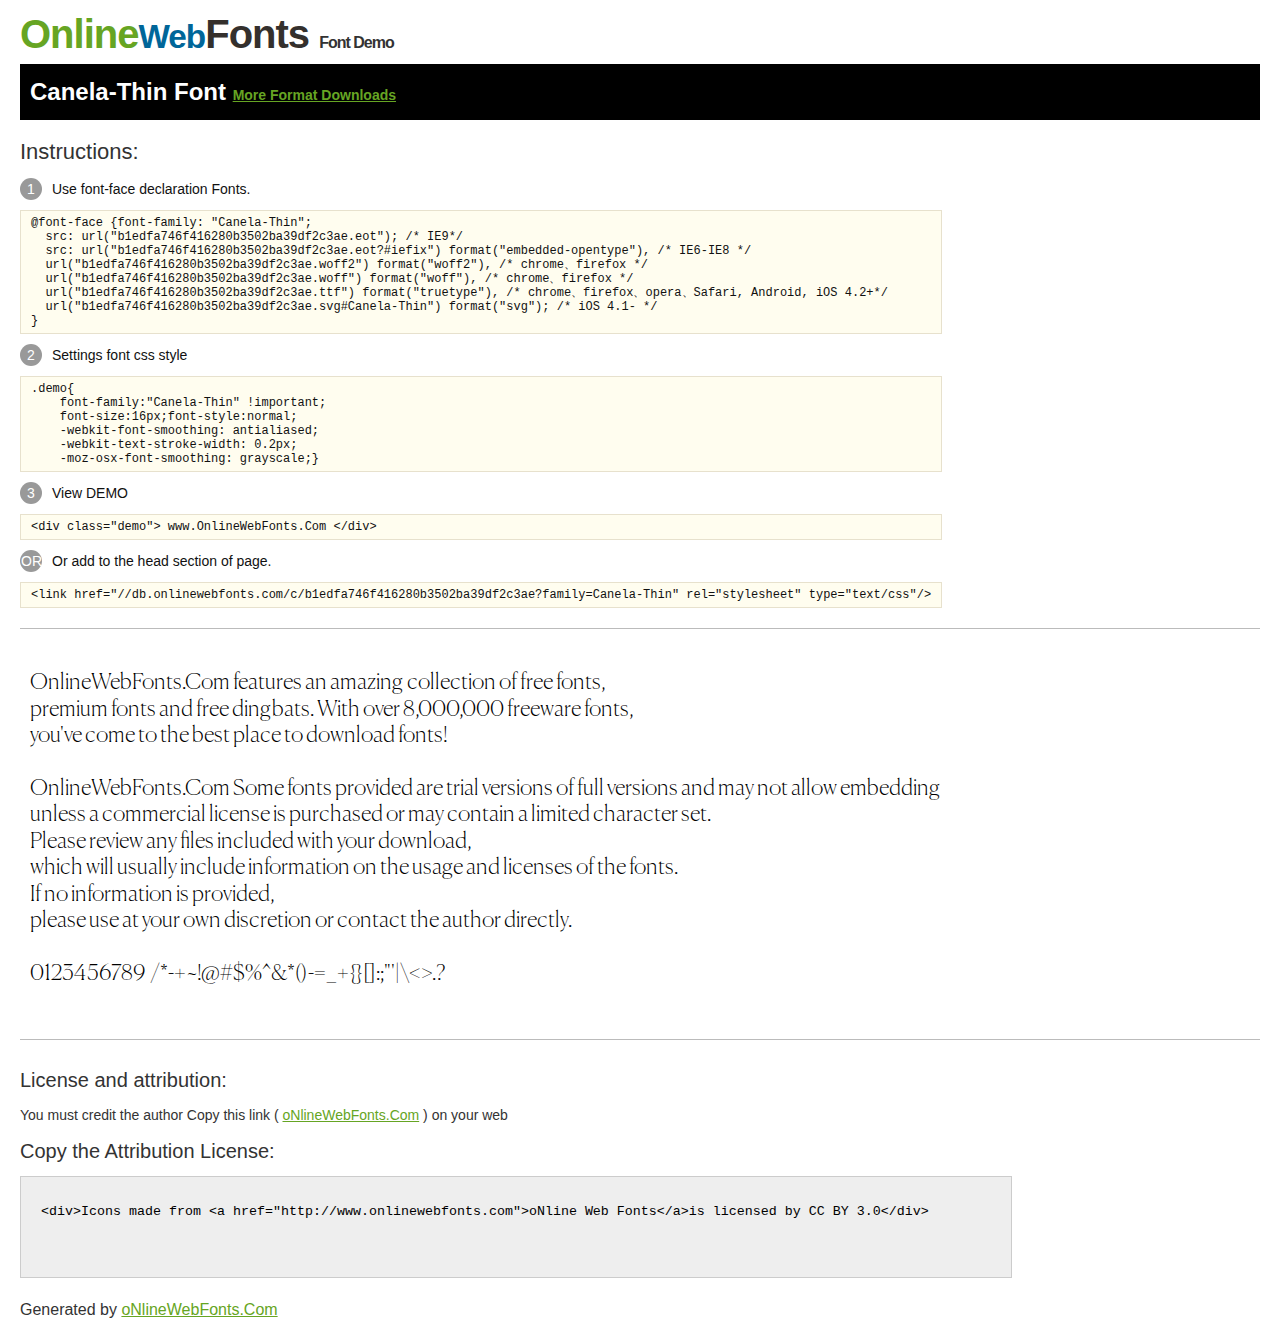
<file: HW-1/home/fonts/Canela/@font-face/Demo.html>
<!DOCTYPE html>
<html>
<head>
<meta charset="utf-8"/>
<title>Canela-Thin Font - OnlineWebFonts.COM</title>
<style type="text/css">
@font-face {font-family: "Canela-Thin";
  src: url("b1edfa746f416280b3502ba39df2c3ae.eot"); /* IE9*/
  src: url("b1edfa746f416280b3502ba39df2c3ae.eot?#iefix") format("embedded-opentype"), /* IE6-IE8 */
  url("b1edfa746f416280b3502ba39df2c3ae.woff2") format("woff2"), /* chrome、firefox */
  url("b1edfa746f416280b3502ba39df2c3ae.woff") format("woff"), /* chrome、firefox */
  url("b1edfa746f416280b3502ba39df2c3ae.ttf") format("truetype"), /* chrome、firefox、opera、Safari, Android, iOS 4.2+*/
  url("b1edfa746f416280b3502ba39df2c3ae.svg#Canela-Thin") format("svg"); /* iOS 4.1- */
}
*{margin:0;padding:0;list-style:none;}pre{border:solid 1px #e7e1cd;background-color:#fffdef;overflow:auto;font-size:12px;line-height:14px;margin-top:10px;margin-right:0;margin-bottom:10px;margin-left:0;padding-top:5px;padding-right:10px;padding-bottom:5px;padding-left:10px;}.demo pre{color:#000;line-height: 1.2em;font-family:"Canela-Thin"!important;font-size:22px;background-color:#FFF;border-top-width:0px;border-right-width:0px;border-bottom-width:0px;border-left-width:0px;}body{font-family:sans-serif;line-height:1.5;font-size:16px;padding:20px;color:#333;}:hover,:before,:after{-webkit-transition:all 0.1s ease-in;-moz-transition:all 0.1s ease-in;-ms-transition:all 0.1s ease-in;-o-transition:all 0.1s ease-in;transition:all 0.1s ease-in;}*{-moz-box-sizing:border-box;-webkit-box-sizing:border-box;box-sizing:border-box;margin:0;padding:0;}a{color:#66A523;}h1.logo{font-size:40px;letter-spacing:-1px;margin-top:-16px;}h1.logo strong{font-size:16px;font-family:sans-serif;color:#333;}h1.logo a{color:#34302d;text-decoration:none;}h1.logo a span{color:#66A523;}h1.logo a small{color:#006699;}.info{float:left;font-size:14px;margin-top:15px;}.info ul{margin-left:0px;color:#111;margin-bottom:20px;}.info .exs{font-size:12px;color:#666;margin-left:35px;display:block;}.info ul li{margin-top:10px;list-style:none;}.info .numno{color:#fff;border-radius:20px;padding:1px;display:inline-block;width:22px;height:22px;text-align:center;margin-right:10px;background-color:#999999;}.info ul strong{font-weight:normal;color:#000;}.info .inst{font-size:22px;margin-bottom:10px;}.demo{float:left;width:100%;height:auto;border-top-width:1px;border-top-style:solid;border-top-color:#bbb;border-bottom-width:1px;border-bottom-style:solid;border-bottom-color:#bbb;padding-bottom:10px;}.demo .demo_svg{float:left;height:auto;width:100px;margin-right:5px;margin-left:5px;margin-bottom:10px;}.demo .demo_svg i{float:left;height:80px;width:80px;text-align:center;font-size:40px;margin-left:10px;line-height:80px;color:#777;}.demo .demo_svg .code{float:left;height:20px;width:100%;overflow:hidden;text-align:center;line-height:20px;font-size:11px;color:#666;}.demo .demo_svg .txt{float:left;height:20px;width:100%;font-size:11px;text-align:center;white-space:nowrap;overflow:hidden;line-height:20px;}.demo .demo_svg:hover i{font-size:60px;color:#333;}.by{padding-top:15px;float:left;width:100%;margin-top:10px;margin-right:0;margin-bottom:10px;margin-left:0;}.by{margin-bottom:10px;font-size:20px;}.by .attr{font-size:14px;color:#333;padding-top:10px;padding-bottom:10px;}textarea{width:80%;height:auto;border:1px solid #CCC;resize:none;background:#EEE;padding:20px;float:left;margin-top:10px;line-height:30px;}#footer{float:left;width:100%;margin-top:10px;padding-bottom:20px;}h2{background-color:#000;padding-top:10px;padding-bottom:10px;padding-left:10px;color:#FFF;}
</style>
</head>
<body>
<h1 class="logo"> <a href="http://www.onlinewebfonts.com/"> <span>Online</span><small>Web</small>Fonts</a> <strong>Font Demo</strong></h1>
<h2>
Canela-Thin Font <a style="font-size:14px;" href="http://www.onlinewebfonts.com/download/b1edfa746f416280b3502ba39df2c3ae" target="_blank">More Format Downloads</a></h2>
<div class="info">
  <div class="inst">Instructions:</div>
  <ul>
    <li>
      <p> <span class="numno">1</span>Use font-face declaration Fonts.<br />
        <span class="exs">
        <pre>
@font-face {font-family: "Canela-Thin";
  src: url("b1edfa746f416280b3502ba39df2c3ae.eot"); /* IE9*/
  src: url("b1edfa746f416280b3502ba39df2c3ae.eot?#iefix") format("embedded-opentype"), /* IE6-IE8 */
  url("b1edfa746f416280b3502ba39df2c3ae.woff2") format("woff2"), /* chrome、firefox */
  url("b1edfa746f416280b3502ba39df2c3ae.woff") format("woff"), /* chrome、firefox */
  url("b1edfa746f416280b3502ba39df2c3ae.ttf") format("truetype"), /* chrome、firefox、opera、Safari, Android, iOS 4.2+*/
  url("b1edfa746f416280b3502ba39df2c3ae.svg#Canela-Thin") format("svg"); /* iOS 4.1- */
}
</pre>
      </span> 
    </li>
    <li>
      <p> <span class="numno">2</span>Settings font css style <br />
      <span class="exs">
<pre>
.demo{
    font-family:"Canela-Thin" !important;
    font-size:16px;font-style:normal;
    -webkit-font-smoothing: antialiased;
    -webkit-text-stroke-width: 0.2px;
    -moz-osx-font-smoothing: grayscale;}
</pre>
      </span> 
    </li>
    <li>
      <p> <span class="numno">3</span>View DEMO <br />
      <span class="exs"><pre>
&lt;div class="demo"&gt; www.OnlineWebFonts.Com &lt;/div&gt;
</pre></span> 
    </li>
    <li>
      <p> <span class="numno">OR</span>Or add to the head section of page. <br />
      <span class="exs"><pre>
&lt;link href="//db.onlinewebfonts.com/c/b1edfa746f416280b3502ba39df2c3ae?family=Canela-Thin" rel="stylesheet" type="text/css"/&gt;
</pre></span> 
    </li>
  </ul>
</div>
<div class="demo">
<pre>

OnlineWebFonts.Com features an amazing collection of free fonts,
premium fonts and free dingbats. With over 8,000,000 freeware fonts, 
you've come to the best place to download fonts! 

OnlineWebFonts.Com Some fonts provided are trial versions of full versions and may not allow embedding 
unless a commercial license is purchased or may contain a limited character set. 
Please review any files included with your download, 
which will usually include information on the usage and licenses of the fonts. 
If no information is provided, 
please use at your own discretion or contact the author directly. 

0123456789  /*-+~!@#$%^&*()-=_+{}[]:;"'|\<>.?

</pre>
</div>

<div class="by">
<div class="by_title">License and attribution:</div>
<div class="attr">You must credit the author Copy this link ( <a href="http://www.onlinewebfonts.com" target="_blank">oNlineWebFonts.Com</a> ) on your web </div><div class="usetitle">Copy the Attribution License:</div>
<textarea onclick="this.focus();this.select();">&lt;div&gt;Icons made from &lt;a href="http://www.onlinewebfonts.com"&gt;oNline Web Fonts&lt;/a&gt;is licensed by CC BY 3.0&lt;/div&gt;</textarea>
</div>
<div id="footer">
    <div>Generated by <a href="http://www.onlinewebfonts.com" target="_blank">oNlineWebFonts.Com</a></div>
</div>
</body>
</html>
</file>
<file: HW_adaptive_par-3/style.css>
.wrapper {
	/*margin: 5px;*/
	/*padding: 5px;*/
	/*border: 1px solid black;*/
	/*display: flex;*/
	/*align-items: center;*/
	/*justify-content: center;*/
	height: 100%;
}

.row {
	/*margin: 5px;*/
	/*padding: 5px;*/
	/*border: 1.5px solid green;*/
	display: flex;
	align-items: center;
	justify-content: center;
	height: 100%;
}
.element {
	margin: 5px;
	padding: 5px;
	border: 1px solid red;
	display: flex;
	align-items: center;
	justify-content: center;
	width: 100%;
	height: 8.333333333;
}
.row-1 {
}
.row-2 {
}
.row-3 {
}
.row-4 {
}
.row-5 {
}
.row-6 {
}
.row-7 {
}
.row-8 {
}
.row-9 {
}
.row-10 {
}
.row-11 {
}
.row-12 {
}
</file>
<file: HW_adaptive_part-2/style.css>
body {
	margin: 0;
	padding: 0;
}

.wrapper {
	width: 1280px;
	background: gray;
	margin: 0 auto;
	height: 100vh;
}

@media all and (max-width: 1280px) {
	.wrapper {
		width: 960px;
		background: yellow;
	}
}

@media all and (max-width: 960px) {
	.wrapper {
		background: indigo;
		width: 640px;
	}
}

.grid-container {
	padding: 2.5px;
	height: 100%;
}

.grid-1 {
	width: 100%;
}

.grid-2 {
	width: 50%;
}

.grid-3 {
	width: 33.333333%;
}

.grid-4 {
	width: 25%;
}

.grid-5 {
	width: 20%;
}

.grid-6 {
	width: 16.666666%;
}

.grid-7 {
	width: 14.285714%;
}

.grid-8 {
	width: 12.5%;
}

.grid-9 {
	width: 11.111111%;
}

.grid-10 {
	width: 10%;
}

.grid-11 {
	width: 9.090909%;
}

.grid-12 {
	width: 8.333333%;
}

.row {
	height: 8.277777%;
	display: flex;
}

.element {
	margin: 2.5px;
	padding: 0;
	background-color: lightgray;
	display: flex;
	justify-content: center;
	align-items: center;
}

p {
	margin: 0;
	padding: 0;
}
</file>
<file: HW-1/home/fonts/HelveticaNeue/stylesheet.css>
@font-face {
    font-family: 'Helvetica Neue';
    src: url('HelveticaNeueBoldCondensed.eot');
    src: local('Helvetica Neue Condensed Bold'), local('HelveticaNeueBoldCondensed'),
        url('HelveticaNeueBoldCondensed.eot?#iefix') format('embedded-opentype'),
        url('HelveticaNeueBoldCondensed.woff2') format('woff2'),
        url('HelveticaNeueBoldCondensed.woff') format('woff'),
        url('HelveticaNeueBoldCondensed.ttf') format('truetype');
    font-weight: bold;
    font-style: normal;
}

@font-face {
    font-family: 'Helvetica Neue';
    src: url('HelveticaNeueBlackCondensed.eot');
    src: local('Helvetica Neue Condensed Black'), local('HelveticaNeueBlackCondensed'),
        url('HelveticaNeueBlackCondensed.eot?#iefix') format('embedded-opentype'),
        url('HelveticaNeueBlackCondensed.woff2') format('woff2'),
        url('HelveticaNeueBlackCondensed.woff') format('woff'),
        url('HelveticaNeueBlackCondensed.ttf') format('truetype');
    font-weight: 900;
    font-style: normal;
}

@font-face {
    font-family: 'HelveticaNeueCyr';
    src: url('HelveticaNeueCyr-Bold.eot');
    src: local('HelveticaNeueCyr-Bold'),
        url('HelveticaNeueCyr-Bold.eot?#iefix') format('embedded-opentype'),
        url('HelveticaNeueCyr-Bold.woff2') format('woff2'),
        url('HelveticaNeueCyr-Bold.woff') format('woff'),
        url('HelveticaNeueCyr-Bold.ttf') format('truetype');
    font-weight: bold;
    font-style: normal;
}

@font-face {
    font-family: 'HelveticaNeueCyr';
    src: url('HelveticaNeueCyr-Light.eot');
    src: local('HelveticaNeueCyr-Light'),
        url('HelveticaNeueCyr-Light.eot?#iefix') format('embedded-opentype'),
        url('HelveticaNeueCyr-Light.woff2') format('woff2'),
        url('HelveticaNeueCyr-Light.woff') format('woff'),
        url('HelveticaNeueCyr-Light.ttf') format('truetype');
    font-weight: 300;
    font-style: normal;
}

@font-face {
    font-family: 'HelveticaNeueCyr';
    src: url('HelveticaNeueCyr-Medium.eot');
    src: local('HelveticaNeueCyr-Medium'),
        url('HelveticaNeueCyr-Medium.eot?#iefix') format('embedded-opentype'),
        url('HelveticaNeueCyr-Medium.woff2') format('woff2'),
        url('HelveticaNeueCyr-Medium.woff') format('woff'),
        url('HelveticaNeueCyr-Medium.ttf') format('truetype');
    font-weight: 500;
    font-style: normal;
}

@font-face {
    font-family: 'HelveticaNeueCyr';
    src: url('HelveticaNeueCyr-MediumItalic.eot');
    src: local('HelveticaNeueCyr-MediumItalic'),
        url('HelveticaNeueCyr-MediumItalic.eot?#iefix') format('embedded-opentype'),
        url('HelveticaNeueCyr-MediumItalic.woff2') format('woff2'),
        url('HelveticaNeueCyr-MediumItalic.woff') format('woff'),
        url('HelveticaNeueCyr-MediumItalic.ttf') format('truetype');
    font-weight: 500;
    font-style: italic;
}

@font-face {
    font-family: 'HelveticaNeueCyr';
    src: url('HelveticaNeueCyr-LightItalic.eot');
    src: local('HelveticaNeueCyr-LightItalic'),
        url('HelveticaNeueCyr-LightItalic.eot?#iefix') format('embedded-opentype'),
        url('HelveticaNeueCyr-LightItalic.woff2') format('woff2'),
        url('HelveticaNeueCyr-LightItalic.woff') format('woff'),
        url('HelveticaNeueCyr-LightItalic.ttf') format('truetype');
    font-weight: 300;
    font-style: italic;
}

@font-face {
    font-family: 'HelveticaNeueCyr';
    src: url('HelveticaNeueCyr-HeavyItalic.eot');
    src: local('HelveticaNeueCyr-HeavyItalic'),
        url('HelveticaNeueCyr-HeavyItalic.eot?#iefix') format('embedded-opentype'),
        url('HelveticaNeueCyr-HeavyItalic.woff2') format('woff2'),
        url('HelveticaNeueCyr-HeavyItalic.woff') format('woff'),
        url('HelveticaNeueCyr-HeavyItalic.ttf') format('truetype');
    font-weight: 900;
    font-style: italic;
}

@font-face {
    font-family: 'HelveticaNeueCyr';
    src: url('HelveticaNeueCyr-Black.eot');
    src: local('HelveticaNeueCyr-Black'),
        url('HelveticaNeueCyr-Black.eot?#iefix') format('embedded-opentype'),
        url('HelveticaNeueCyr-Black.woff2') format('woff2'),
        url('HelveticaNeueCyr-Black.woff') format('woff'),
        url('HelveticaNeueCyr-Black.ttf') format('truetype');
    font-weight: 900;
    font-style: normal;
}

@font-face {
    font-family: 'HelveticaNeueCyr';
    src: url('HelveticaNeueCyr-Heavy.eot');
    src: local('HelveticaNeueCyr-Heavy'),
        url('HelveticaNeueCyr-Heavy.eot?#iefix') format('embedded-opentype'),
        url('HelveticaNeueCyr-Heavy.woff2') format('woff2'),
        url('HelveticaNeueCyr-Heavy.woff') format('woff'),
        url('HelveticaNeueCyr-Heavy.ttf') format('truetype');
    font-weight: 900;
    font-style: normal;
}

@font-face {
    font-family: 'HelveticaNeueCyr';
    src: url('HelveticaNeueCyr-Italic.eot');
    src: local('HelveticaNeueCyr-Italic'),
        url('HelveticaNeueCyr-Italic.eot?#iefix') format('embedded-opentype'),
        url('HelveticaNeueCyr-Italic.woff2') format('woff2'),
        url('HelveticaNeueCyr-Italic.woff') format('woff'),
        url('HelveticaNeueCyr-Italic.ttf') format('truetype');
    font-weight: 500;
    font-style: italic;
}

@font-face {
    font-family: 'HelveticaNeueCyr';
    src: url('HelveticaNeueCyr-Roman.eot');
    src: local('HelveticaNeueCyr-Roman'),
        url('HelveticaNeueCyr-Roman.eot?#iefix') format('embedded-opentype'),
        url('HelveticaNeueCyr-Roman.woff2') format('woff2'),
        url('HelveticaNeueCyr-Roman.woff') format('woff'),
        url('HelveticaNeueCyr-Roman.ttf') format('truetype');
    font-weight: normal;
    font-style: normal;
}

@font-face {
    font-family: 'HelveticaNeueCyr';
    src: url('HelveticaNeueCyr-BlackItalic.eot');
    src: local('HelveticaNeueCyr-BlackItalic'),
        url('HelveticaNeueCyr-BlackItalic.eot?#iefix') format('embedded-opentype'),
        url('HelveticaNeueCyr-BlackItalic.woff2') format('woff2'),
        url('HelveticaNeueCyr-BlackItalic.woff') format('woff'),
        url('HelveticaNeueCyr-BlackItalic.ttf') format('truetype');
    font-weight: 900;
    font-style: italic;
}

@font-face {
    font-family: 'HelveticaNeueCyr';
    src: url('HelveticaNeueCyr-UltraLightItalic.eot');
    src: local('HelveticaNeueCyr-UltraLightItalic'),
        url('HelveticaNeueCyr-UltraLightItalic.eot?#iefix') format('embedded-opentype'),
        url('HelveticaNeueCyr-UltraLightItalic.woff2') format('woff2'),
        url('HelveticaNeueCyr-UltraLightItalic.woff') format('woff'),
        url('HelveticaNeueCyr-UltraLightItalic.ttf') format('truetype');
    font-weight: 200;
    font-style: italic;
}

@font-face {
    font-family: 'HelveticaNeueCyr';
    src: url('HelveticaNeueCyr-BoldItalic.eot');
    src: local('HelveticaNeueCyr-BoldItalic'),
        url('HelveticaNeueCyr-BoldItalic.eot?#iefix') format('embedded-opentype'),
        url('HelveticaNeueCyr-BoldItalic.woff2') format('woff2'),
        url('HelveticaNeueCyr-BoldItalic.woff') format('woff'),
        url('HelveticaNeueCyr-BoldItalic.ttf') format('truetype');
    font-weight: bold;
    font-style: italic;
}

@font-face {
    font-family: 'HelveticaNeueCyr';
    src: url('HelveticaNeueCyr-ThinItalic.eot');
    src: local('HelveticaNeueCyr-ThinItalic'),
        url('HelveticaNeueCyr-ThinItalic.eot?#iefix') format('embedded-opentype'),
        url('HelveticaNeueCyr-ThinItalic.woff2') format('woff2'),
        url('HelveticaNeueCyr-ThinItalic.woff') format('woff'),
        url('HelveticaNeueCyr-ThinItalic.ttf') format('truetype');
    font-weight: 100;
    font-style: italic;
}

@font-face {
    font-family: 'HelveticaNeueCyr';
    src: url('HelveticaNeueCyr-UltraLight.eot');
    src: local('HelveticaNeueCyr-UltraLight'),
        url('HelveticaNeueCyr-UltraLight.eot?#iefix') format('embedded-opentype'),
        url('HelveticaNeueCyr-UltraLight.woff2') format('woff2'),
        url('HelveticaNeueCyr-UltraLight.woff') format('woff'),
        url('HelveticaNeueCyr-UltraLight.ttf') format('truetype');
    font-weight: 200;
    font-style: normal;
}

@font-face {
    font-family: 'HelveticaNeueCyr';
    src: url('HelveticaNeueCyr-Thin.eot');
    src: local('HelveticaNeueCyr-Thin'),
        url('HelveticaNeueCyr-Thin.eot?#iefix') format('embedded-opentype'),
        url('HelveticaNeueCyr-Thin.woff2') format('woff2'),
        url('HelveticaNeueCyr-Thin.woff') format('woff'),
        url('HelveticaNeueCyr-Thin.ttf') format('truetype');
    font-weight: 100;
    font-style: normal;
}
</file>
<file: HW-1/home/fonts/HelveticaNeueCyr/stylesheet.css>
/* This stylesheet generated by Transfonter (https://transfonter.org) on August 21, 2017 1:40 PM */

@font-face {
	font-family: 'HelveticaNeueCyr';
	src: url('HelveticaNeueCyr-Medium.eot');
	src: local('HelveticaNeueCyr-Medium'),
		url('HelveticaNeueCyr-Medium.eot?#iefix') format('embedded-opentype'),
		url('HelveticaNeueCyr-Medium.woff') format('woff'),
		url('HelveticaNeueCyr-Medium.ttf') format('truetype');
	font-weight: 500;
	font-style: normal;
}

@font-face {
	font-family: 'HelveticaNeueCyr';
	src: url('HelveticaNeueCyr-Heavy.eot');
	src: local('HelveticaNeueCyr-Heavy'),
		url('HelveticaNeueCyr-Heavy.eot?#iefix') format('embedded-opentype'),
		url('HelveticaNeueCyr-Heavy.woff') format('woff'),
		url('HelveticaNeueCyr-Heavy.ttf') format('truetype');
	font-weight: 900;
	font-style: normal;
}

@font-face {
	font-family: 'HelveticaNeueCyr';
	src: url('HelveticaNeueCyr-HeavyItalic.eot');
	src: local('HelveticaNeueCyr-HeavyItalic'),
		url('HelveticaNeueCyr-HeavyItalic.eot?#iefix') format('embedded-opentype'),
		url('HelveticaNeueCyr-HeavyItalic.woff') format('woff'),
		url('HelveticaNeueCyr-HeavyItalic.ttf') format('truetype');
	font-weight: 900;
	font-style: italic;
}

@font-face {
	font-family: 'HelveticaNeueCyr';
	src: url('HelveticaNeueCyr-Black.eot');
	src: local('HelveticaNeueCyr-Black'),
		url('HelveticaNeueCyr-Black.eot?#iefix') format('embedded-opentype'),
		url('HelveticaNeueCyr-Black.woff') format('woff'),
		url('HelveticaNeueCyr-Black.ttf') format('truetype');
	font-weight: 900;
	font-style: normal;
}

@font-face {
	font-family: 'HelveticaNeueCyr';
	src: url('HelveticaNeueCyr-UltraLightItalic.eot');
	src: local('HelveticaNeueCyr-UltraLightItalic'),
		url('HelveticaNeueCyr-UltraLightItalic.eot?#iefix') format('embedded-opentype'),
		url('HelveticaNeueCyr-UltraLightItalic.woff') format('woff'),
		url('HelveticaNeueCyr-UltraLightItalic.ttf') format('truetype');
	font-weight: 200;
	font-style: italic;
}

@font-face {
	font-family: 'HelveticaNeueCyr';
	src: url('HelveticaNeueCyr-BlackItalic.eot');
	src: local('HelveticaNeueCyr-BlackItalic'),
		url('HelveticaNeueCyr-BlackItalic.eot?#iefix') format('embedded-opentype'),
		url('HelveticaNeueCyr-BlackItalic.woff') format('woff'),
		url('HelveticaNeueCyr-BlackItalic.ttf') format('truetype');
	font-weight: 900;
	font-style: italic;
}

@font-face {
	font-family: 'HelveticaNeueCyr';
	src: url('HelveticaNeueCyr-ThinItalic.eot');
	src: local('HelveticaNeueCyr-ThinItalic'),
		url('HelveticaNeueCyr-ThinItalic.eot?#iefix') format('embedded-opentype'),
		url('HelveticaNeueCyr-ThinItalic.woff') format('woff'),
		url('HelveticaNeueCyr-ThinItalic.ttf') format('truetype');
	font-weight: 100;
	font-style: italic;
}

@font-face {
	font-family: 'HelveticaNeueCyr';
	src: url('HelveticaNeueCyr-MediumItalic.eot');
	src: local('HelveticaNeueCyr-MediumItalic'),
		url('HelveticaNeueCyr-MediumItalic.eot?#iefix') format('embedded-opentype'),
		url('HelveticaNeueCyr-MediumItalic.woff') format('woff'),
		url('HelveticaNeueCyr-MediumItalic.ttf') format('truetype');
	font-weight: 500;
	font-style: italic;
}

@font-face {
	font-family: 'HelveticaNeueCyr';
	src: url('HelveticaNeueCyr-LightItalic.eot');
	src: local('HelveticaNeueCyr-LightItalic'),
		url('HelveticaNeueCyr-LightItalic.eot?#iefix') format('embedded-opentype'),
		url('HelveticaNeueCyr-LightItalic.woff') format('woff'),
		url('HelveticaNeueCyr-LightItalic.ttf') format('truetype');
	font-weight: 300;
	font-style: italic;
}

@font-face {
	font-family: 'HelveticaNeueCyr';
	src: url('HelveticaNeueCyr-UltraLight.eot');
	src: local('HelveticaNeueCyr-UltraLight'),
		url('HelveticaNeueCyr-UltraLight.eot?#iefix') format('embedded-opentype'),
		url('HelveticaNeueCyr-UltraLight.woff') format('woff'),
		url('HelveticaNeueCyr-UltraLight.ttf') format('truetype');
	font-weight: 200;
	font-style: normal;
}

@font-face {
	font-family: 'HelveticaNeueCyr';
	src: url('HelveticaNeueCyr-BoldItalic.eot');
	src: local('HelveticaNeueCyr-BoldItalic'),
		url('HelveticaNeueCyr-BoldItalic.eot?#iefix') format('embedded-opentype'),
		url('HelveticaNeueCyr-BoldItalic.woff') format('woff'),
		url('HelveticaNeueCyr-BoldItalic.ttf') format('truetype');
	font-weight: bold;
	font-style: italic;
}

@font-face {
	font-family: 'HelveticaNeueCyr';
	src: url('HelveticaNeueCyr-Italic.eot');
	src: local('HelveticaNeueCyr-Italic'),
		url('HelveticaNeueCyr-Italic.eot?#iefix') format('embedded-opentype'),
		url('HelveticaNeueCyr-Italic.woff') format('woff'),
		url('HelveticaNeueCyr-Italic.ttf') format('truetype');
	font-weight: 500;
	font-style: italic;
}

@font-face {
	font-family: 'HelveticaNeueCyr';
	src: url('HelveticaNeueCyr-Roman.eot');
	src: local('HelveticaNeueCyr-Roman'),
		url('HelveticaNeueCyr-Roman.eot?#iefix') format('embedded-opentype'),
		url('HelveticaNeueCyr-Roman.woff') format('woff'),
		url('HelveticaNeueCyr-Roman.ttf') format('truetype');
	font-weight: normal;
	font-style: normal;
}

@font-face {
	font-family: 'HelveticaNeueCyr';
	src: url('HelveticaNeueCyr-Bold.eot');
	src: local('HelveticaNeueCyr-Bold'),
		url('HelveticaNeueCyr-Bold.eot?#iefix') format('embedded-opentype'),
		url('HelveticaNeueCyr-Bold.woff') format('woff'),
		url('HelveticaNeueCyr-Bold.ttf') format('truetype');
	font-weight: bold;
	font-style: normal;
}

@font-face {
	font-family: 'HelveticaNeueCyr';
	src: url('HelveticaNeueCyr-Light.eot');
	src: local('HelveticaNeueCyr-Light'),
		url('HelveticaNeueCyr-Light.eot?#iefix') format('embedded-opentype'),
		url('HelveticaNeueCyr-Light.woff') format('woff'),
		url('HelveticaNeueCyr-Light.ttf') format('truetype');
	font-weight: 300;
	font-style: normal;
}

@font-face {
	font-family: 'HelveticaNeueCyr';
	src: url('HelveticaNeueCyr-Thin.eot');
	src: local('HelveticaNeueCyr-Thin'),
		url('HelveticaNeueCyr-Thin.eot?#iefix') format('embedded-opentype'),
		url('HelveticaNeueCyr-Thin.woff') format('woff'),
		url('HelveticaNeueCyr-Thin.ttf') format('truetype');
	font-weight: 100;
	font-style: normal;
}
</file>
